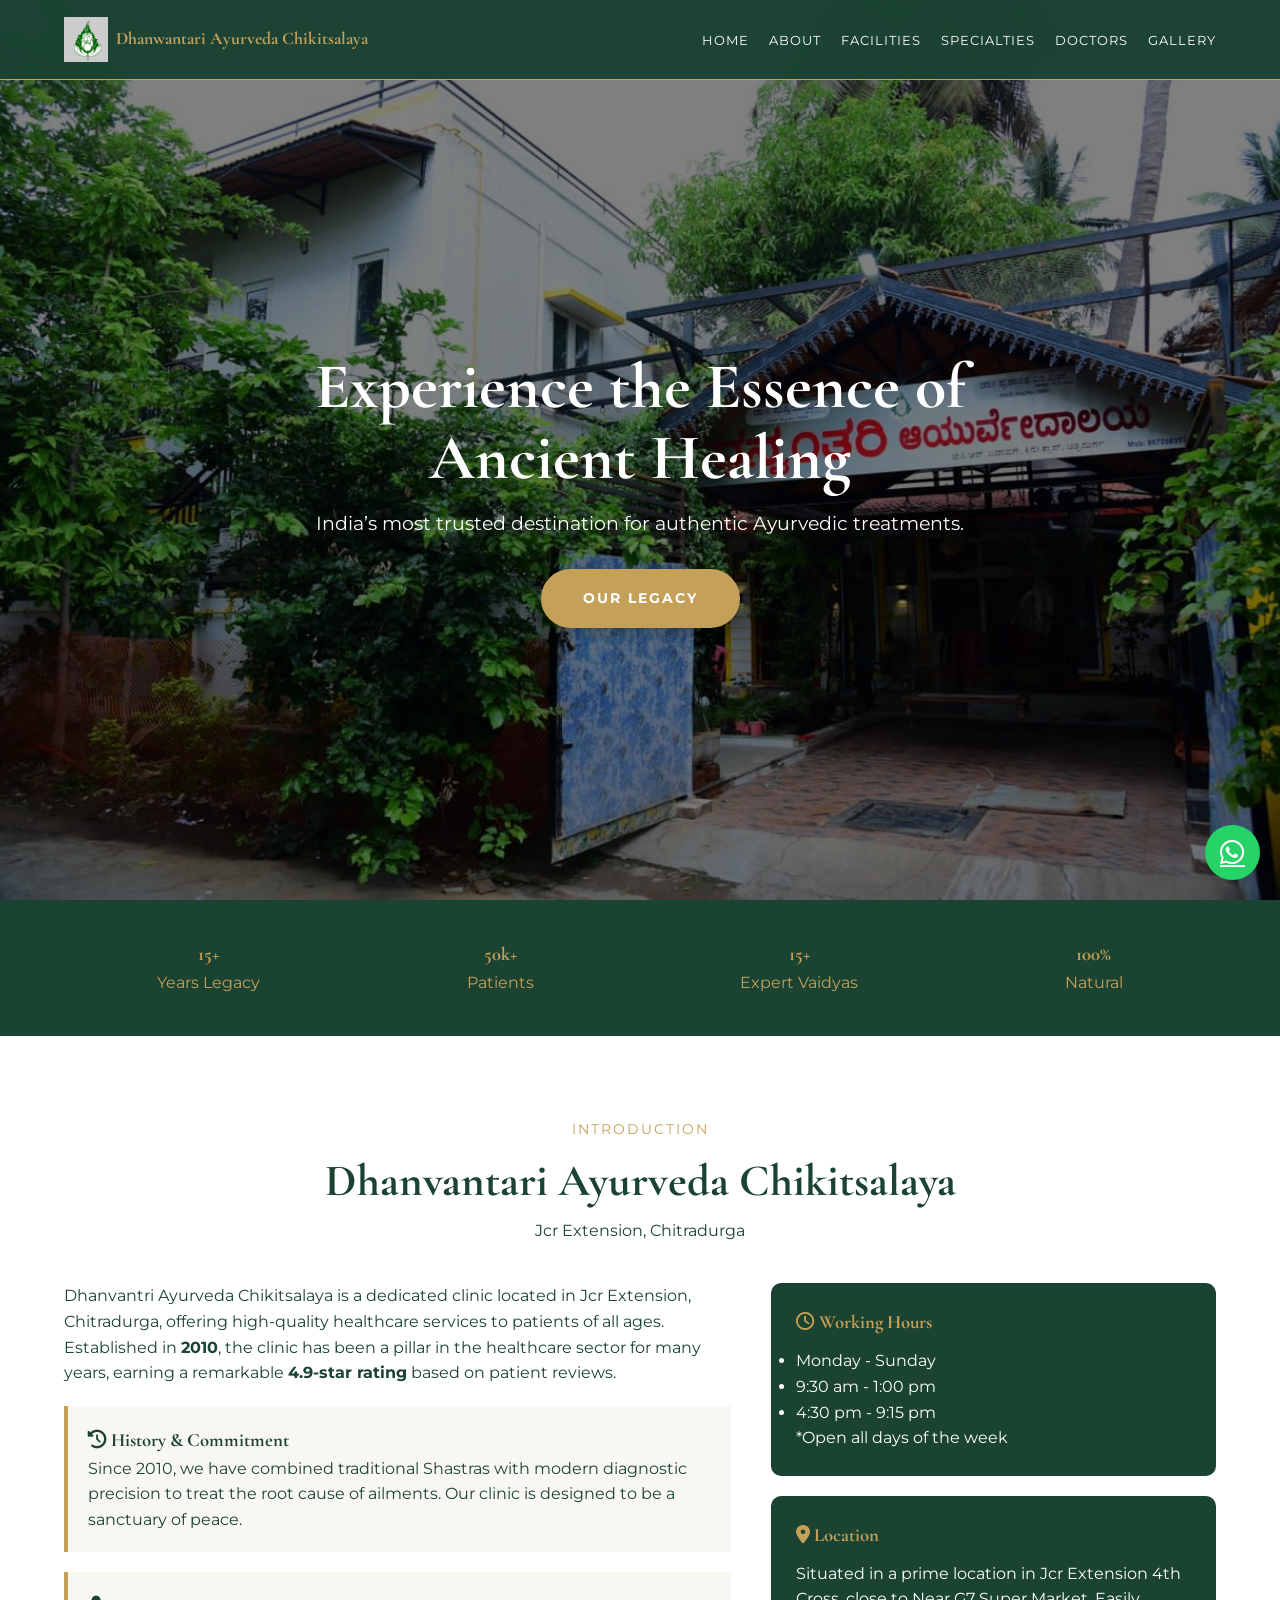
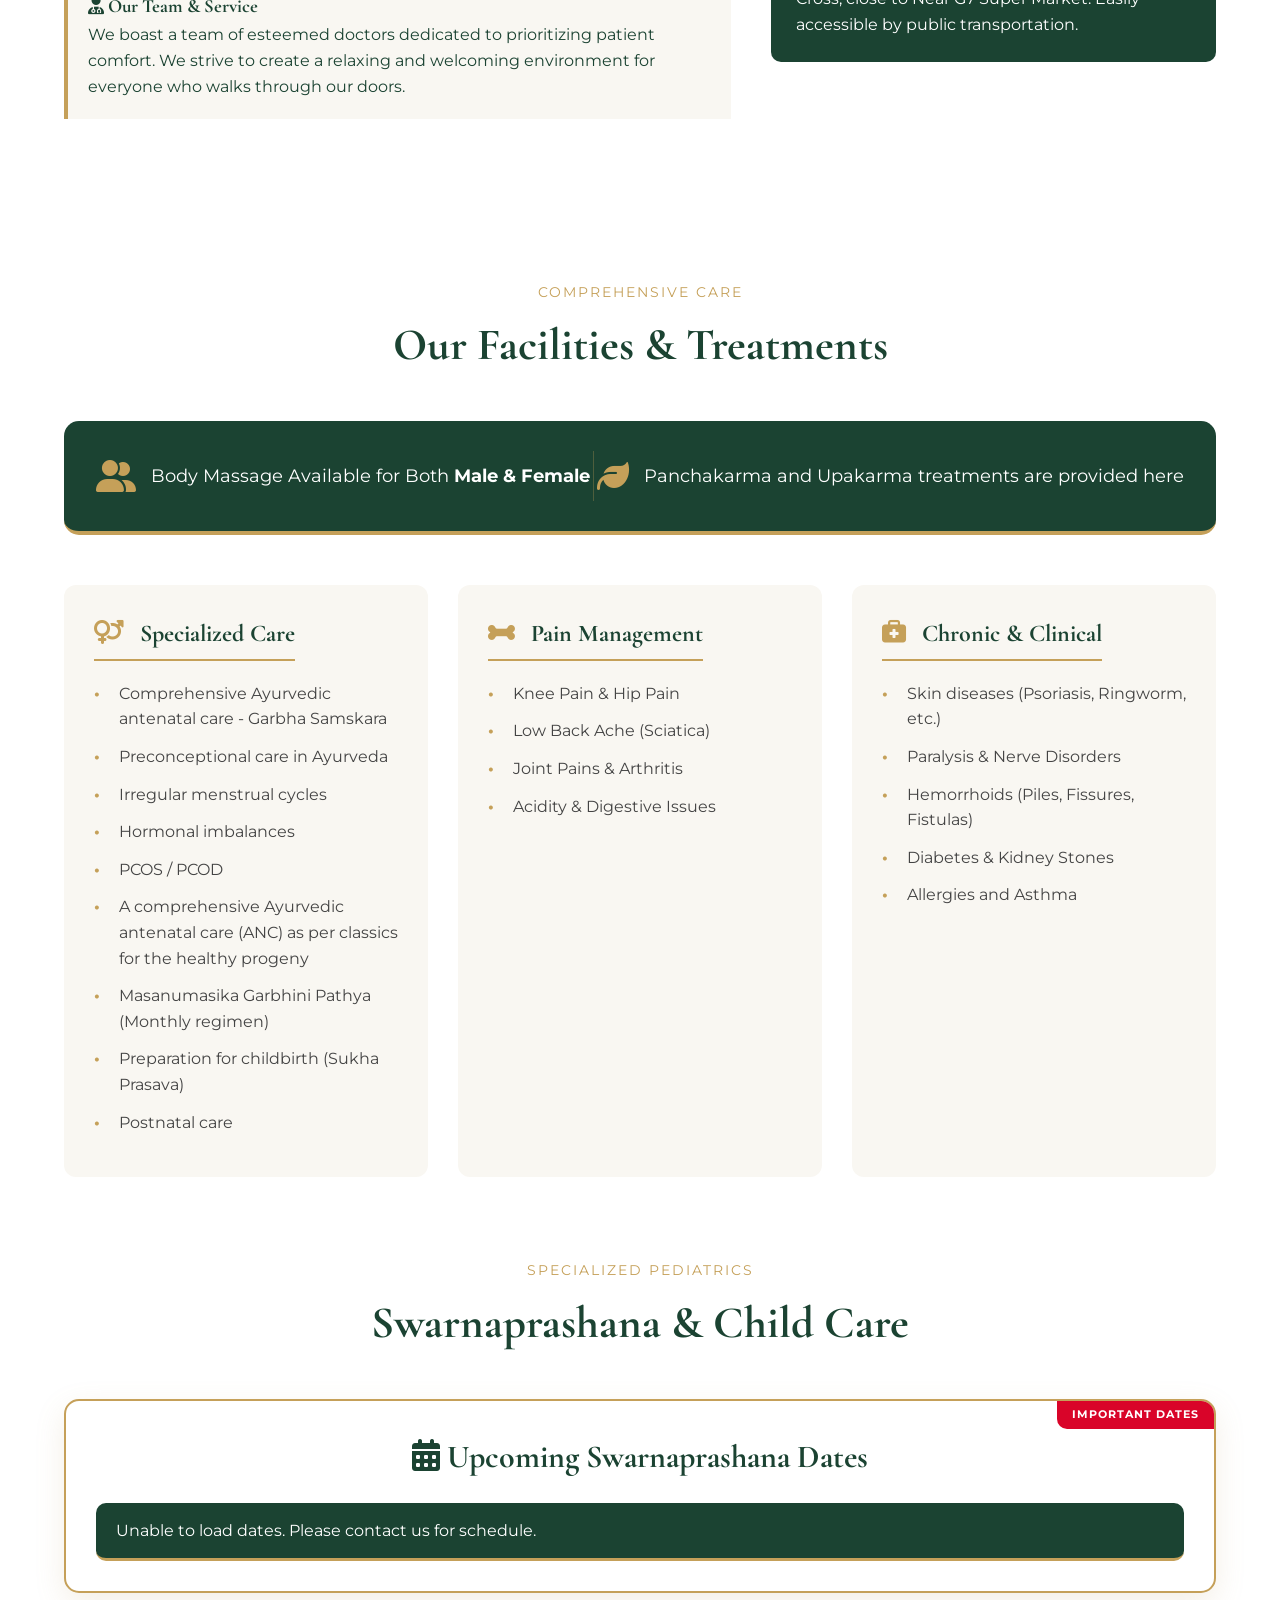
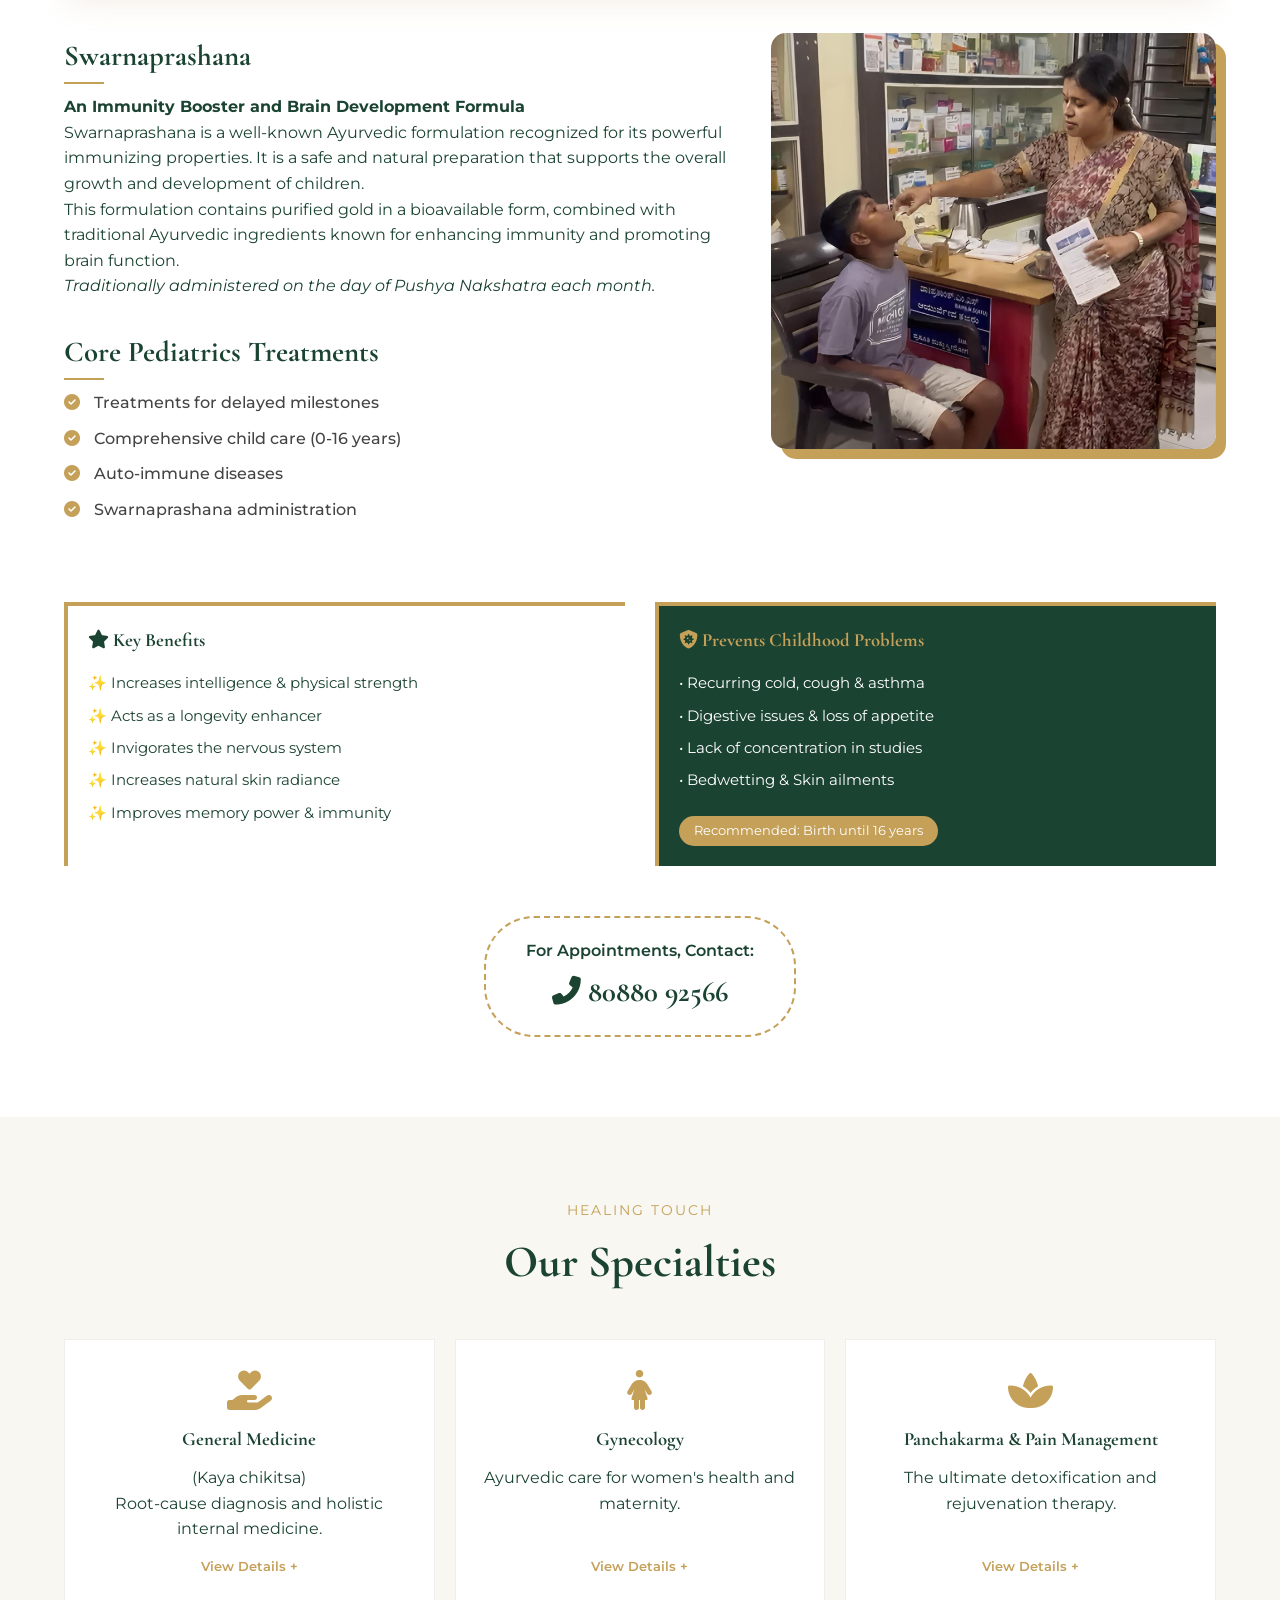
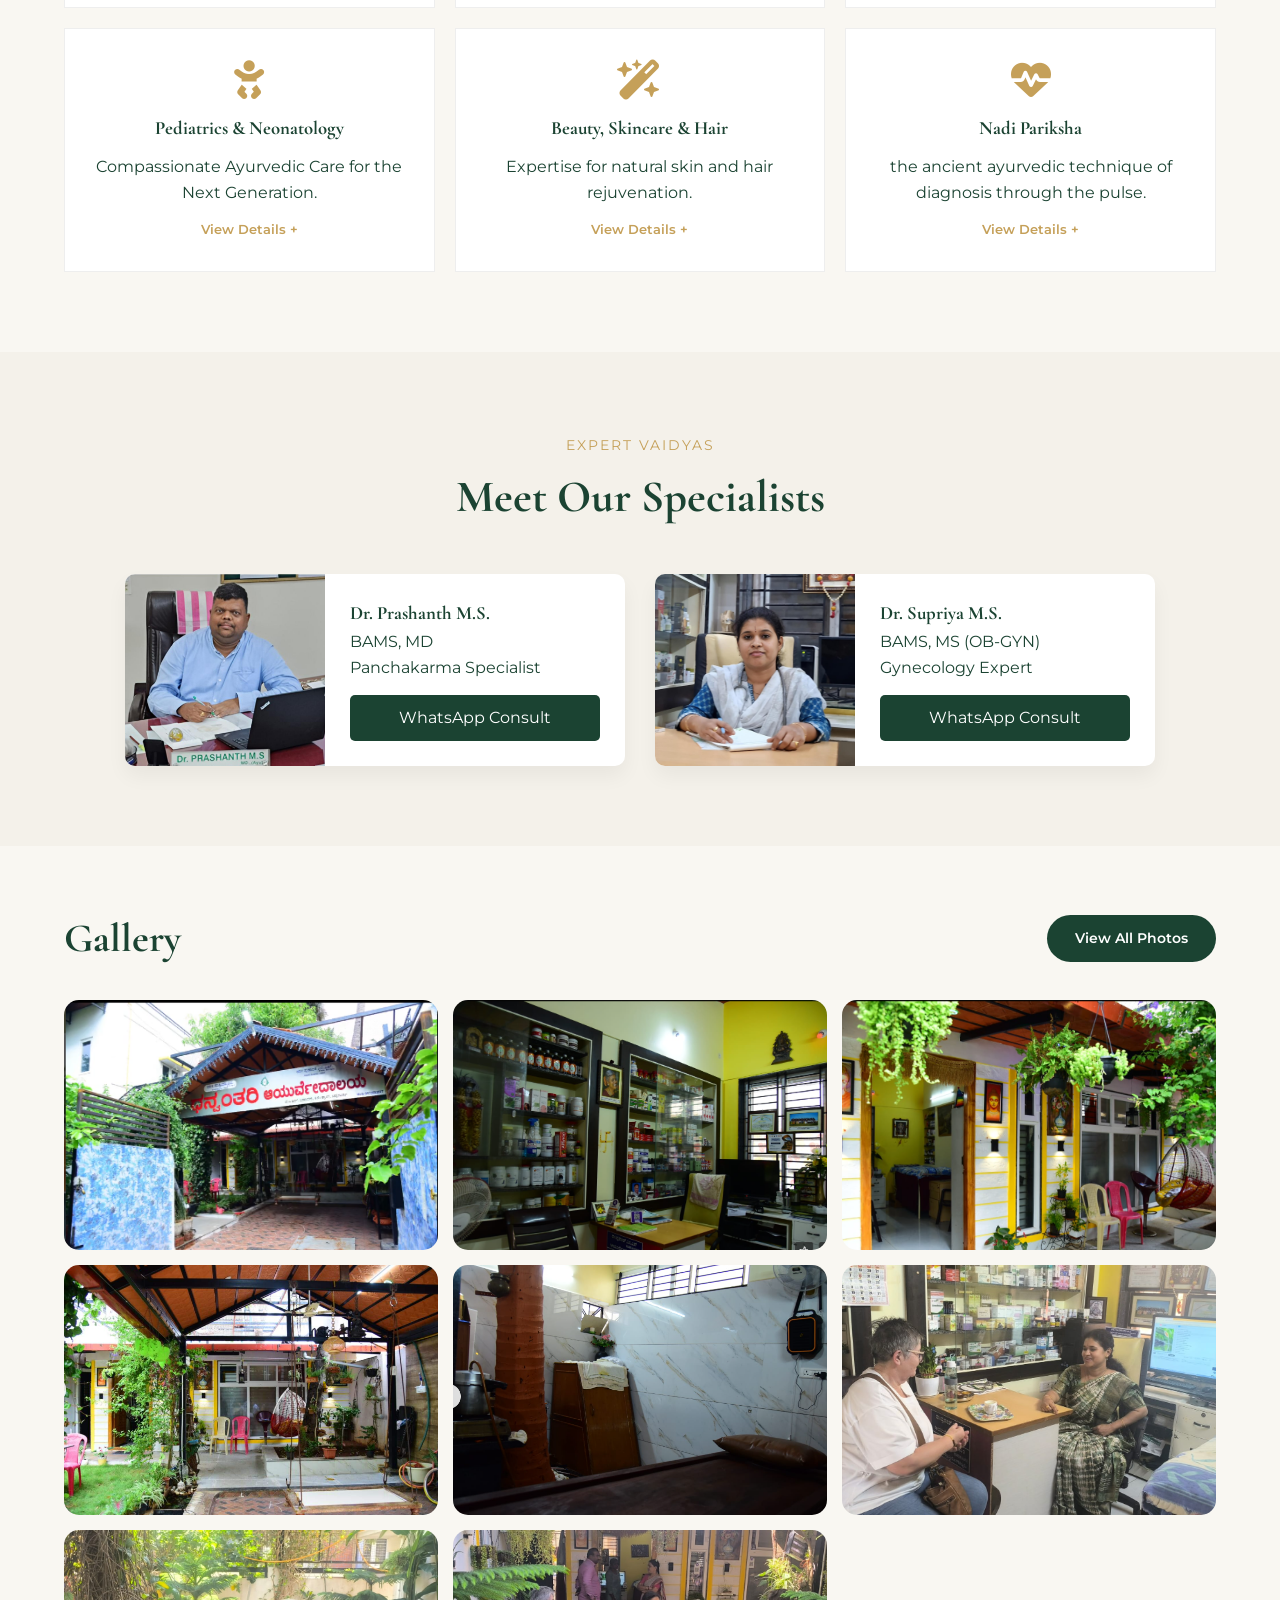
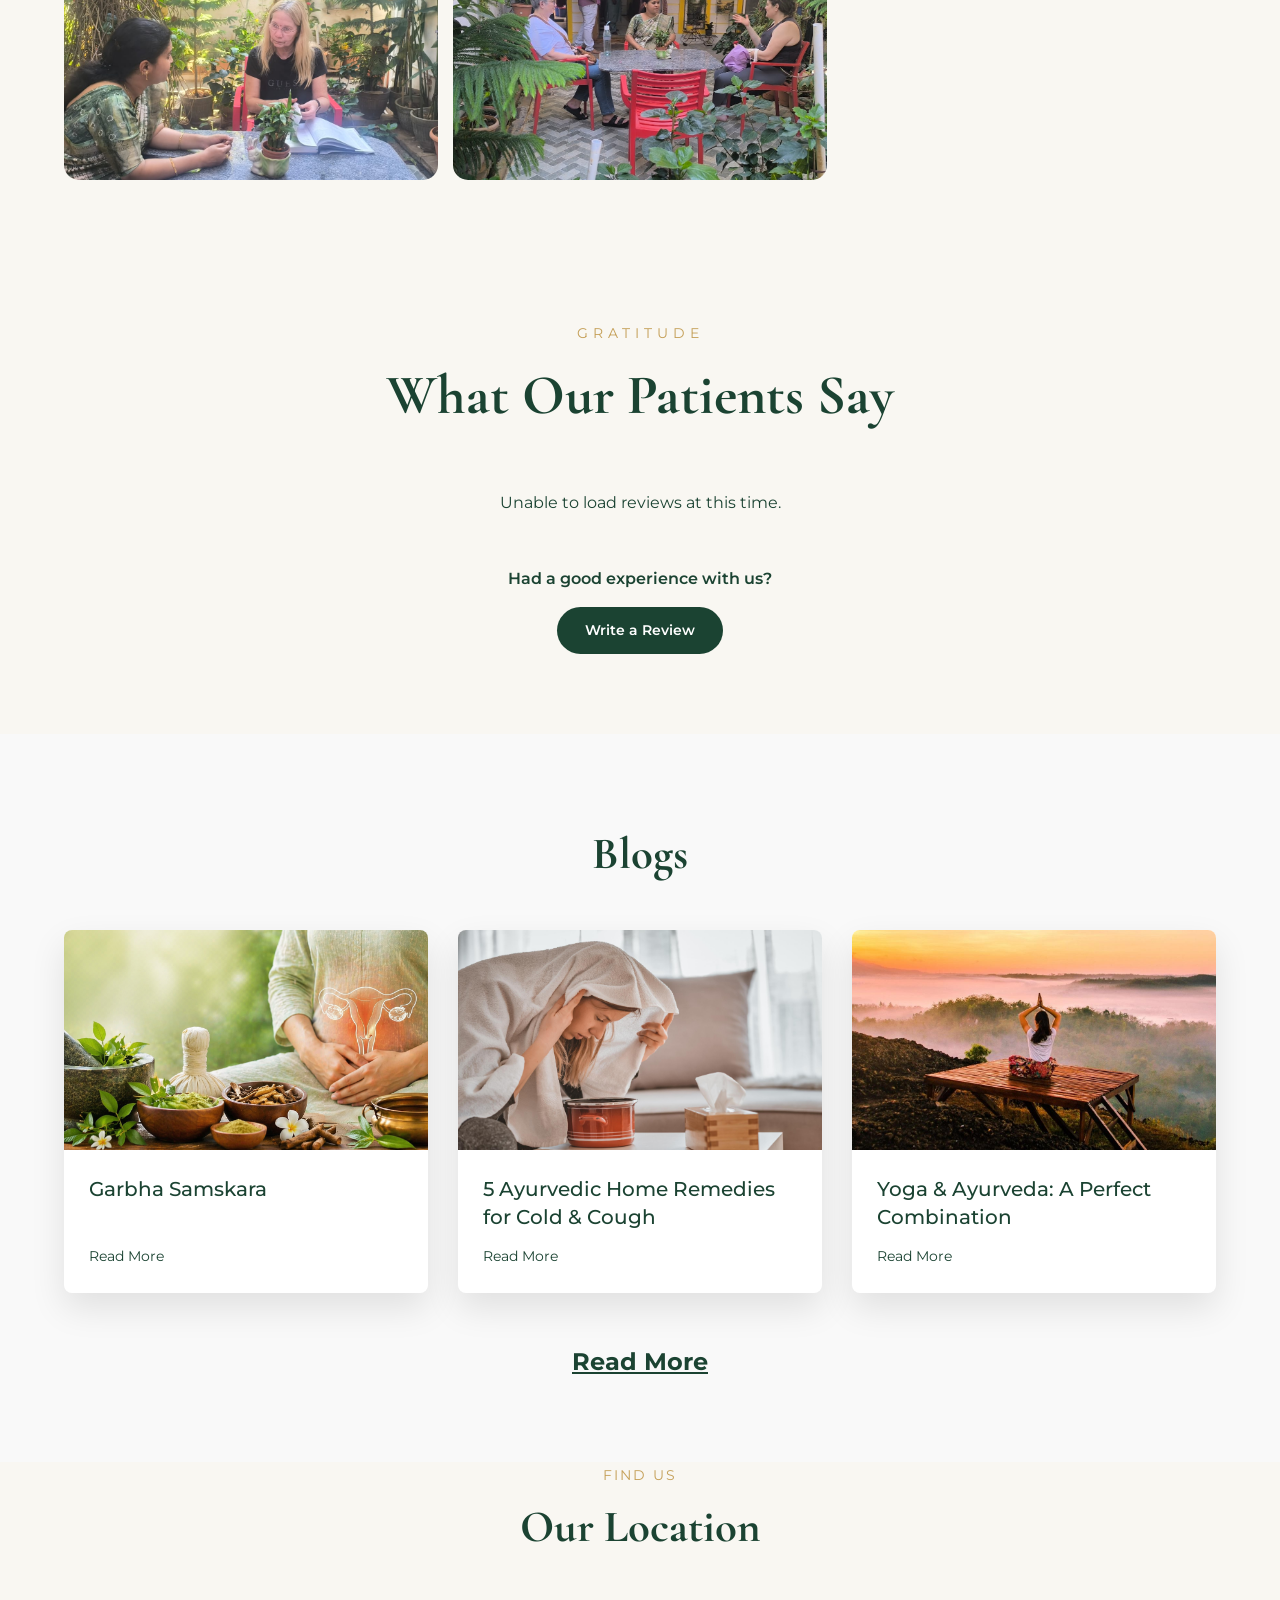
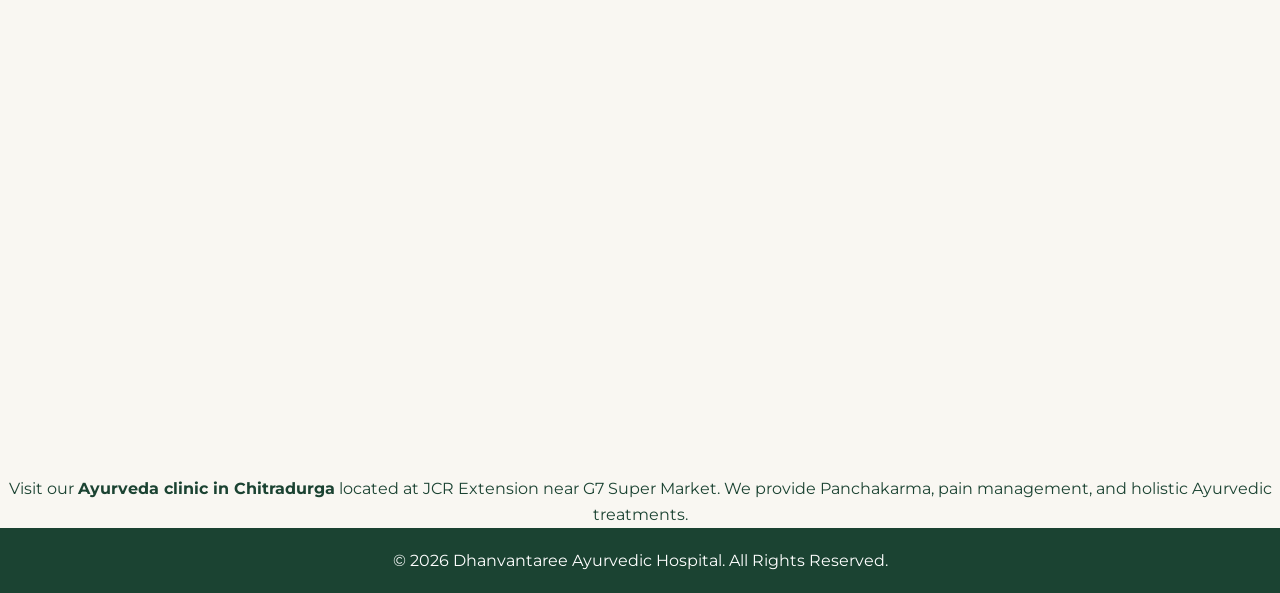
<file: index.html>
<!DOCTYPE html>
<html lang="en">
<head>
    <meta charset="UTF-8">
    <meta name="viewport" content="width=device-width, initial-scale=1.0, maximum-scale=1.0, user-scalable=no">
    <title>Dhanwantari Ayurveda Chikitsalaya | Ayurveda Clinic in Chitradurga</title>

<meta name="description" content="Top-rated Ayurveda clinic in Chitradurga offering Panchakarma, pain management, gynecology, and child care treatments. Book your consultation today.">

<meta name="keywords" content="Ayurveda clinic Chitradurga, Panchakarma Chitradurga, Ayurvedic doctor Chitradurga, best ayurvedic hospital Karnataka">

<meta name="robots" content="index, follow">
<meta name="author" content="Dhanwantari Ayurveda Chikitsalaya">

<!-- Open Graph (for sharing) -->
<meta property="og:title" content="Dhanwantari Ayurveda Chikitsalaya Clinic in Chitradurga">
<meta property="og:description" content="Authentic Ayurvedic treatments with expert doctors. Panchakarma, child care, and more.">
<meta property="og:image" content="dhanwantariayurvedachikitsalaya.in/image/logo.jpeg">
<meta property="og:url" content="dhanwantariayurvedachikitsalaya.in">
<meta property="og:type" content="website">
    <script type="application/ld+json">
{
  "@context": "https://schema.org",
  "@type": "MedicalClinic",
  "name": "Dhanwantari Ayurveda Chikitsalaya",
  "image": "https://dhanwantariayurvedachikitsalaya.in/image/logo.jpeg",
  "url": "https://dhanwantariayurvedachikitsalaya.in/",
  "telephone": "+91-8088092566",
  "address": {
    "@type": "PostalAddress",
    "streetAddress": "JCR Extension 4th Cross",
    "addressLocality": "Chitradurga",
    "addressRegion": "Karnataka",
    "postalCode": "577501",
    "addressCountry": "India"
  },
  "openingHours": "Mo-Su 09:30-13:00,16:30-21:15",
  "aggregateRating": {
    "@type": "AggregateRating",
    "ratingValue": "4.9",
    "reviewCount": "500"
  }
}
</script>
    <!-- Fonts -->
    <link href="https://fonts.googleapis.com/css2?family=Cormorant+Garamond:wght@600;700&family=Montserrat:wght@300;400;600&display=swap" rel="stylesheet">
    
    <!-- Icons & Animations -->
    <link rel="stylesheet" href="https://cdnjs.cloudflare.com/ajax/libs/font-awesome/6.4.0/css/all.min.css">
    <link href="https://unpkg.com/aos@2.3.1/dist/aos.css" rel="stylesheet">
    <link rel="icon" href="/image/favicon_48.png" type="image/png">
    <link rel="stylesheet" href="style.css">
</head>
<body>

    <!-- Lightbox Modal -->
    <div id="lightbox" class="lightbox">
        <span class="close-lightbox">&times;</span>
        <div class="lightbox-wrapper">
            <img class="lightbox-content" id="lightbox-img">
        </div>
    </div>

    <!-- Floating WhatsApp -->
    <a href="https://wa.me/919448534116?text=Hi%20I%20want%20to%20book%20a%20slot" class="whatsapp-float" target="_blank">
        <i class="fab fa-whatsapp"></i>
    </a>

    <!-- Navbar -->
<!-- Navbar -->
<nav class="navbar">
    <div class="nav-container">
        <div class="logo-wrapper">
            <img src="image/logo.jpeg" alt="Logo" class="nav-logo-img">
            <div class="logo-text">Dhanwantari Ayurveda Chikitsalaya</div>
        </div>
        <ul class="nav-links">
            <li><a href="#home">Home</a></li>
            <li><a href="#about">About</a></li>
            <li><a href="#facilities">Facilities</a></li> <!-- NEW LINK ADDED HERE -->
            <li><a href="#specialties">Specialties</a></li>
            <li><a href="#doctors">Doctors</a></li>
            <li><a href="#gallery">Gallery</a></li>
        </ul>
        <div class="hamburger">
            <span></span><span></span><span></span>
        </div>
    </div>
</nav>

    <!-- Hero Section -->
<!-- Hero Section -->
    <section id="home" class="hero">
        <!-- Overlay is now handled by the CSS linear-gradient for better performance -->
        <div class="hero-content" data-aos="fade-up">
            <h1>Experience the Essence of <br><span>Ancient Healing</span></h1>
            <p>India’s most trusted destination for authentic Ayurvedic treatments.</p>
            <!-- BUTTON HERE -->
            <a href="#about" class="btn-primary">Our Legacy</a>
        </div>
    </section>
    <!-- Statistics Bar -->
    <section class="stats-bar">
        <div class="stat-item" data-aos="zoom-in"><h3>15+</h3><p>Years Legacy</p></div>
        <div class="stat-item" data-aos="zoom-in" data-aos-delay="100"><h3>50k+</h3><p>Patients</p></div>
        <div class="stat-item" data-aos="zoom-in" data-aos-delay="200"><h3>15+</h3><p>Expert Vaidyas</p></div>
        <div class="stat-item" data-aos="zoom-in" data-aos-delay="300"><h3>100%</h3><p>Natural</p></div>
    </section>

    <!-- About Section -->
    <section id="about" class="about-info">
        <div class="container">
            <div class="section-title" data-aos="fade-up">
                <span>Introduction</span>
                <h2>Dhanvantari Ayurveda Chikitsalaya</h2>
                <p class="subtitle-text">Jcr Extension, Chitradurga</p>
            </div>

            <div class="about-text-grid">
                <div class="about-main" data-aos="fade-right">
                    <p>Dhanvantri Ayurveda Chikitsalaya is a dedicated clinic located in Jcr Extension, Chitradurga, offering high-quality healthcare services to patients of all ages. Established in <strong>2010</strong>, the clinic has been a pillar in the healthcare sector for many years, earning a remarkable <strong>4.9-star rating</strong> based on patient reviews.</p>
                    
                    <div class="info-box">
                        <h3><i class="fas fa-history"></i> History & Commitment</h3>
                        <p>Since 2010, we have combined traditional Shastras with modern diagnostic precision to treat the root cause of ailments. Our clinic is designed to be a sanctuary of peace.</p>
                    </div>

                    <div class="info-box">
                        <h3><i class="fas fa-user-md"></i> Our Team & Service</h3>
                        <p>We boast a team of esteemed doctors dedicated to prioritizing patient comfort. We strive to create a relaxing and welcoming environment for everyone who walks through our doors.</p>
                    </div>
                </div>

                <div class="about-side" data-aos="fade-left">
                    <div class="timing-card">
                        <h3><i class="far fa-clock"></i> Working Hours</h3>
                        <ul>
                            <li><span>Monday - Sunday</span></li>
                            <li class="time-slot">9:30 am - 1:00 pm</li>
                            <li class="time-slot">4:30 pm - 9:15 pm</li>
                        </ul>
                        <p class="small-text">*Open all days of the week</p>
                    </div>

                    <div class="location-card">
                        <h3><i class="fas fa-map-marker-alt"></i> Location</h3>
                        <p>Situated in a prime location in Jcr Extension 4th Cross, close to Near G7 Super Market. Easily accessible by public transportation.</p>
                    </div>
                </div>
            </div>
        </div>
    </section>
<!-- Facilities & Treatments Section -->
<section id="facilities" class="facilities-section">
    <div class="container">
        <div class="section-title" data-aos="fade-up">
            <span>Comprehensive Care</span>
            <h2>Our Facilities & Treatments</h2>
        </div>

        <!-- General Facilities Banner -->
        <div class="facilities-banner" data-aos="zoom-in">
            <div class="banner-item">
                <i class="fas fa-user-friends"></i>
                <p>Body Massage Available for Both <strong>Male & Female</strong></p>
            </div>
            <div class="banner-divider"></div>
            <div class="banner-item">
                <i class="fas fa-leaf"></i>
                <p>Panchakarma and Upakarma treatments are provided here</p>
            </div>
        </div>

        <!-- Treatments Grid -->
        <div class="treatments-grid">
            <div class="treatment-category" data-aos="fade-right">
                <h3><i class="fas fa-venus-mars"></i> Specialized Care</h3>
                <ul>
                    <li>Comprehensive Ayurvedic antenatal care - Garbha Samskara</li>
                    <li>Preconceptional care in Ayurveda</li>
                    <li>Irregular menstrual cycles</li>
                    <li>Hormonal imbalances</li>
                    <li>PCOS / PCOD</li>
                    <li>A comprehensive Ayurvedic antenatal care (ANC) as per classics for the healthy progeny</li>
                    <li>Masanumasika Garbhini Pathya (Monthly regimen)</li>
                    <li>Preparation for childbirth (Sukha Prasava)</li>
                    <li>Postnatal care</li>
                </ul>
            </div>
            <div class="treatment-category" data-aos="fade-up">
                <h3><i class="fas fa-bone"></i> Pain Management</h3>
                <ul>
                    <li>Knee Pain & Hip Pain</li>
                    <li>Low Back Ache (Sciatica)</li>
                    <li>Joint Pains & Arthritis</li>
                    <li>Acidity & Digestive Issues</li>
                </ul>
            </div>
<div class="treatment-category" data-aos="fade-left">
                <h3><i class="fas fa-briefcase-medical "></i> Chronic & Clinical</h3>
                <ul>
                    <li>Skin diseases (Psoriasis, Ringworm, etc.)</li>
                    <li>Paralysis & Nerve Disorders</li>
                    <li>Hemorrhoids (Piles, Fissures, Fistulas)</li>
                    <li>Diabetes & Kidney Stones</li>
                    <li>Allergies and Asthma</li>
                </ul>
            </div>
        </div>

        <!-- NEW: Pediatrics & Swarnaprashana Integration -->
<div class="pediatrics-highlight" style="margin-top: 80px;">
    <div class="section-title" data-aos="fade-up">
        <span>Specialized Pediatrics</span>
        <h2>Swarnaprashana & Child Care</h2>
    </div>

    <!-- Highlighted Dates Notice -->
    <div class="swarnaprashana-dates" data-aos="zoom-in">
        <h3><i class="fas fa-calendar-alt"></i> Upcoming Swarnaprashana Dates</h3>
        <ul id="dateList">
            <li>Loading schedule...</li>
        </ul>
    </div>
            <div class="about-text-grid">
                <div class="about-main" data-aos="fade-right">
                    <h3 class="column-title">Swarnaprashana</h3>
                    <p><strong>An Immunity Booster and Brain Development Formula</strong></p>
                    <p>Swarnaprashana is a well-known Ayurvedic formulation recognized for its powerful immunizing properties. It is a safe and natural preparation that supports the overall growth and development of children.</p>
                    <p>This formulation contains purified gold in a bioavailable form, combined with traditional Ayurvedic ingredients known for enhancing immunity and promoting brain function.</p>
                    <p><em>Traditionally administered on the day of Pushya Nakshatra each month.</em></p>
                    
                    <h3 class="column-title" style="margin-top: 30px;">Core Pediatrics Treatments</h3>
                    <ul class="check-list-custom">
                        <li><i class="fas fa-check-circle"></i> Treatments for delayed milestones</li>
                        <li><i class="fas fa-check-circle"></i> Comprehensive child care (0-16 years)</li>
                        <li><i class="fas fa-check-circle"></i> Auto-immune diseases</li>
                        <li><i class="fas fa-check-circle"></i> Swarnaprashana administration</li>
                    </ul>
                </div>
                <div class="about-side" data-aos="fade-left">
                    <img src="image/s.jpeg" alt="Child Health" style="width:100%; border-radius:15px; box-shadow: 10px 10px 0 var(--gold);">
                </div>
            </div>

            <div class="benefits-prevention-grid" style="margin-top: 50px; display: grid; grid-template-columns: 1fr 1fr; gap: 30px;">
                <!-- Benefits -->
                <div class="info-box" style="background: #fff; border-top: 4px solid var(--gold);">
                    <h3 style="font-family: 'Cormorant Garamond', serif; color: var(--forest-green);"><i class="fas fa-star"></i> Key Benefits</h3>
                    <ul style="list-style:none; padding: 0; margin-top: 15px;">
                        <li>✨ Increases intelligence & physical strength</li>
                        <li>✨ Acts as a longevity enhancer</li>
                        <li>✨ Invigorates the nervous system</li>
                        <li>✨ Increases natural skin radiance</li>
                        <li>✨ Improves memory power & immunity</li>
                    </ul>
                </div>
                <!-- Prevention -->
                <div class="info-box" style="background: var(--forest-green); color: white; border-top: 4px solid var(--gold);">
                    <h3 style="font-family: 'Cormorant Garamond', serif; color: var(--gold);"><i class="fas fa-shield-virus"></i> Prevents Childhood Problems</h3>
                    <ul style="list-style:none; padding: 0; margin-top: 15px;">
                        <li>• Recurring cold, cough & asthma</li>
                        <li>• Digestive issues & loss of appetite</li>
                        <li>• Lack of concentration in studies</li>
                        <li>• Bedwetting & Skin ailments</li>
                    </ul>
                    <div class="age-tag" style="background: var(--gold); color: white; display: inline-block; padding: 5px 15px; border-radius: 20px; margin-top: 15px; font-size: 0.8rem;">
                        Recommended: Birth until 16 years
                    </div>
                </div>
            </div>
        </div>

        <!-- Appointment CTA (Now remains at the bottom) -->
        <div class="appointment-cta" data-aos="flip-up">
            <div class="cta-box">
                <p>For Appointments, Contact:</p>
                <a href="tel:+918088092566" class="phone-link"><i class="fas fa-phone-alt"></i> 80880 92566</a>
            </div>
        </div>
    </div>
</section>
    <!-- Specialties Section -->
    <section id="specialties" class="specialties">
        <div class="section-title">
            <span>Healing Touch</span>
            <h2>Our Specialties</h2>
        </div>
        <div class="spec-grid">
            <a href="general-medicine.html" class="spec-card">
                <i class="fas fa-hand-holding-heart"></i>
                <h3>General Medicine</h3>
                <p>(Kaya chikitsa)</p>
                <p>Root-cause diagnosis and holistic internal medicine.</p>
                <span class="read-more">View Details +</span>
            </a>
            <a href="gynecology.html" class="spec-card">
                <i class="fas fa-female"></i>
                <h3>Gynecology</h3>
                <p>Ayurvedic care for women's health and maternity.</p>
                <span class="read-more">View Details +</span>
            </a>
            <a href="specialty-panchakarma.html" class="spec-card">
                <i class="fas fa-spa"></i>
                <h3>Panchakarma & Pain Management</h3>
                <p>The ultimate detoxification and rejuvenation therapy.</p>
                <span class="read-more">View Details +</span>
            </a>
            <a href="pediatrics-and-neonatology.html" class="spec-card">
                <i class="fas fa-baby"></i>
                <h3>Pediatrics & Neonatology</h3>
                <p>Compassionate Ayurvedic Care for the Next Generation.</p>
                <span class="read-more">View Details +</span>
            </a>
            <a href="beauty-skincare-hairtreatment.html" class="spec-card">
                <i class="fas fa-wand-magic-sparkles"></i>
                <h3>Beauty, Skincare & Hair</h3>
                <p>Expertise for natural skin and hair rejuvenation.</p>
                <span class="read-more">View Details +</span>
            </a>
            <a href="nadi-pariksha.html" class="spec-card">
                <i class="fas fa-heartbeat"></i>
                <h3>Nadi Pariksha</h3>
                <p>the ancient ayurvedic technique of diagnosis through the pulse.</p>
                <span class="read-more">View Details +</span>
            </a>
        </div>
    </section>

    <!-- Doctors Section -->
    <section id="doctors" class="doctors">
        <div class="section-title">
            <span>Expert Vaidyas</span>
            <h2>Meet Our Specialists</h2>
        </div>
        <div class="doc-wrapper">
            <div class="doc-card" data-aos="fade-up">
                <div class="doc-img">
                    <img src="image/8.jpeg" alt="Doctor 1">
                </div>
                <div class="doc-info">
                    <h3>Dr. Prashanth M.S.</h3>
                    <p class="degree">BAMS, MD </p>
                    <p class="spec-desc">Panchakarma Specialist</p>
                    <a href="https://wa.me/919480010062?text=Hi%20I%20want%20to%20book%20a%20slot" class="consult-btn">WhatsApp Consult</a>
                </div>
            </div>
            <div class="doc-card" data-aos="fade-up" data-aos-delay="200">
                <div class="doc-img">
                    <img src="image/d.jpeg" alt="Doctor 2">
                </div>
                <div class="doc-info">
                    <h3>Dr. Supriya M.S.</h3>
                    <p class="degree">BAMS, MS (OB-GYN)</p>
                    <p class="spec-desc">Gynecology Expert</p>
                    <a href="https://wa.me/919480010072?text=Hi%20I%20want%20to%20book%20a%20slot" class="consult-btn">WhatsApp Consult</a>
                </div>
            </div>
        </div>
    </section>

<!-- Gallery Section -->
    <section id="gallery" class="gallery">
        <div class="gallery-header">
            <h2>Gallery</h2>
            <a href="gallery.html" class="view-pill">View All Photos</a>
        </div>
        
        <div class="mosaic-grid">
            <div class="m-item tall"><img src="image/1.png" class="gallery-item" alt="Clinic Entrance"></div>
            <div class="m-item"><img src="image/3.png" class="gallery-item"></div>
            <div class="m-item"><img src="image/4.png" class="gallery-item"></div>
            <div class="m-item"><img src="image/5.png" class="gallery-item"></div>
            <div class="m-item"><img src="image/6.png" class="gallery-item"></div>
            <div class="m-item"><img src="image/16.jpeg" class="gallery-item"></div>
            <div class="m-item"><img src="image/15.jpeg" class="gallery-item"></div>
            <div class="m-item"><img src="image/18.jpeg" class="gallery-item"></div>
            <!-- Add more images as needed -->
        </div>
    </section>
<!-- Testimonials Section -->
<!-- Testimonials Section -->
<section class="testimonials">
    <div class="section-title">
        <span style="letter-spacing: 5px;">GRATITUDE</span>
        <h2 style="font-size: 3.5rem;">What Our Patients Say</h2>
    </div>

    <!-- The container where JavaScript will inject the cards -->
    <div class="testimonial-grid" id="testimonialContainer">
        <p style="text-align: center; grid-column: 1/-1;">Loading stories of healing...</p>
    </div>

    <!-- Your Google Form Link goes here -->
    <div style="text-align: center; margin-top: 50px;">
        <p style="margin-bottom: 15px; color: var(--forest-green); font-weight: 600;">Had a good experience with us?</p>
        <a href="https://docs.google.com/forms/d/e/1FAIpQLSdQ8ttHqjkexuFNSmGcOxBBiNTSlif7FP5lNt51jEHuHrMjRg/viewform?usp=dialog" target="_blank" class="view-pill">Write a Review</a>
    </div>
</section>
<!-- Blogs Section -->
    <section id="blogs" class="blogs">
        <div class="section-title">
            <h2 style="color: #1B4332;">Blogs</h2> <!-- Specific Blue from your image -->
        </div>

        <div class="blog-grid">
            <!-- Card 1 -->
            <article class="blog-post-card" data-aos="fade-up">
                <div class="blog-post-img">
                    <img src="image/G.png" alt="Garbha Samskara">
                </div>
                <div class="blog-post-content">
                    <h3>Garbha Samskara</h3>
                    <a href="blog-1st.html" class="post-read-more">Read More</a>
                </div>
            </article>

            <!-- Card 2 -->
            <article class="blog-post-card" data-aos="fade-up" data-aos-delay="100">
                <div class="blog-post-img">
                    <img src="image/c.jpg" alt="Kidney Stones">
                </div>
                <div class="blog-post-content">
                    <h3>5 Ayurvedic Home Remedies for Cold & Cough</h3>
                    <a href="blog-2nd.html" class="post-read-more">Read More</a>
                </div>
            </article>

            <!-- Card 3 -->
            <article class="blog-post-card" data-aos="fade-up" data-aos-delay="200">
                <div class="blog-post-img">
                    <img src="image/22.jpg" alt="Menstrual Cramps">
                </div>
                <div class="blog-post-content">
                    <h3>Yoga & Ayurveda: A Perfect Combination</h3>
                    <a href="blog-3rd.html" class="post-read-more">Read More</a>
                </div>
            </article>
        </div>

        <!-- Centered Bottom Read More Link -->
        <div class="blog-footer">
            <a href="all-blogs.html" class="main-read-more">Read More</a>
        </div>
    </section>
    <!-- Map Section -->
    <section id="location" class="location">
        <div class="section-title"><span>Find Us</span><h2>Our Location</h2></div>
        <div class="map-box">
            <iframe src="https://www.google.com/maps/embed?pb=!1m18!1m12!1m3!1d2158.8439451164522!2d76.40105959955322!3d14.233902341198027!2m3!1f0!2f0!3f0!3m2!1i1024!2i768!4f13.1!3m3!1m2!1s0x3bba74e48923f4b9%3A0x2ded1959002a73a8!2sDhanwantari%20Ayurveda%20Chikitsalaya!5e0!3m2!1sen!2sin!4v1776270100780!5m2!1sen!2sin" width="100%" height="450" style="border:0;" allowfullscreen="" loading="lazy" referrerpolicy="no-referrer-when-downgrade"></iframe>
        </div>
    </section>
    <p style="text-align:center; margin-top:15px;">
    Visit our <strong>Ayurveda clinic in Chitradurga</strong> located at JCR Extension near G7 Super Market. We provide Panchakarma, pain management, and holistic Ayurvedic treatments.
</p>
    <footer class="footer">
        <p>&copy; 2026 Dhanvantaree Ayurvedic Hospital. All Rights Reserved.</p>
    </footer>

    <script src="https://unpkg.com/aos@2.3.1/dist/aos.js"></script>
    <script src="script.js"></script>
</body>
</html>
</file>
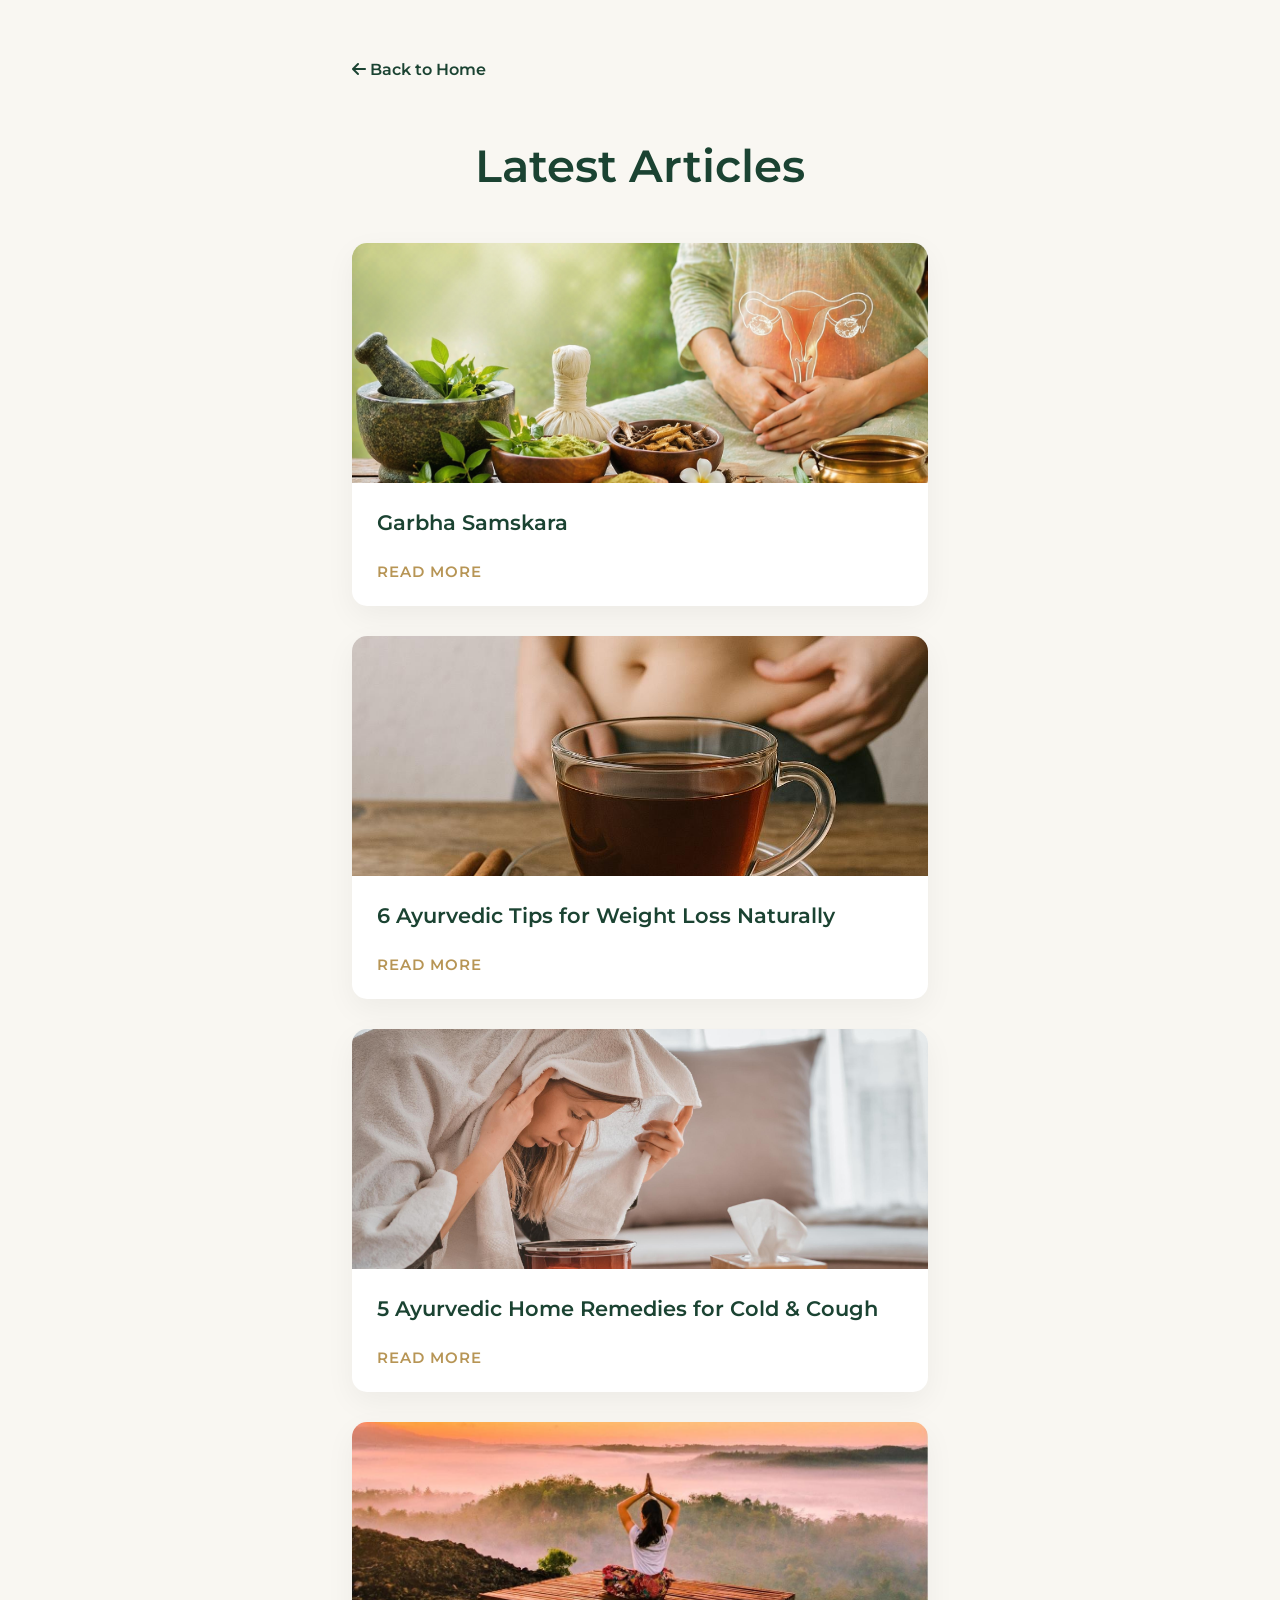
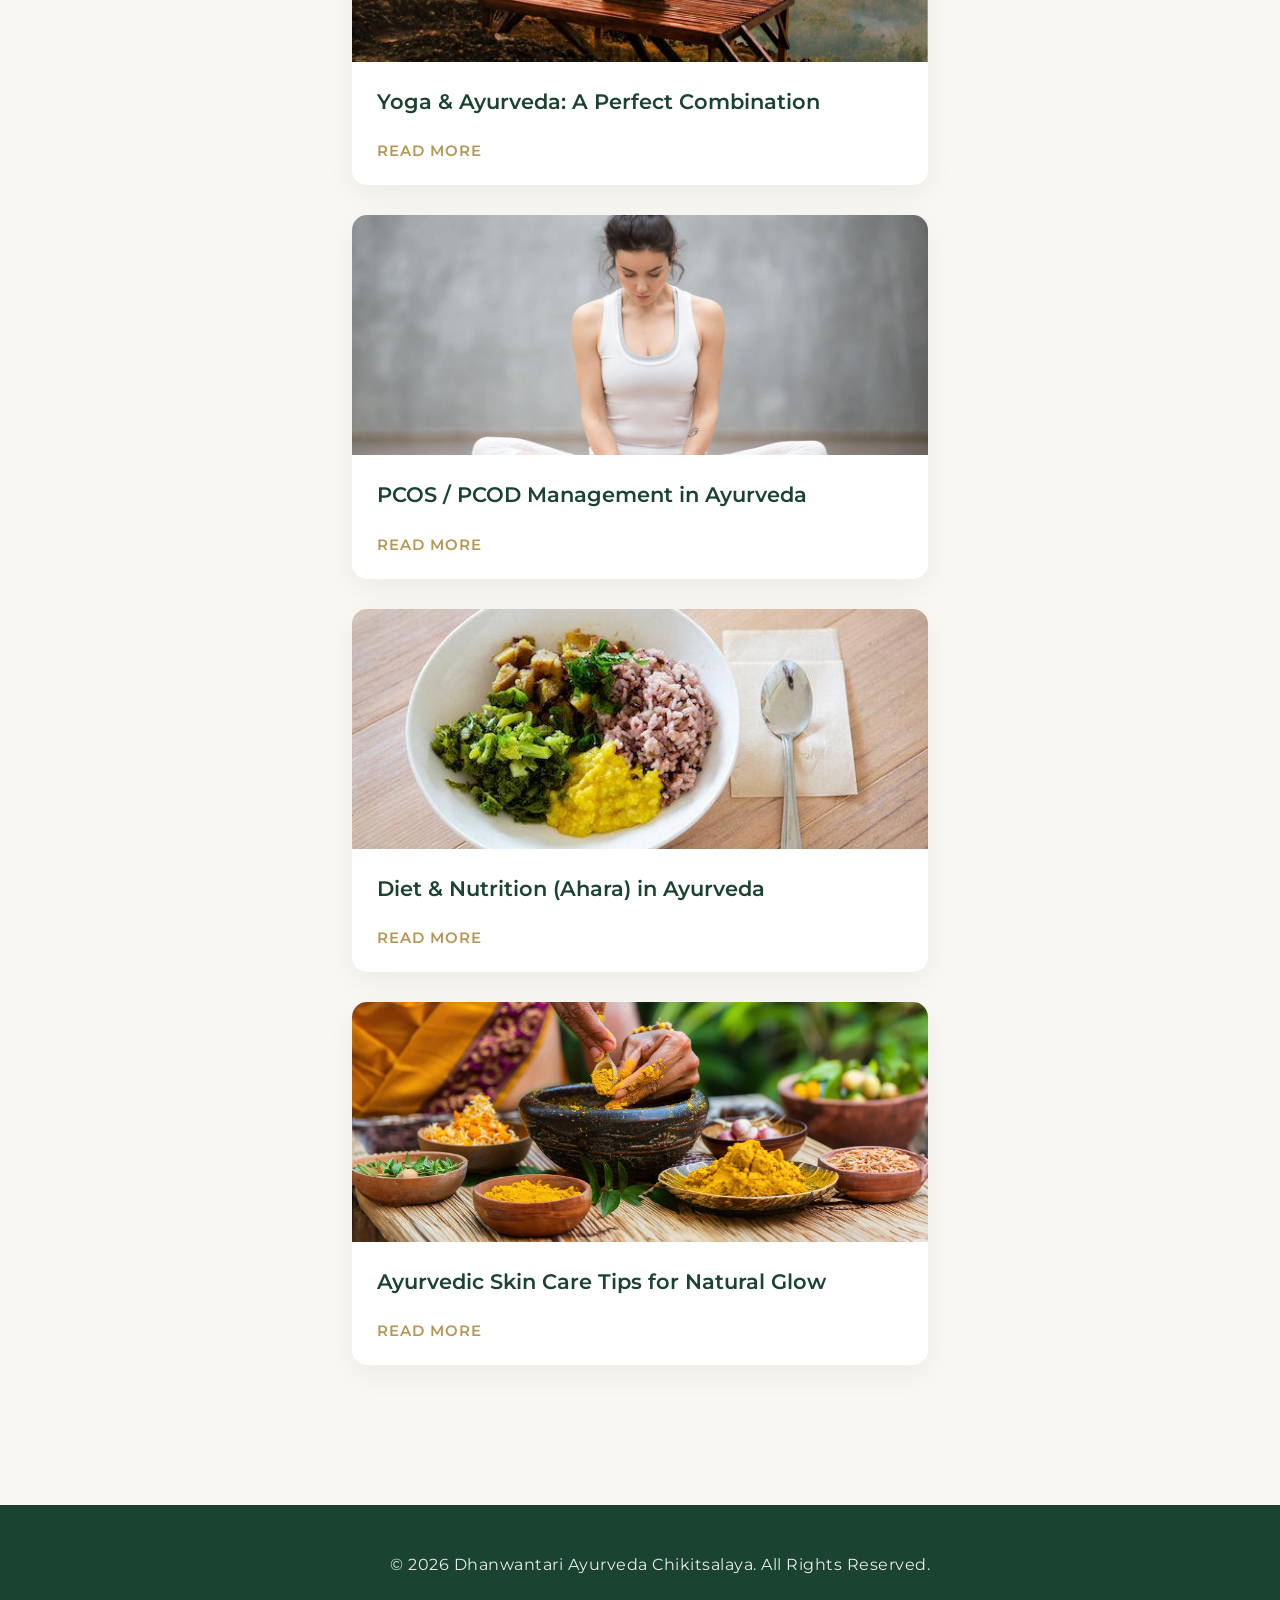
<file: all-blogs.html>
<!DOCTYPE html>
<html lang="en">
<head>
    <meta charset="UTF-8">
    <meta name="viewport" content="width=device-width, initial-scale=1.0">
    <title>All Blogs - Dhanwantari Ayurveda Chikitsalaya</title>
    
    <!-- Fonts -->
    <link href="https://fonts.googleapis.com/css2?family=Montserrat:wght@300;400;500;600&display=swap" rel="stylesheet">
    <link rel="stylesheet" href="https://cdnjs.cloudflare.com/ajax/libs/font-awesome/6.4.0/css/all.min.css">
    
    <style>
        :root {
            --primary-color: #1B4332; /* Forest Green */
            --gold: #B79555;
            --bg-color: #f9f7f2;
            --text-color: #333;
        }

        body {
            font-family: 'Montserrat', sans-serif;
            background-color: var(--bg-color);
            margin: 0;
            padding: 0;
            color: var(--text-color);
            display: flex;
            flex-direction: column;
            min-height: 100vh;
        }

        .container {
            max-width: 1200px;
            margin: 0 auto;
            padding: 60px 20px;
            flex: 1; /* Pushes footer to bottom if content is short */
        }

        .page-title {
            text-align: center;
            margin-bottom: 50px;
            color: var(--primary-color);
            font-size: 2.8rem;
            font-weight: 600;
        }

        /* Back to Home Button */
        .back-home {
            display: inline-block;
            margin-bottom: 30px;
            text-decoration: none;
            color: var(--primary-color);
            font-weight: 600;
            transition: color 0.3s;
        }
        .back-home:hover {
            color: var(--gold);
        }

        /* The Grid Layout */
        .blog-listing-grid {
            display: grid;
            grid-template-columns: repeat(auto-fit, minmax(350px, 1fr));
            gap: 30px;
        }

        /* Card Styling */
        .blog-card {
            background: #fff;
            border-radius: 15px;
            overflow: hidden;
            box-shadow: 0 10px 30px rgba(0, 0, 0, 0.05);
            transition: transform 0.3s ease;
            display: flex;
            flex-direction: column;
        }

        .blog-card:hover {
            transform: translateY(-8px);
        }

        .blog-card-img {
            width: 100%;
            height: 240px;
            object-fit: cover;
        }

        .blog-card-body {
            padding: 25px;
            flex-grow: 1;
            display: flex;
            flex-direction: column;
            justify-content: space-between;
        }

        .blog-card-body h3 {
            margin: 0 0 15px 0;
            font-size: 1.3rem;
            color: var(--primary-color);
            line-height: 1.4;
            font-weight: 600;
        }

        .blog-card-link {
            text-decoration: none;
            color: var(--gold);
            font-size: 0.95rem;
            font-weight: 600;
            text-transform: uppercase;
            letter-spacing: 1px;
            display: inline-block;
            margin-top: 10px;
        }

        .blog-card-link:hover {
            text-decoration: underline;
        }

        /* --- Footer Section (As requested in image) --- */
        .footer {
            background-color: var(--primary-color);
            color: #ffffff;
            padding: 50px 20px;
            text-align: center;
            margin-top: 80px;
            width: 100%;
        }

        .footer p {
            margin: 0;
            font-size: 1rem;
            font-weight: 400;
            letter-spacing: 0.5px;
            opacity: 0.9;
        }

        @media (max-width: 768px) {
            .blog-listing-grid {
                grid-template-columns: 1fr;
            }
            .page-title {
                font-size: 2rem;
            }
        }
    </style>
</head>
<body>

    <div class="container">
        <a href="index.html" class="back-home"><i class="fas fa-arrow-left"></i> Back to Home</a>
        
        <h1 class="page-title">Latest Articles</h1>

        <div class="blog-listing-grid">
            
            <!-- Card 1 -->
             <div class="blog-card">
                <img src="image/G.png" alt="Weight Loss" class="blog-card-img">
                <div class="blog-card-body">
                    <h3>Garbha Samskara</h3>
                    <a href="blog-1st.html" class="blog-card-link">Read More</a>
                </div>
            </div>
            <div class="blog-card">
                <img src="image/19.jpg" alt="Weight Loss" class="blog-card-img">
                <div class="blog-card-body">
                    <h3>6 Ayurvedic Tips for Weight Loss Naturally</h3>
                    <a href="blog-single.html" class="blog-card-link">Read More</a>
                </div>
            </div>

            <!-- Card 2 -->
            <div class="blog-card">
                <img src="image/c.jpg" alt="Cold and Cough" class="blog-card-img">
                <div class="blog-card-body">
                    <h3>5 Ayurvedic Home Remedies for Cold & Cough</h3>
                    <a href="blog-2nd.html" class="blog-card-link">Read More</a>
                </div>
            </div>

            <!-- Card 3 -->
            <div class="blog-card">
                <img src="image/22.jpg" alt="Yoga" class="blog-card-img">
                <div class="blog-card-body">
                    <h3>Yoga & Ayurveda: A Perfect Combination</h3>
                    <a href="blog-3rd.html" class="blog-card-link">Read More</a>
                </div>
            </div>

            <!-- Card 4 -->
            <div class="blog-card">
                <img src="image/26.jpg" alt="PCOS" class="blog-card-img">
                <div class="blog-card-body">
                    <h3>PCOS / PCOD Management in Ayurveda</h3>
                    <a href="blog-4th.html" class="blog-card-link">Read More</a>
                </div>
            </div>

            <!-- Card 5 -->
            <div class="blog-card">
                <img src="image/27.jpg" alt="Diet" class="blog-card-img">
                <div class="blog-card-body">
                    <h3>Diet & Nutrition (Ahara) in Ayurveda</h3>
                    <a href="blog-5th.html" class="blog-card-link">Read More</a>
                </div>
            </div>

            <!-- Card 6 -->
            <div class="blog-card">
                <img src="image/31.jpg" alt="Skin Care" class="blog-card-img">
                <div class="blog-card-body">
                    <h3>Ayurvedic Skin Care Tips for Natural Glow</h3>
                    <a href="blog-6th.html" class="blog-card-link">Read More</a>
                </div>
            </div>

        </div>
    </div>

    <!-- Final Footer Design -->
    <footer class="footer">
        <p>&copy; 2026 Dhanwantari Ayurveda Chikitsalaya. All Rights Reserved.</p>
    </footer>

</body>
</html>
</file>
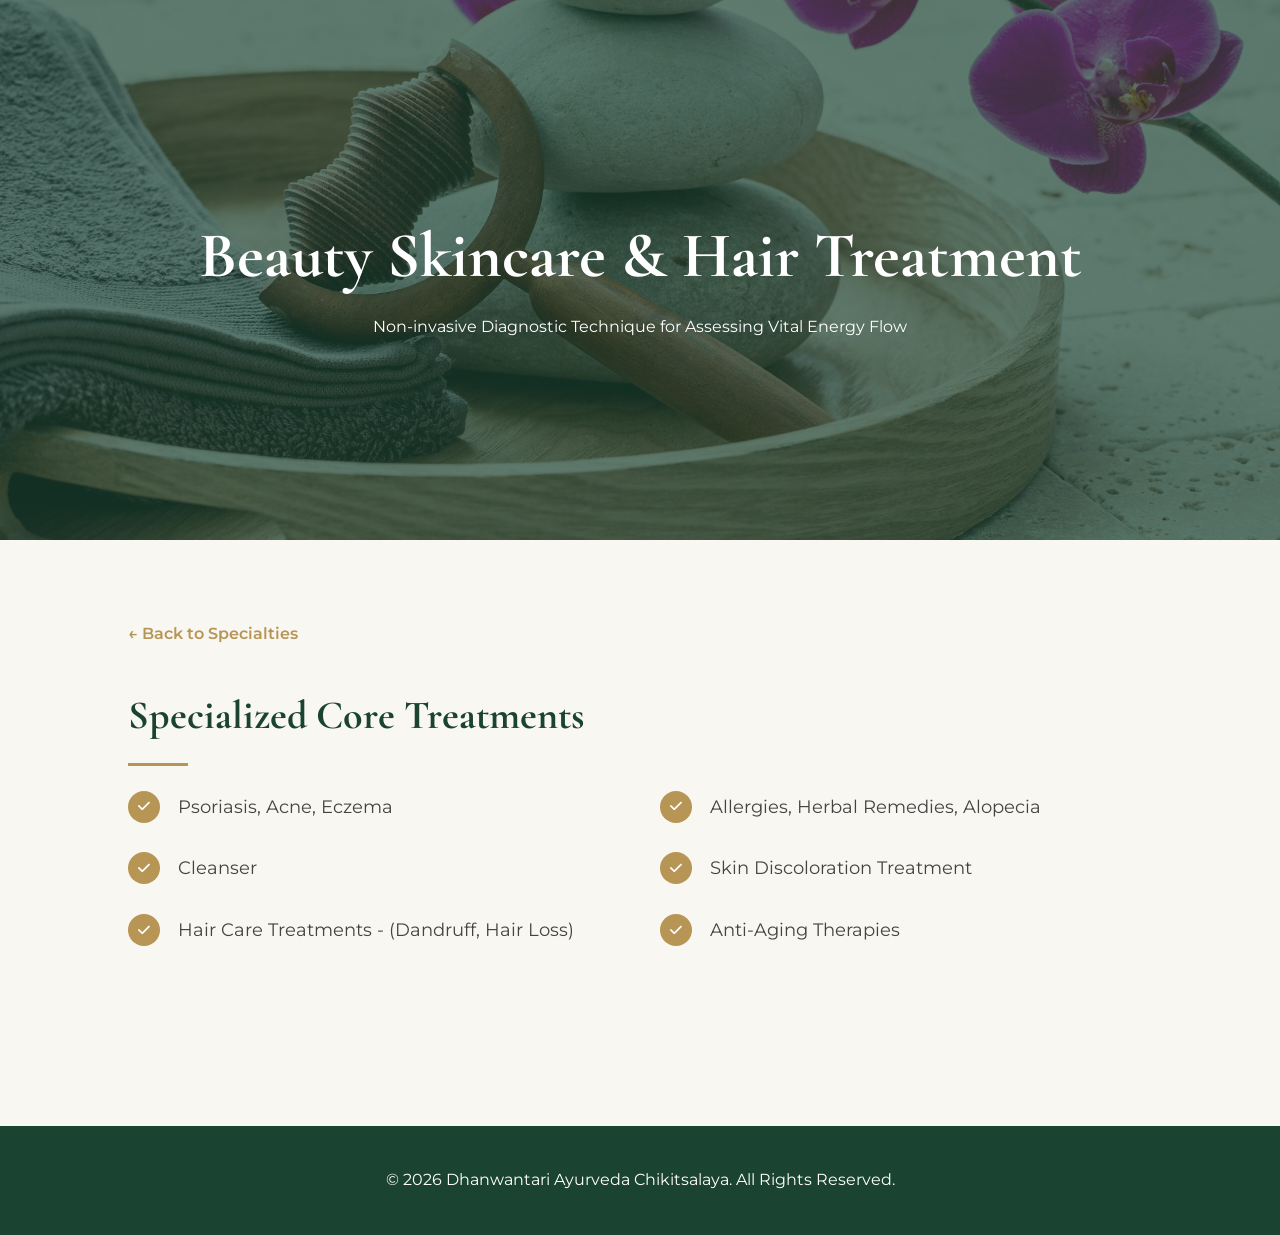
<file: beauty-skincare-hairtreatment.html>
<!DOCTYPE html>
<html lang="en">
<head>
    <meta charset="UTF-8">
    <meta name="viewport" content="width=device-width, initial-scale=1.0">
    <title>Beauty Skincare & Hair Treatment | Dhanwantari Ayurveda Chikitsalaya</title>
    
    <!-- Fonts -->
    <link href="https://fonts.googleapis.com/css2?family=Cormorant+Garamond:wght@600;700&family=Montserrat:wght@400;500&display=swap" rel="stylesheet">
    
    <!-- Font Awesome for Tick Marks -->
    <link rel="stylesheet" href="https://cdnjs.cloudflare.com/ajax/libs/font-awesome/6.4.0/css/all.min.css">
    
    <style>
        :root {
            --forest-green: #1B4332;
            --gold: #B79555;
            --cream: #F9F7F2;
        }

        * { margin: 0; padding: 0; box-sizing: border-box; }
        body { font-family: 'Montserrat', sans-serif; background: var(--cream); color: var(--forest-green); line-height: 1.8; }

        /* Hero Section */
        .detail-hero {
            height: 60vh;
            background: linear-gradient(rgba(27,67,50,0.7), rgba(27,67,50,0.7)), url('image/24.jpg');
            background-size: cover;
            background-position: center;
            display: flex;
            align-items: center;
            justify-content: center;
            color: white;
            text-align: center;
        }
        .detail-hero h1 { font-family: 'Cormorant Garamond', serif; font-size: 4rem; }

        .detail-content {
            padding: 80px 10%;
            max-width: 1300px;
            margin: 0 auto;
            min-height: 400px;
        }

        .back-link {
            color: var(--gold);
            text-decoration: none;
            display: inline-block;
            margin-bottom: 30px;
            font-weight: 600;
        }

        .intro-section h2 {
            color: var(--forest-green);
            font-family: 'Cormorant Garamond', serif;
            font-size: 2.5rem;
            margin-bottom: 25px;
            position: relative;
            padding-bottom: 15px;
        }

        .intro-section h2::after {
            content: '';
            position: absolute;
            left: 0;
            bottom: 0;
            width: 60px;
            height: 3px;
            background: var(--gold);
        }

        .check-list {
            list-style: none;
            display: grid;
            grid-template-columns: 1fr 1fr;
            gap: 10px 40px;
        }

        .check-list li {
            position: relative;
            padding-left: 50px;
            margin-bottom: 20px;
            font-size: 1.1rem;
            color: #444;
            display: flex;
            align-items: center;
        }

        .check-list li::before {
            content: "\f00c"; 
            font-family: "Font Awesome 6 Free";
            font-weight: 900;
            position: absolute;
            left: 0;
            width: 32px;
            height: 32px;
            background-color: var(--gold);
            color: white;
            border-radius: 50%;
            display: flex;
            align-items: center;
            justify-content: center;
            font-size: 0.85rem;
        }

        .footer {
            padding: 40px 20px;
            text-align: center;
            background: var(--forest-green);
            color: white;
            width: 100%;
            margin-top: 80px;
        }

        @media (max-width: 992px) {
            .check-list { grid-template-columns: 1fr; }
            .detail-hero h1 { font-size: 3rem; }
        }
    </style>
</head>
<body>

    <section class="detail-hero">
        <div>
            <h1>Beauty Skincare & Hair Treatment</h1>
            <p>Non-invasive Diagnostic Technique for Assessing Vital Energy Flow</p>
        </div>
    </section>

    <div class="detail-content">
        <a href="index.html#specialties" class="back-link">← Back to Specialties</a>
        
        <div class="intro-section">
            <h2>Specialized Core Treatments</h2>
            <ul class="check-list">
                <li>Psoriasis, Acne, Eczema</li>
                <li>Allergies, Herbal Remedies, Alopecia</li>
                <li>Cleanser</li>
                <li>Skin Discoloration Treatment</li>
                <li>Hair Care Treatments - (Dandruff, Hair Loss)</li>
                <li>Anti-Aging Therapies</li>
            </ul>
        </div>
    </div> <!-- CLOSED DETAIL-CONTENT -->

    <footer class="footer">
        <p>&copy; 2026 Dhanwantari Ayurveda Chikitsalaya. All Rights Reserved.</p>
    </footer>
</body>
</html>
</file>
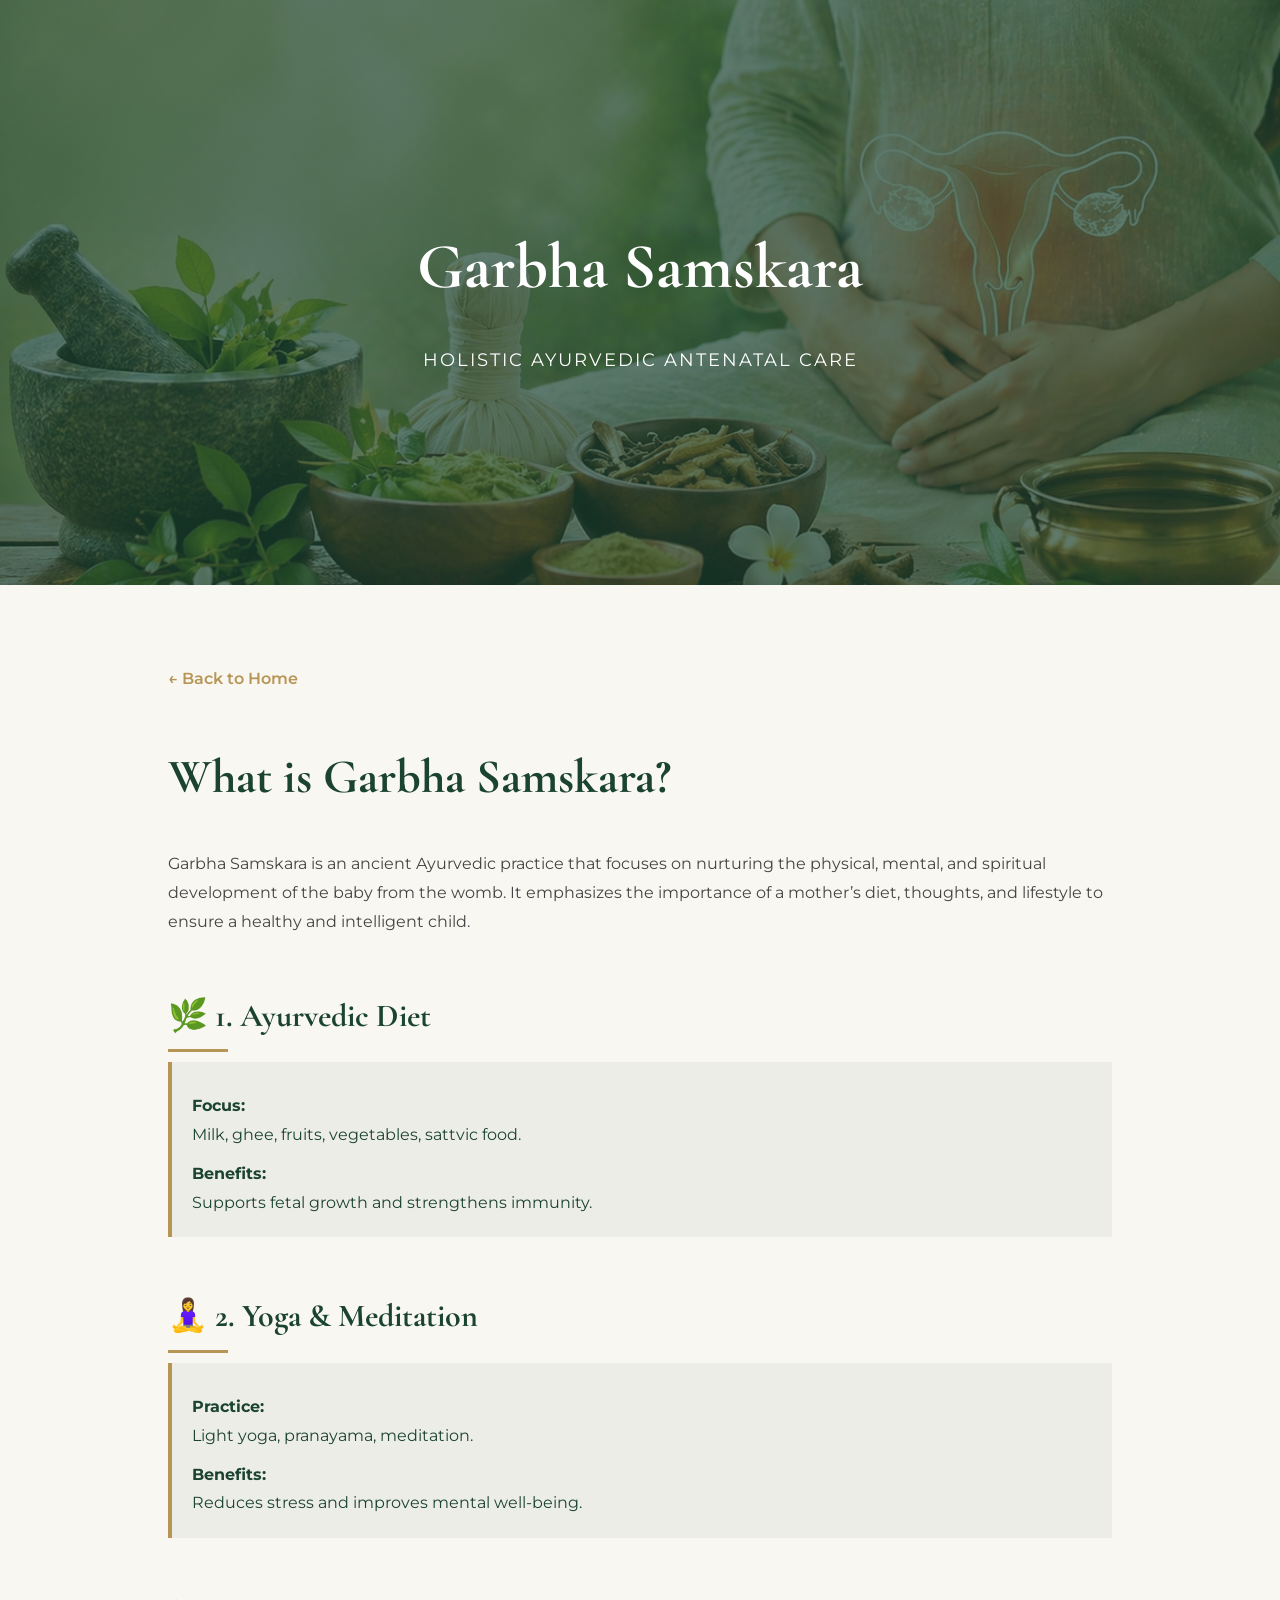
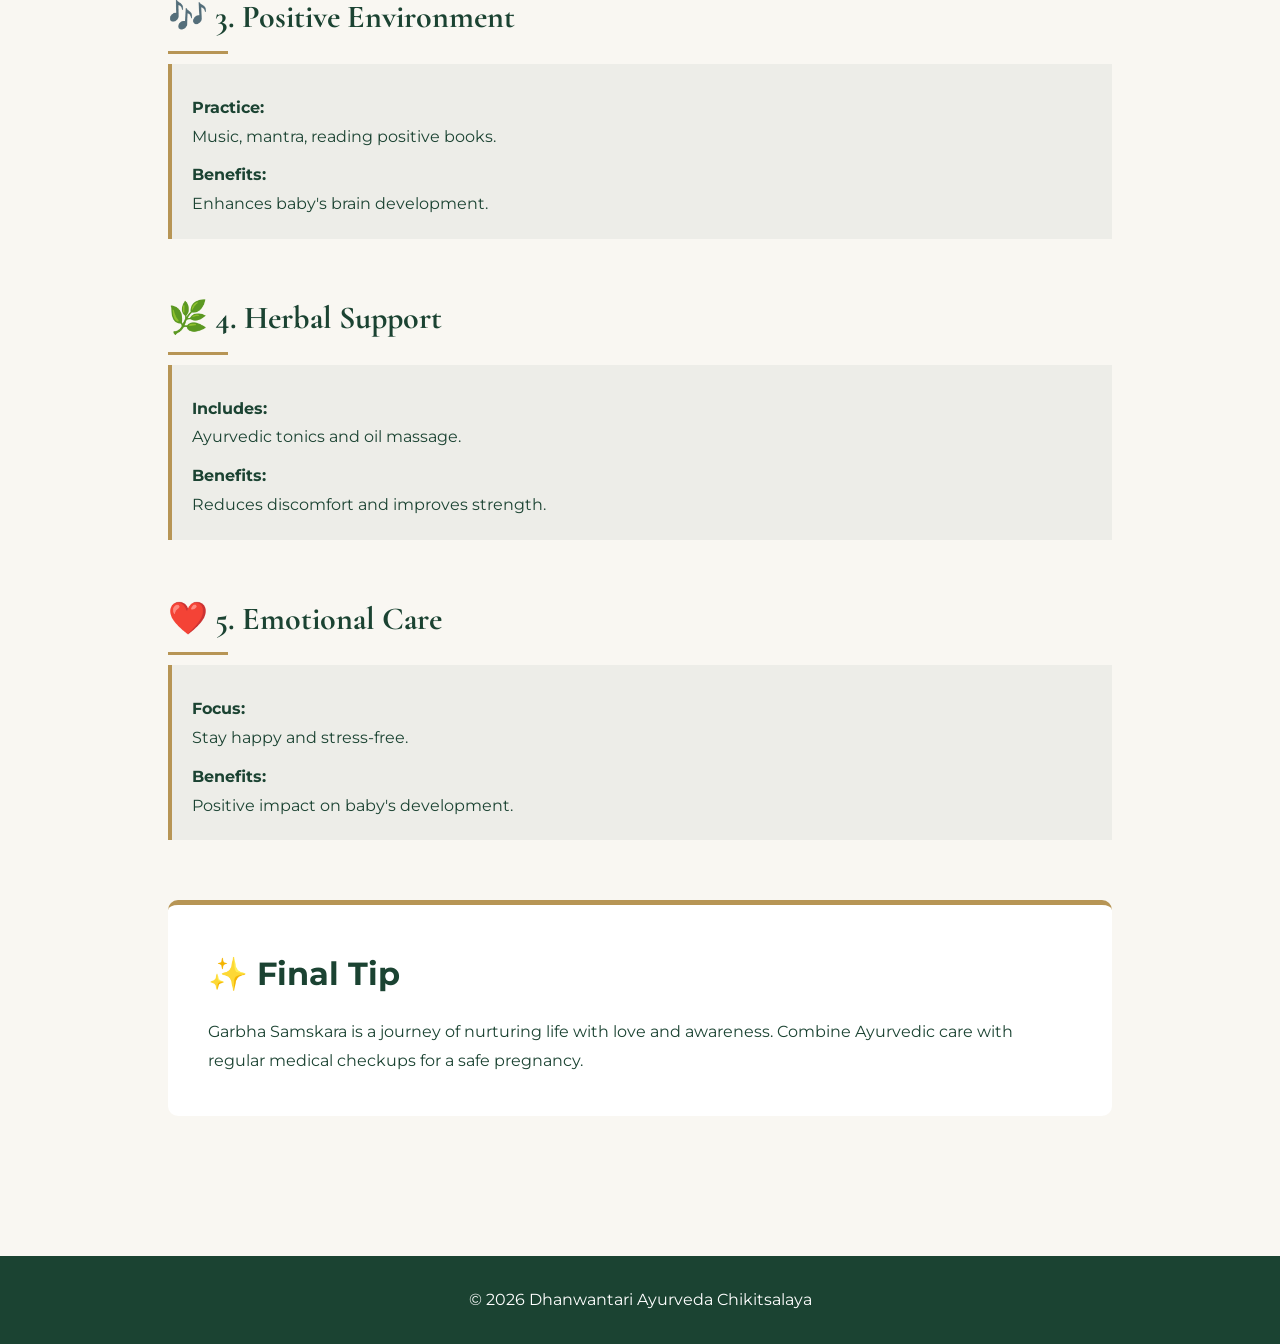
<file: blog-1st.html>
<!DOCTYPE html>
<html lang="en">
<head>
    <meta charset="UTF-8">
    <meta name="viewport" content="width=device-width, initial-scale=1.0">
    <title>Garbha Samskara | Dhanwantari Ayurveda Chikitsalaya</title>
    
    <!-- Fonts -->
    <link href="https://fonts.googleapis.com/css2?family=Cormorant+Garamond:wght@600;700&family=Montserrat:wght@400;500&display=swap" rel="stylesheet">
    
    <style>
        :root {
            --forest-green: #1B4332;
            --gold: #B79555;
            --cream: #F9F7F2;
        }

        * { margin: 0; padding: 0; box-sizing: border-box; }
        body { font-family: 'Montserrat', sans-serif; background: var(--cream); color: var(--forest-green); line-height: 1.8; }

        /* Hero Section */
        .detail-hero {
            height: 65vh;
            background: linear-gradient(rgba(27, 67, 50, 0.7), rgba(27, 67, 50, 0.7)), 
                        url('image/G.png'); 
            background-size: cover;
            background-position: center;
            display: flex;
            align-items: center;
            justify-content: center;
            color: white;
            text-align: center;
            padding: 0 20px;
        }

        .detail-hero-content h1 { 
            font-family: 'Cormorant Garamond', serif; 
            font-size: 4rem; 
            margin-bottom: 20px;
        }

        .detail-hero-content p { 
            font-size: 1.1rem; 
            letter-spacing: 2px; 
            text-transform: uppercase;
        }

        /* Content */
        .detail-content {
            padding: 80px 10%;
            max-width: 1200px;
            margin: auto;
        }

        .back-link {
            color: var(--gold);
            text-decoration: none;
            display: inline-block;
            margin-bottom: 40px;
            font-weight: 600;
        }

        .main-heading {
            font-family: 'Cormorant Garamond', serif;
            font-size: 3rem;
            margin-bottom: 30px;
        }

        .content-section {
            margin-bottom: 50px;
        }

        .point-title {
            font-family: 'Cormorant Garamond', serif;
            font-size: 2rem;
            margin-bottom: 10px;
            position: relative;
        }

        .point-title::after {
            content: '';
            display: block;
            width: 60px;
            height: 3px;
            background: var(--gold);
            margin-top: 5px;
        }

        .remedy-details {
            background: rgba(27,67,50,0.05);
            padding: 20px;
            border-left: 4px solid var(--gold);
        }

        .remedy-details strong {
            display: block;
            margin-top: 10px;
        }

        /* Conclusion */
        .conclusion-card {
            background: white;
            padding: 40px;
            border-top: 5px solid var(--gold);
            margin-top: 60px;
            border-radius: 10px;
        }

        .conclusion-card h3 {
            font-size: 2rem;
            margin-bottom: 15px;
        }

        /* Footer */
        .footer {
            text-align: center;
            padding: 30px;
            background: var(--forest-green);
            color: white;
            margin-top: 60px;
        }

        @media(max-width:768px){
            .detail-hero-content h1{font-size:2.5rem;}
            .main-heading{font-size:2rem;}
        }
    </style>
</head>

<body>

    <!-- Hero -->
    <section class="detail-hero">
        <div class="detail-hero-content">
            <h1>Garbha Samskara</h1>
            <p>Holistic Ayurvedic Antenatal Care</p>
        </div>
    </section>

    <!-- Content -->
    <div class="detail-content">
        <a href="index.html" class="back-link">← Back to Home</a>

        <h2 class="main-heading">What is Garbha Samskara?</h2>
        <p style="margin-bottom:50px; color:#444;">
            Garbha Samskara is an ancient Ayurvedic practice that focuses on nurturing the physical, mental, and spiritual development of the baby from the womb. It emphasizes the importance of a mother’s diet, thoughts, and lifestyle to ensure a healthy and intelligent child.
        </p>

        <!-- 1 -->
        <div class="content-section">
            <h3 class="point-title">🌿 1. Ayurvedic Diet</h3>
            <div class="remedy-details">
                <strong>Focus:</strong>
                Milk, ghee, fruits, vegetables, sattvic food.
                <strong>Benefits:</strong>
                Supports fetal growth and strengthens immunity.
            </div>
        </div>

        <!-- 2 -->
        <div class="content-section">
            <h3 class="point-title">🧘‍♀️ 2. Yoga & Meditation</h3>
            <div class="remedy-details">
                <strong>Practice:</strong>
                Light yoga, pranayama, meditation.
                <strong>Benefits:</strong>
                Reduces stress and improves mental well-being.
            </div>
        </div>

        <!-- 3 -->
        <div class="content-section">
            <h3 class="point-title">🎶 3. Positive Environment</h3>
            <div class="remedy-details">
                <strong>Practice:</strong>
                Music, mantra, reading positive books.
                <strong>Benefits:</strong>
                Enhances baby's brain development.
            </div>
        </div>

        <!-- 4 -->
        <div class="content-section">
            <h3 class="point-title">🌿 4. Herbal Support</h3>
            <div class="remedy-details">
                <strong>Includes:</strong>
                Ayurvedic tonics and oil massage.
                <strong>Benefits:</strong>
                Reduces discomfort and improves strength.
            </div>
        </div>

        <!-- 5 -->
        <div class="content-section">
            <h3 class="point-title">❤️ 5. Emotional Care</h3>
            <div class="remedy-details">
                <strong>Focus:</strong>
                Stay happy and stress-free.
                <strong>Benefits:</strong>
                Positive impact on baby's development.
            </div>
        </div>

        <!-- Conclusion -->
        <div class="conclusion-card">
            <h3>✨ Final Tip</h3>
            <p>
                Garbha Samskara is a journey of nurturing life with love and awareness. Combine Ayurvedic care with regular medical checkups for a safe pregnancy.
            </p>
        </div>
    </div>

    <!-- Footer -->
    <footer class="footer">
        <p>&copy; 2026 Dhanwantari Ayurveda Chikitsalaya</p>
    </footer>

</body>
</html>
</file>
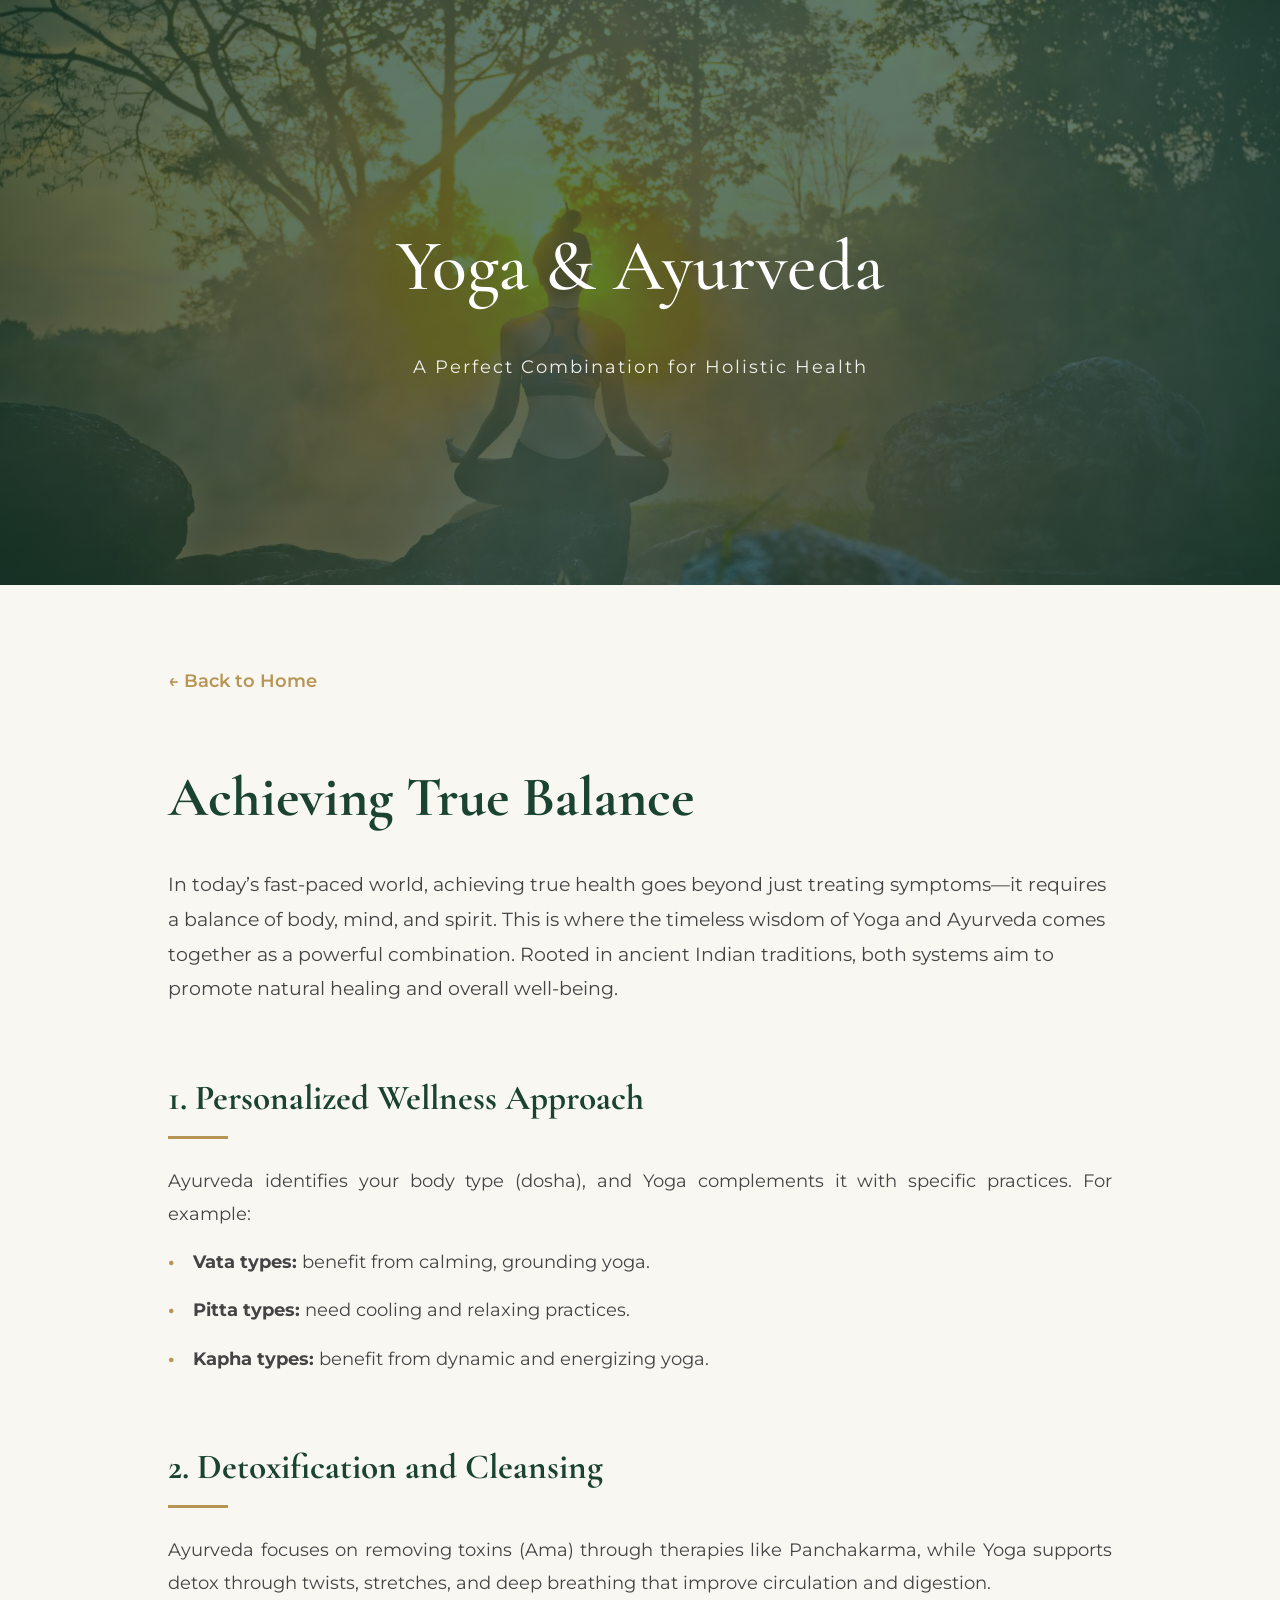
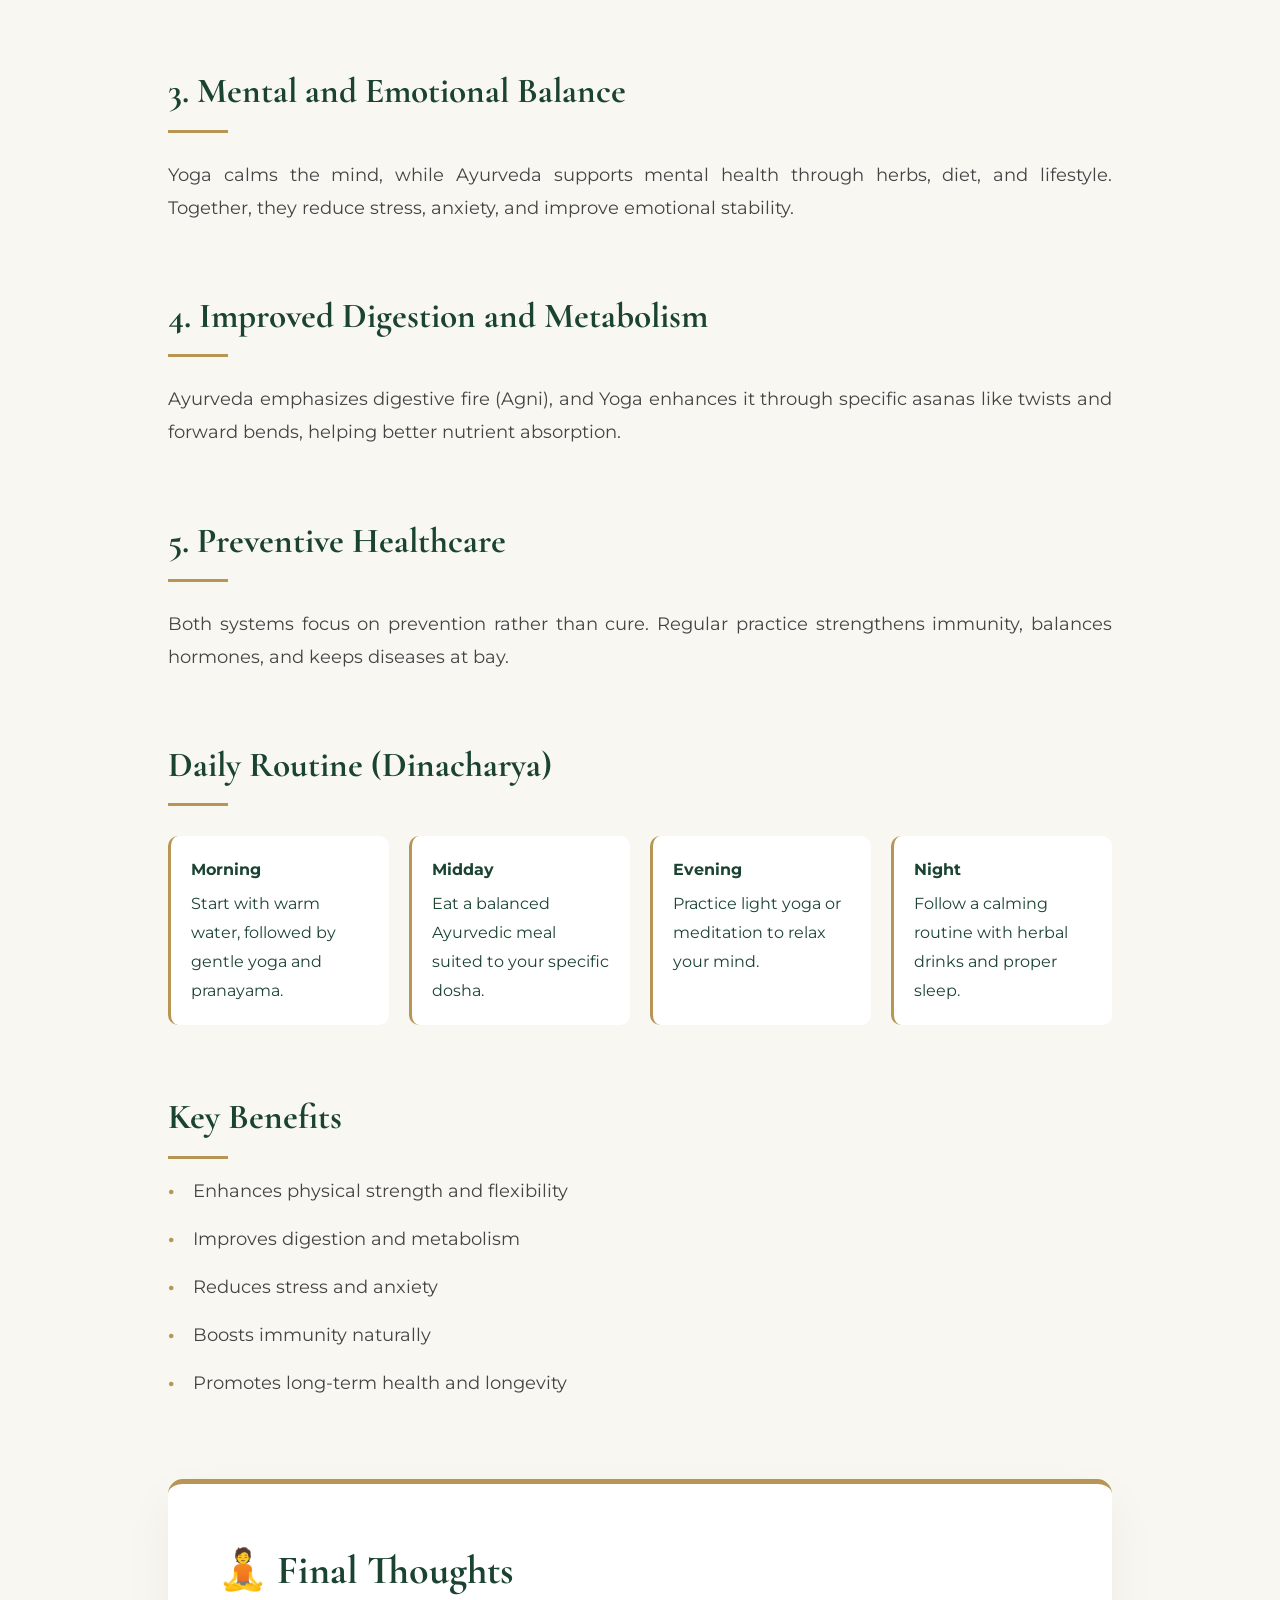
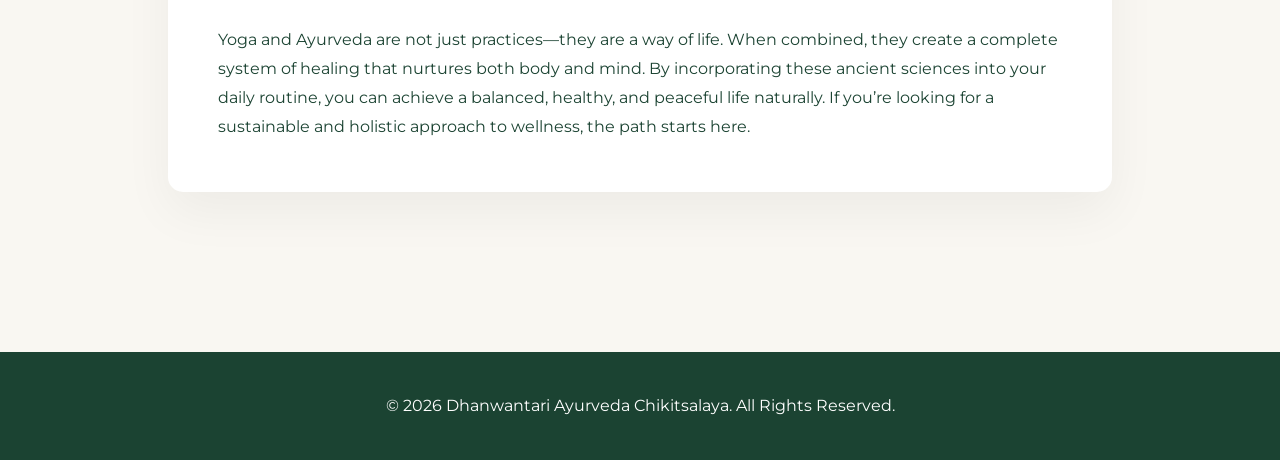
<file: blog-3rd.html>
<!DOCTYPE html>
<html lang="en">
<head>
    <meta charset="UTF-8">
    <meta name="viewport" content="width=device-width, initial-scale=1.0">
    <title>Yoga & Ayurveda | Dhanwantari Ayurveda Chikitsalaya</title>
    
    <!-- Fonts -->
    <link href="https://fonts.googleapis.com/css2?family=Cormorant+Garamond:wght@600;700&family=Montserrat:wght@400;500&display=swap" rel="stylesheet">
    
    <style>
        :root {
            --forest-green: #1B4332;
            --gold: #B79555;
            --cream: #F9F7F2;
        }

        * { margin: 0; padding: 0; box-sizing: border-box; }
        body { font-family: 'Montserrat', sans-serif; background: var(--cream); color: var(--forest-green); line-height: 1.8; }

        /* Hero Section */
        .detail-hero {
            height: 65vh;
            background: linear-gradient(rgba(27, 67, 50, 0.7), rgba(27, 67, 50, 0.7)), 
                        url('image/23.jpg'); /* Recommended image path */
            background-size: cover;
            background-position: center;
            display: flex;
            align-items: center;
            justify-content: center;
            color: white;
            text-align: center;
            padding: 0 20px;
        }
        .detail-hero-content h1 { 
            font-family: 'Cormorant Garamond', serif; 
            font-size: 4.5rem; 
            font-weight: 500;
            margin-bottom: 20px;
        }
        .detail-hero-content p { 
            font-size: 1.1rem; 
            letter-spacing: 2px; 
            text-transform: none;
            opacity: 0.9;
        }

        /* Content Container */
        .detail-content {
            padding: 80px 10%;
            max-width: 1200px;
            margin: 0 auto;
        }

        /* Back Link */
        .back-link {
            color: var(--gold);
            text-decoration: none;
            display: inline-block;
            margin-bottom: 50px;
            font-weight: 600;
            font-size: 1.1rem;
        }

        /* Main Serif Heading */
        .main-heading {
            font-family: 'Cormorant Garamond', serif;
            font-size: 3.5rem;
            color: var(--forest-green);
            margin-bottom: 20px;
        }

        .intro-text {
            font-size: 1.2rem;
            margin-bottom: 60px;
            color: #444;
        }

        /* Content Paragraphs */
        .content-section {
            margin-bottom: 60px;
        }

        .point-title {
            font-family: 'Cormorant Garamond', serif;
            font-size: 2.2rem;
            color: var(--forest-green);
            margin-bottom: 15px;
            position: relative;
            padding-bottom: 10px;
        }

        .point-title::after {
            content: '';
            position: absolute;
            left: 0;
            bottom: 0;
            width: 60px;
            height: 3px;
            background: var(--gold);
        }

        .content-section p, .content-section li {
            font-size: 1.15rem;
            color: #444;
            margin-top: 25px;
            text-align: justify;
        }

        .content-section ul {
            list-style: none;
            padding-left: 0;
        }

        .content-section ul li {
            margin-top: 15px;
            padding-left: 25px;
            position: relative;
        }

        .content-section ul li::before {
            content: '•';
            color: var(--gold);
            font-weight: bold;
            position: absolute;
            left: 0;
        }

        /* Routine Box */
        .routine-grid {
            display: grid;
            grid-template-columns: repeat(auto-fit, minmax(200px, 1fr));
            gap: 20px;
            margin-top: 30px;
        }
        .routine-item {
            background: #fff;
            padding: 20px;
            border-radius: 10px;
            border-left: 3px solid var(--gold);
        }
        .routine-item strong { color: var(--forest-green); display: block; margin-bottom: 5px; }

        /* Conclusion Box */
        .conclusion-card {
            background: #ffffff;
            border-radius: 15px;
            padding: 50px;
            box-shadow: 0 20px 50px rgba(0,0,0,0.05);
            border-top: 5px solid var(--gold);
            margin-top: 80px;
        }

        .conclusion-card h3 {
            font-family: 'Cormorant Garamond', serif;
            font-size: 2.5rem;
            color: var(--forest-green);
            margin-bottom: 20px;
            display: flex;
            align-items: center;
            gap: 15px;
        }

        .footer {
            padding: 40px;
            text-align: center;
            background: var(--forest-green);
            color: white;
            margin-top: 80px;
        }

        /* Responsive */
        @media (max-width: 992px) {
            .detail-hero-content h1 { font-size: 3rem; }
            .main-heading { font-size: 2.5rem; }
            .detail-content { padding: 60px 5%; }
        }
    </style>
</head>
<body>

    <section class="detail-hero">
        <div class="detail-hero-content">
            <h1>Yoga & Ayurveda</h1>
            <p>A Perfect Combination for Holistic Health</p>
        </div>
    </section>

    <div class="detail-content">
        <a href="index.html" class="back-link">← Back to Home</a>

        <h2 class="main-heading">Achieving True Balance</h2>
        <p class="intro-text">
            In today’s fast-paced world, achieving true health goes beyond just treating symptoms—it requires a balance of body, mind, and spirit. This is where the timeless wisdom of Yoga and Ayurveda comes together as a powerful combination. Rooted in ancient Indian traditions, both systems aim to promote natural healing and overall well-being.
        </p>

        <!-- 1 -->
        <div class="content-section">
            <h3 class="point-title">1. Personalized Wellness Approach</h3>
            <p>
                Ayurveda identifies your body type (dosha), and Yoga complements it with specific practices. For example:
            </p>
            <ul>
                <li><strong>Vata types:</strong> benefit from calming, grounding yoga.</li>
                <li><strong>Pitta types:</strong> need cooling and relaxing practices.</li>
                <li><strong>Kapha types:</strong> benefit from dynamic and energizing yoga.</li>
            </ul>
        </div>

        <!-- 2 -->
        <div class="content-section">
            <h3 class="point-title">2. Detoxification and Cleansing</h3>
            <p>
                Ayurveda focuses on removing toxins (Ama) through therapies like Panchakarma, while Yoga supports detox through twists, stretches, and deep breathing that improve circulation and digestion.
            </p>
        </div>

        <!-- 3 -->
        <div class="content-section">
            <h3 class="point-title">3. Mental and Emotional Balance</h3>
            <p>
                Yoga calms the mind, while Ayurveda supports mental health through herbs, diet, and lifestyle. Together, they reduce stress, anxiety, and improve emotional stability.
            </p>
        </div>

        <!-- 4 -->
        <div class="content-section">
            <h3 class="point-title">4. Improved Digestion and Metabolism</h3>
            <p>
                Ayurveda emphasizes digestive fire (Agni), and Yoga enhances it through specific asanas like twists and forward bends, helping better nutrient absorption.
            </p>
        </div>

        <!-- 5 -->
        <div class="content-section">
            <h3 class="point-title">5. Preventive Healthcare</h3>
            <p>
                Both systems focus on prevention rather than cure. Regular practice strengthens immunity, balances hormones, and keeps diseases at bay.
            </p>
        </div>

        <!-- Routine Section -->
        <div class="content-section">
            <h3 class="point-title">Daily Routine (Dinacharya)</h3>
            <div class="routine-grid">
                <div class="routine-item">
                    <strong>Morning</strong>
                    Start with warm water, followed by gentle yoga and pranayama.
                </div>
                <div class="routine-item">
                    <strong>Midday</strong>
                    Eat a balanced Ayurvedic meal suited to your specific dosha.
                </div>
                <div class="routine-item">
                    <strong>Evening</strong>
                    Practice light yoga or meditation to relax your mind.
                </div>
                <div class="routine-item">
                    <strong>Night</strong>
                    Follow a calming routine with herbal drinks and proper sleep.
                </div>
            </div>
        </div>

        <!-- Key Benefits List -->
        <div class="content-section">
            <h3 class="point-title">Key Benefits</h3>
            <ul>
                <li>Enhances physical strength and flexibility</li>
                <li>Improves digestion and metabolism</li>
                <li>Reduces stress and anxiety</li>
                <li>Boosts immunity naturally</li>
                <li>Promotes long-term health and longevity</li>
            </ul>
        </div>

        <!-- Conclusion Box -->
        <div class="conclusion-card">
            <h3>🧘 Final Thoughts</h3>
            <p>
                Yoga and Ayurveda are not just practices—they are a way of life. When combined, they create a complete system of healing that nurtures both body and mind. By incorporating these ancient sciences into your daily routine, you can achieve a balanced, healthy, and peaceful life naturally. If you’re looking for a sustainable and holistic approach to wellness, the path starts here.
            </p>
        </div>
    </div>

    <footer class="footer">
        <p>&copy; 2026 Dhanwantari Ayurveda Chikitsalaya. All Rights Reserved.</p>
    </footer>

</body>
</html>
</file>
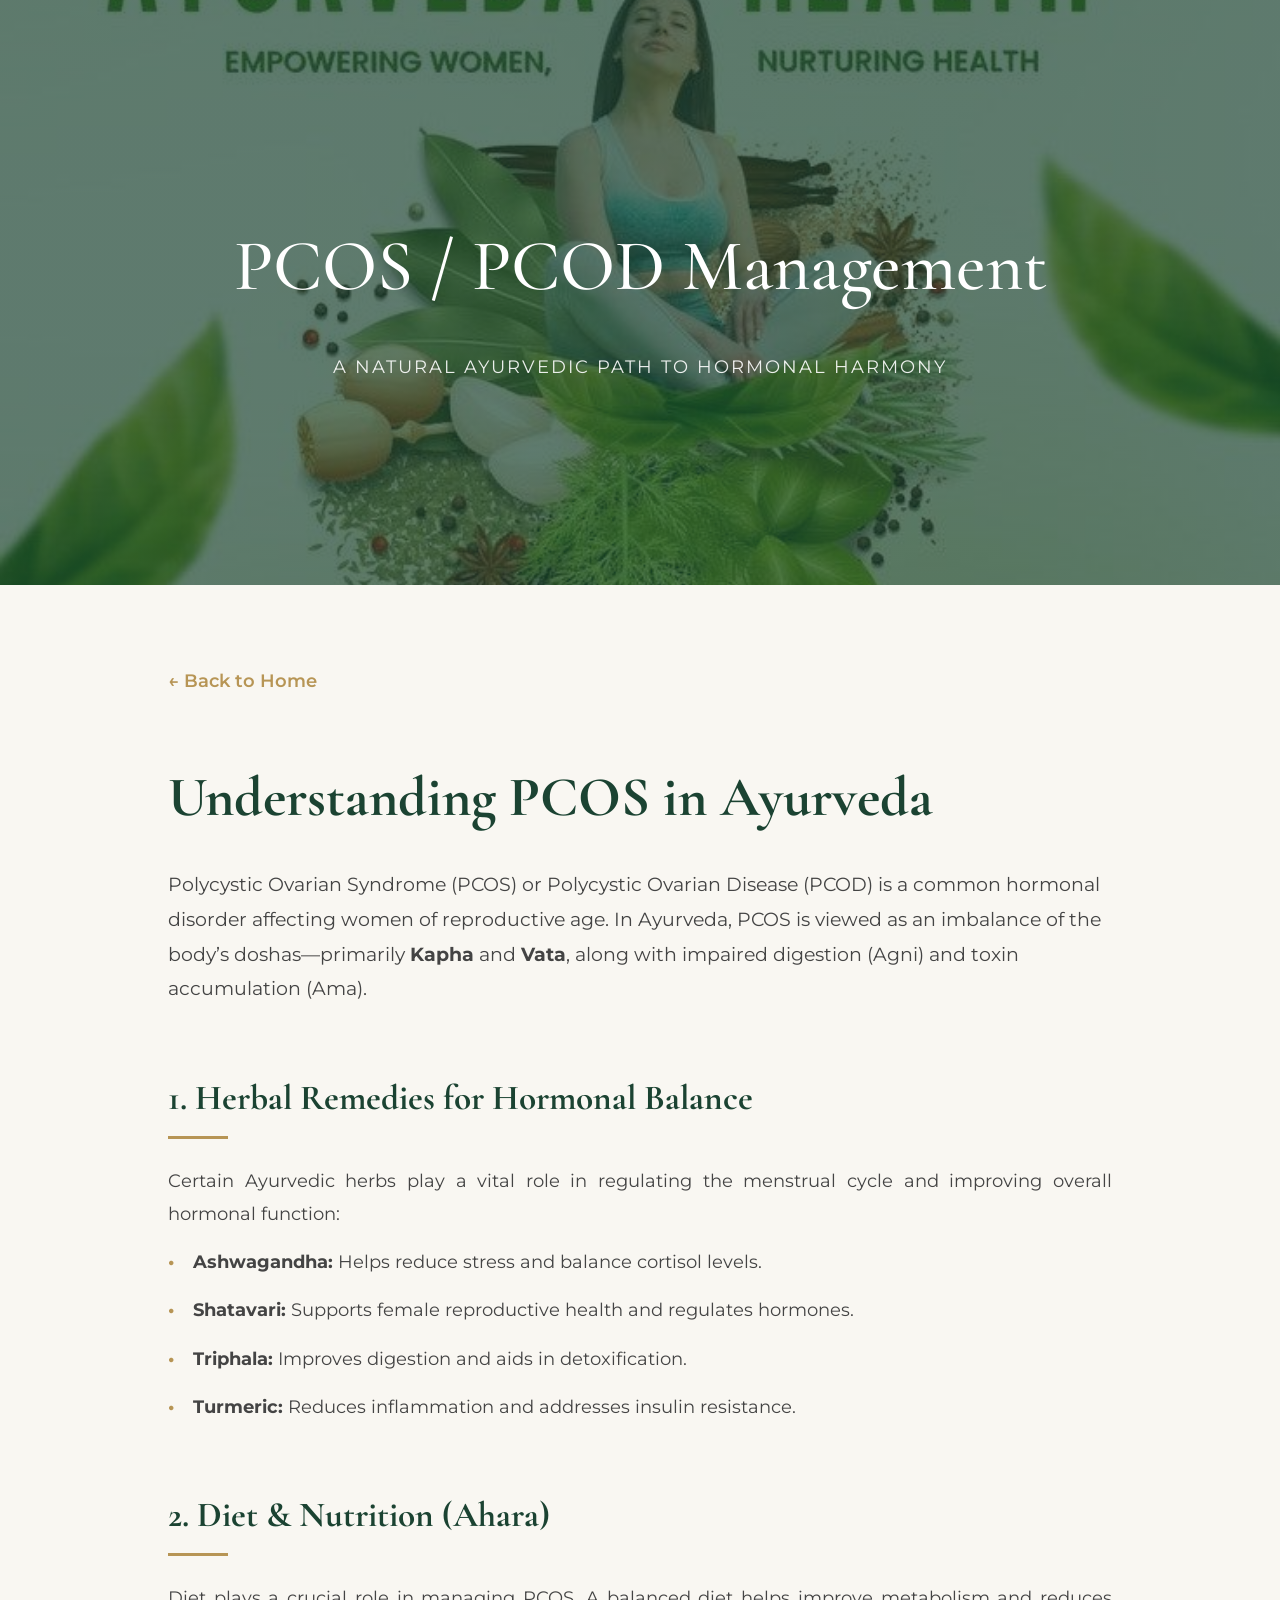
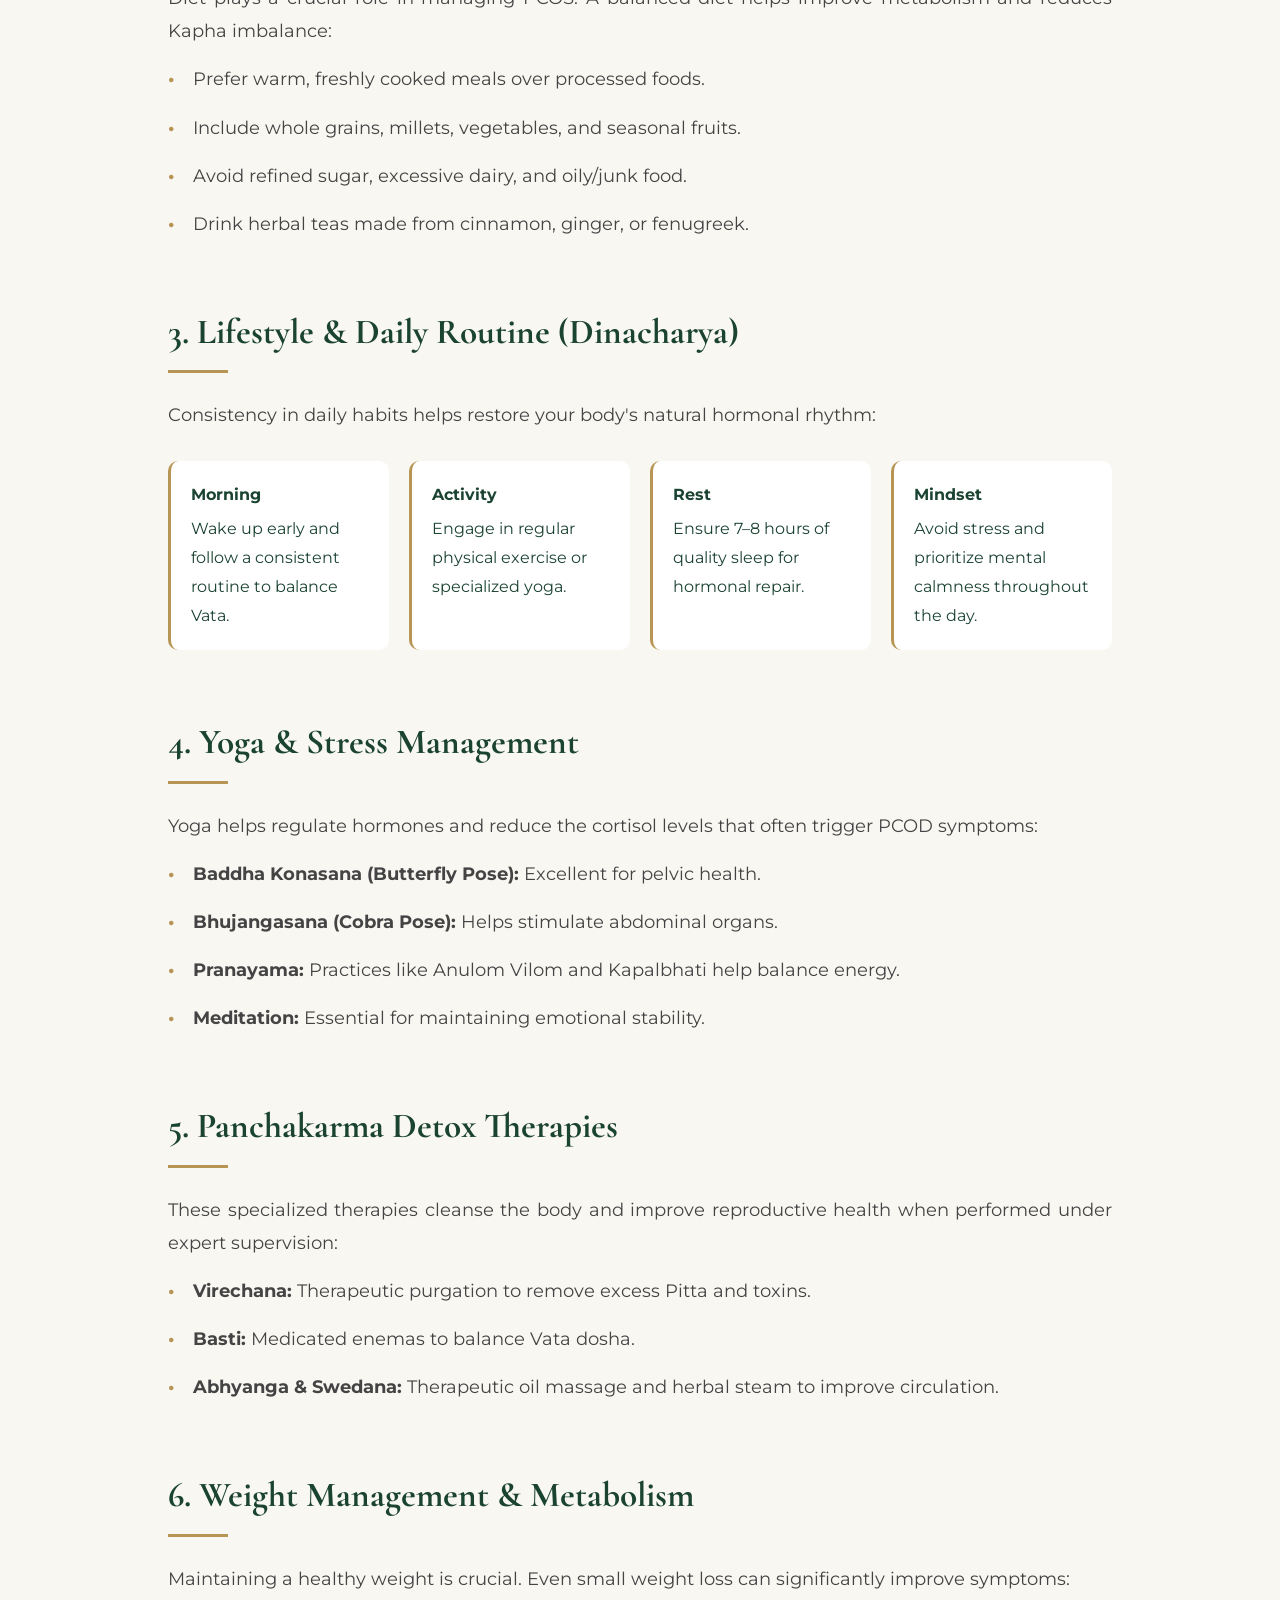
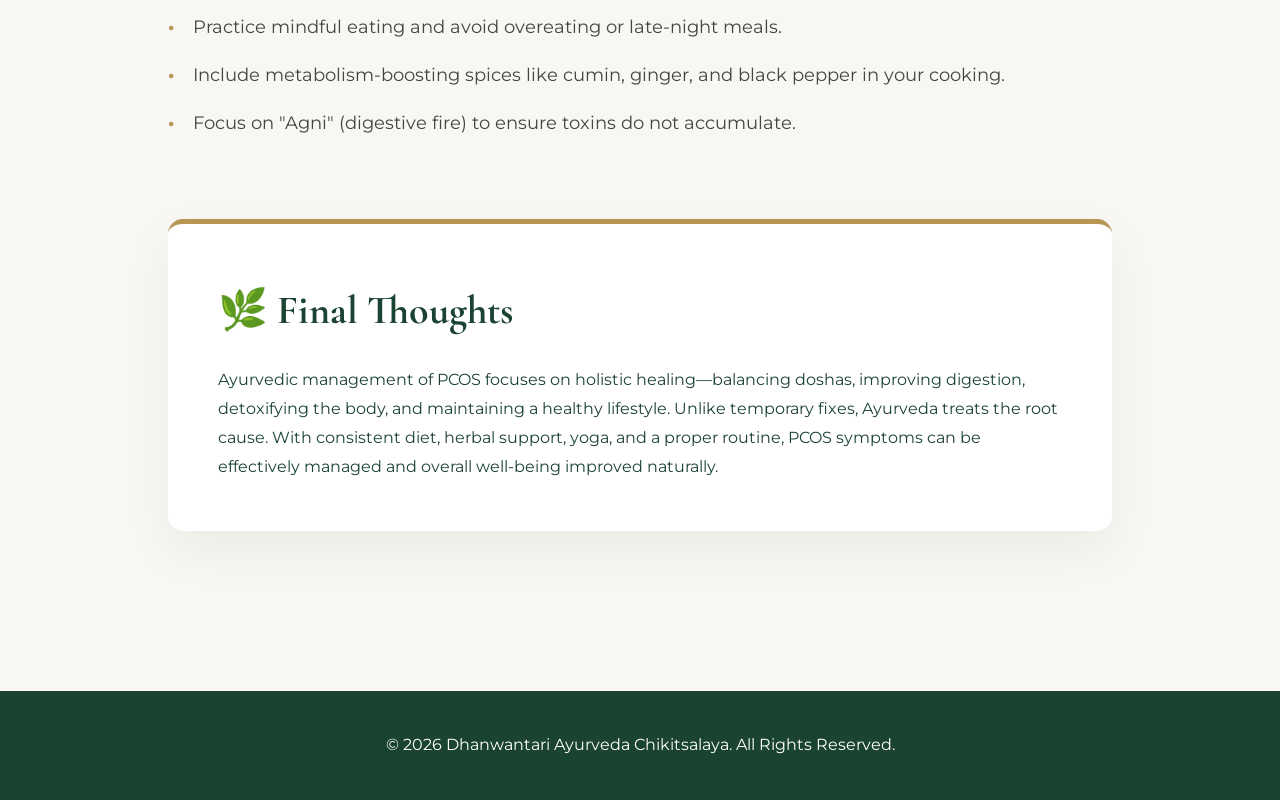
<file: blog-4th.html>
<!DOCTYPE html>
<html lang="en">
<head>
    <meta charset="UTF-8">
    <meta name="viewport" content="width=device-width, initial-scale=1.0">
    <title>PCOS / PCOD Management in Ayurveda | Dhanwantari Ayurveda Chikitsalaya</title>
    
    <!-- Fonts -->
    <link href="https://fonts.googleapis.com/css2?family=Cormorant+Garamond:wght@600;700&family=Montserrat:wght@400;500&display=swap" rel="stylesheet">
    
    <style>
        :root {
            --forest-green: #1B4332;
            --gold: #B79555;
            --cream: #F9F7F2;
        }

        * { margin: 0; padding: 0; box-sizing: border-box; }
        body { font-family: 'Montserrat', sans-serif; background: var(--cream); color: var(--forest-green); line-height: 1.8; }

        /* Hero Section */
        .detail-hero {
            height: 65vh;
            background: linear-gradient(rgba(27, 67, 50, 0.7), rgba(27, 67, 50, 0.7)), 
                        url('image/25.jpg'); /* Keep your preferred background image */
            background-size: cover;
            background-position: center;
            display: flex;
            align-items: center;
            justify-content: center;
            color: white;
            text-align: center;
            padding: 0 20px;
        }
        .detail-hero-content h1 { 
            font-family: 'Cormorant Garamond', serif; 
            font-size: 4.5rem; 
            font-weight: 500;
            margin-bottom: 20px;
        }
        .detail-hero-content p { 
            font-size: 1.1rem; 
            letter-spacing: 2px; 
            text-transform: uppercase;
            opacity: 0.9;
        }

        /* Content Container */
        .detail-content {
            padding: 80px 10%;
            max-width: 1200px;
            margin: 0 auto;
        }

        /* Back Link */
        .back-link {
            color: var(--gold);
            text-decoration: none;
            display: inline-block;
            margin-bottom: 50px;
            font-weight: 600;
            font-size: 1.1rem;
        }

        /* Main Serif Heading */
        .main-heading {
            font-family: 'Cormorant Garamond', serif;
            font-size: 3.5rem;
            color: var(--forest-green);
            margin-bottom: 20px;
        }

        .intro-text {
            font-size: 1.2rem;
            margin-bottom: 60px;
            color: #444;
        }

        /* Content Paragraphs */
        .content-section {
            margin-bottom: 60px;
        }

        .point-title {
            font-family: 'Cormorant Garamond', serif;
            font-size: 2.2rem;
            color: var(--forest-green);
            margin-bottom: 15px;
            position: relative;
            padding-bottom: 10px;
        }

        .point-title::after {
            content: '';
            position: absolute;
            left: 0;
            bottom: 0;
            width: 60px;
            height: 3px;
            background: var(--gold);
        }

        .content-section p, .content-section li {
            font-size: 1.15rem;
            color: #444;
            margin-top: 25px;
            text-align: justify;
        }

        .content-section ul {
            list-style: none;
            padding-left: 0;
        }

        .content-section ul li {
            margin-top: 15px;
            padding-left: 25px;
            position: relative;
        }

        .content-section ul li::before {
            content: '•';
            color: var(--gold);
            font-weight: bold;
            position: absolute;
            left: 0;
        }

        /* Routine Box */
        .routine-grid {
            display: grid;
            grid-template-columns: repeat(auto-fit, minmax(200px, 1fr));
            gap: 20px;
            margin-top: 30px;
        }
        .routine-item {
            background: #fff;
            padding: 20px;
            border-radius: 10px;
            border-left: 3px solid var(--gold);
        }
        .routine-item strong { color: var(--forest-green); display: block; margin-bottom: 5px; }

        /* Conclusion Box */
        .conclusion-card {
            background: #ffffff;
            border-radius: 15px;
            padding: 50px;
            box-shadow: 0 20px 50px rgba(0,0,0,0.05);
            border-top: 5px solid var(--gold);
            margin-top: 80px;
        }

        .conclusion-card h3 {
            font-family: 'Cormorant Garamond', serif;
            font-size: 2.5rem;
            color: var(--forest-green);
            margin-bottom: 20px;
            display: flex;
            align-items: center;
            gap: 15px;
        }

        .footer {
            padding: 40px;
            text-align: center;
            background: var(--forest-green);
            color: white;
            margin-top: 80px;
        }

        /* Responsive */
        @media (max-width: 992px) {
            .detail-hero-content h1 { font-size: 3rem; }
            .main-heading { font-size: 2.5rem; }
            .detail-content { padding: 60px 5%; }
        }
    </style>
</head>
<body>

    <section class="detail-hero">
        <div class="detail-hero-content">
            <h1>PCOS / PCOD Management</h1>
            <p>A Natural Ayurvedic Path to Hormonal Harmony</p>
        </div>
    </section>

    <div class="detail-content">
        <a href="index.html" class="back-link">← Back to Home</a>

        <h2 class="main-heading">Understanding PCOS in Ayurveda</h2>
        <p class="intro-text">
            Polycystic Ovarian Syndrome (PCOS) or Polycystic Ovarian Disease (PCOD) is a common hormonal disorder affecting women of reproductive age. In Ayurveda, PCOS is viewed as an imbalance of the body’s doshas—primarily <strong>Kapha</strong> and <strong>Vata</strong>, along with impaired digestion (Agni) and toxin accumulation (Ama).
        </p>

        <!-- 1 -->
        <div class="content-section">
            <h3 class="point-title">1. Herbal Remedies for Hormonal Balance</h3>
            <p>
                Certain Ayurvedic herbs play a vital role in regulating the menstrual cycle and improving overall hormonal function:
            </p>
            <ul>
                <li><strong>Ashwagandha:</strong> Helps reduce stress and balance cortisol levels.</li>
                <li><strong>Shatavari:</strong> Supports female reproductive health and regulates hormones.</li>
                <li><strong>Triphala:</strong> Improves digestion and aids in detoxification.</li>
                <li><strong>Turmeric:</strong> Reduces inflammation and addresses insulin resistance.</li>
            </ul>
        </div>

        <!-- 2 -->
        <div class="content-section">
            <h3 class="point-title">2. Diet & Nutrition (Ahara)</h3>
            <p>
                Diet plays a crucial role in managing PCOS. A balanced diet helps improve metabolism and reduces Kapha imbalance:
            </p>
            <ul>
                <li>Prefer warm, freshly cooked meals over processed foods.</li>
                <li>Include whole grains, millets, vegetables, and seasonal fruits.</li>
                <li>Avoid refined sugar, excessive dairy, and oily/junk food.</li>
                <li>Drink herbal teas made from cinnamon, ginger, or fenugreek.</li>
            </ul>
        </div>

        <!-- 3 -->
        <div class="content-section">
            <h3 class="point-title">3. Lifestyle & Daily Routine (Dinacharya)</h3>
            <p>
                Consistency in daily habits helps restore your body's natural hormonal rhythm:
            </p>
            <div class="routine-grid">
                <div class="routine-item">
                    <strong>Morning</strong>
                    Wake up early and follow a consistent routine to balance Vata.
                </div>
                <div class="routine-item">
                    <strong>Activity</strong>
                    Engage in regular physical exercise or specialized yoga.
                </div>
                <div class="routine-item">
                    <strong>Rest</strong>
                    Ensure 7–8 hours of quality sleep for hormonal repair.
                </div>
                <div class="routine-item">
                    <strong>Mindset</strong>
                    Avoid stress and prioritize mental calmness throughout the day.
                </div>
            </div>
        </div>

        <!-- 4 -->
        <div class="content-section">
            <h3 class="point-title">4. Yoga & Stress Management</h3>
            <p>
                Yoga helps regulate hormones and reduce the cortisol levels that often trigger PCOD symptoms:
            </p>
            <ul>
                <li><strong>Baddha Konasana (Butterfly Pose):</strong> Excellent for pelvic health.</li>
                <li><strong>Bhujangasana (Cobra Pose):</strong> Helps stimulate abdominal organs.</li>
                <li><strong>Pranayama:</strong> Practices like Anulom Vilom and Kapalbhati help balance energy.</li>
                <li><strong>Meditation:</strong> Essential for maintaining emotional stability.</li>
            </ul>
        </div>

        <!-- 5 -->
        <div class="content-section">
            <h3 class="point-title">5. Panchakarma Detox Therapies</h3>
            <p>
                These specialized therapies cleanse the body and improve reproductive health when performed under expert supervision:
            </p>
            <ul>
                <li><strong>Virechana:</strong> Therapeutic purgation to remove excess Pitta and toxins.</li>
                <li><strong>Basti:</strong> Medicated enemas to balance Vata dosha.</li>
                <li><strong>Abhyanga & Swedana:</strong> Therapeutic oil massage and herbal steam to improve circulation.</li>
            </ul>
        </div>

        <!-- 6 -->
        <div class="content-section">
            <h3 class="point-title">6. Weight Management & Metabolism</h3>
            <p>
                Maintaining a healthy weight is crucial. Even small weight loss can significantly improve symptoms:
            </p>
            <ul>
                <li>Practice mindful eating and avoid overeating or late-night meals.</li>
                <li>Include metabolism-boosting spices like cumin, ginger, and black pepper in your cooking.</li>
                <li>Focus on "Agni" (digestive fire) to ensure toxins do not accumulate.</li>
            </ul>
        </div>

        <!-- Conclusion Box -->
        <div class="conclusion-card">
            <h3>🌿 Final Thoughts</h3>
            <p>
                Ayurvedic management of PCOS focuses on holistic healing—balancing doshas, improving digestion, detoxifying the body, and maintaining a healthy lifestyle. Unlike temporary fixes, Ayurveda treats the root cause. With consistent diet, herbal support, yoga, and a proper routine, PCOS symptoms can be effectively managed and overall well-being improved naturally.
            </p>
        </div>
    </div>

    <footer class="footer">
        <p>&copy; 2026 Dhanwantari Ayurveda Chikitsalaya. All Rights Reserved.</p>
    </footer>

</body>
</html>
</file>
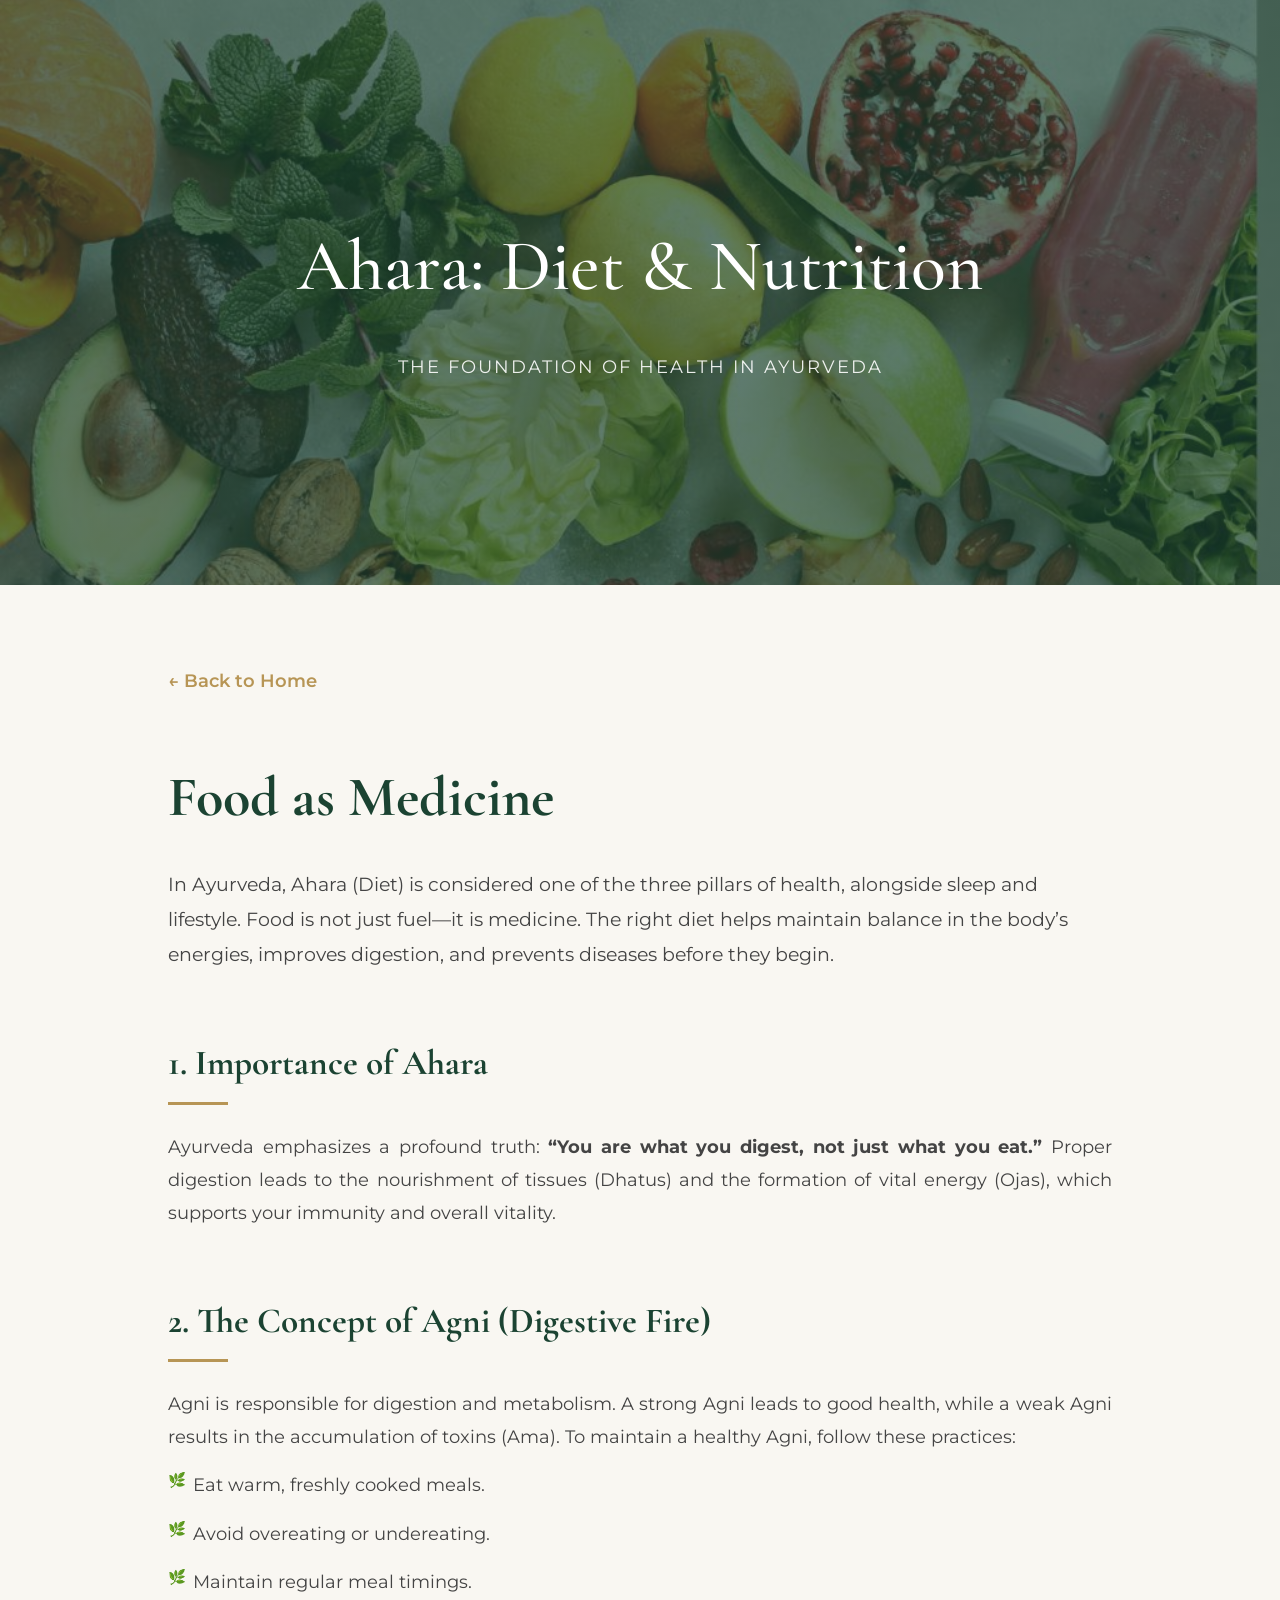
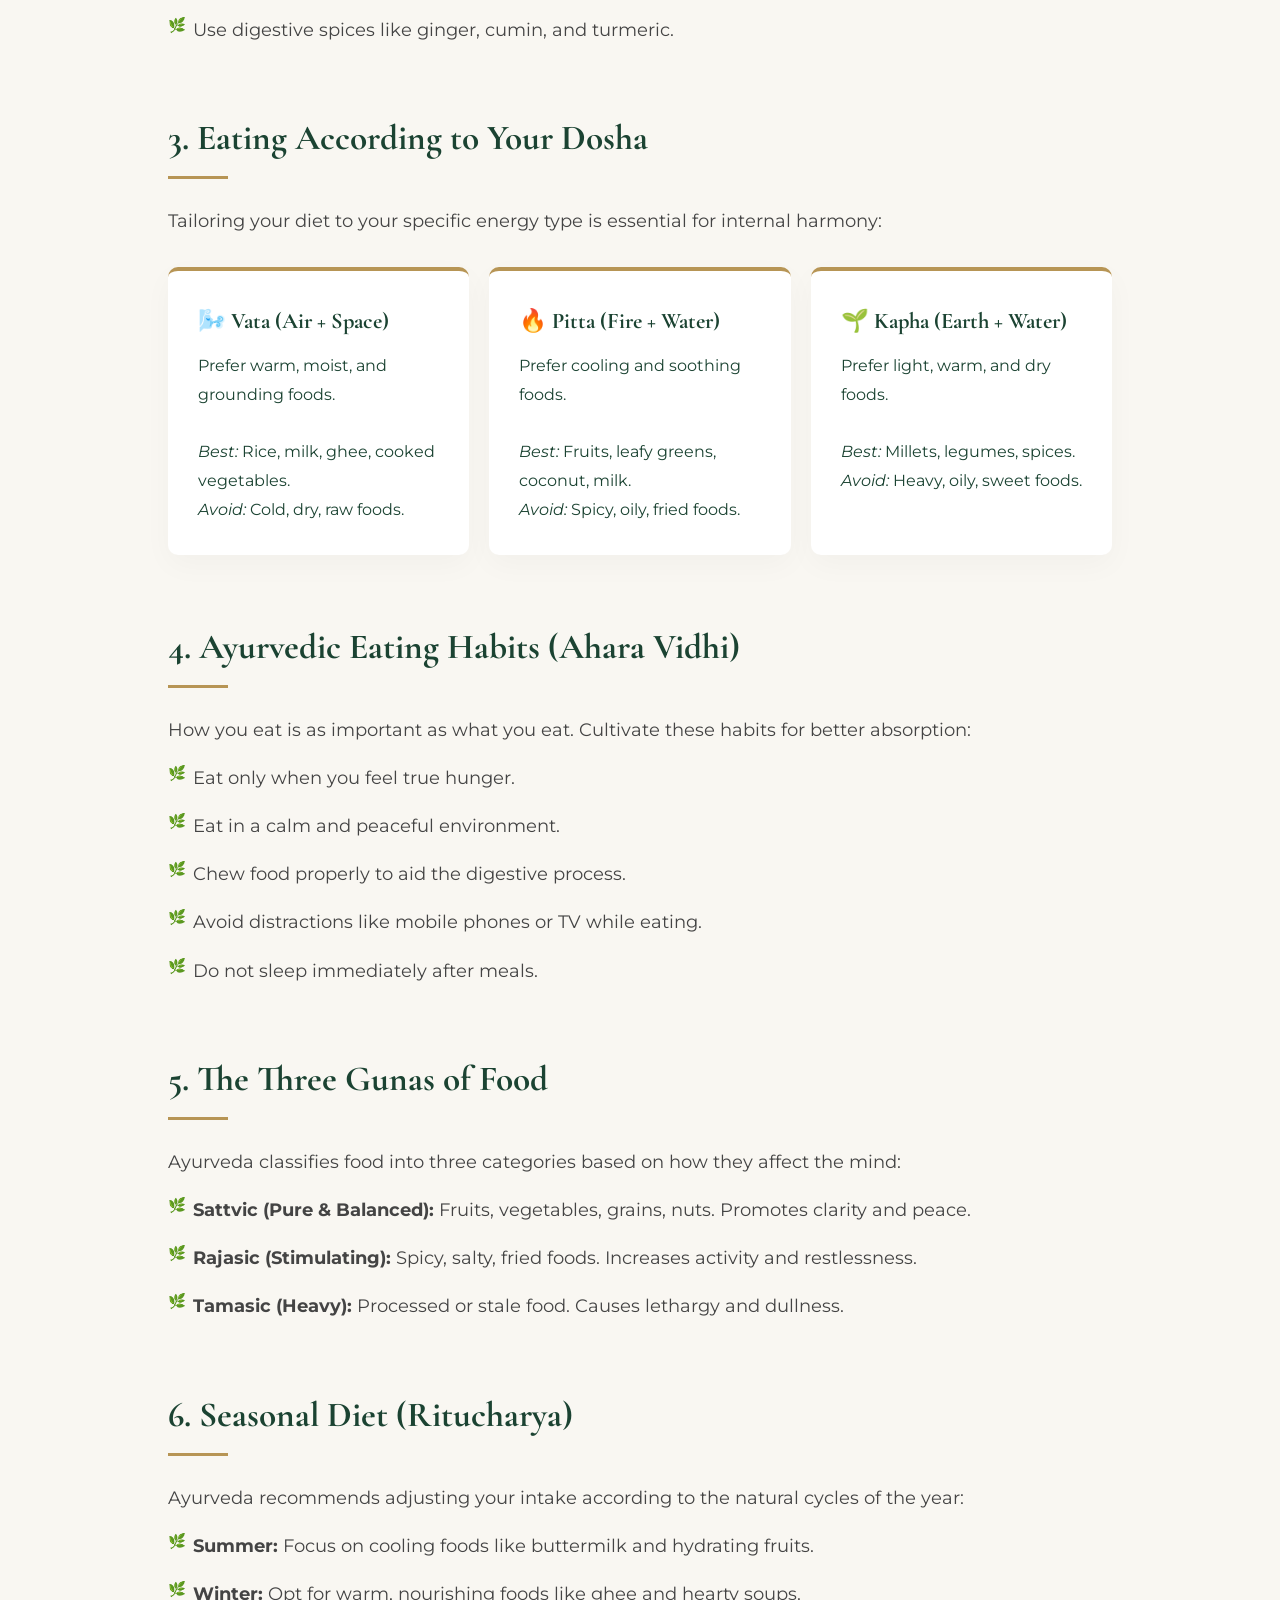
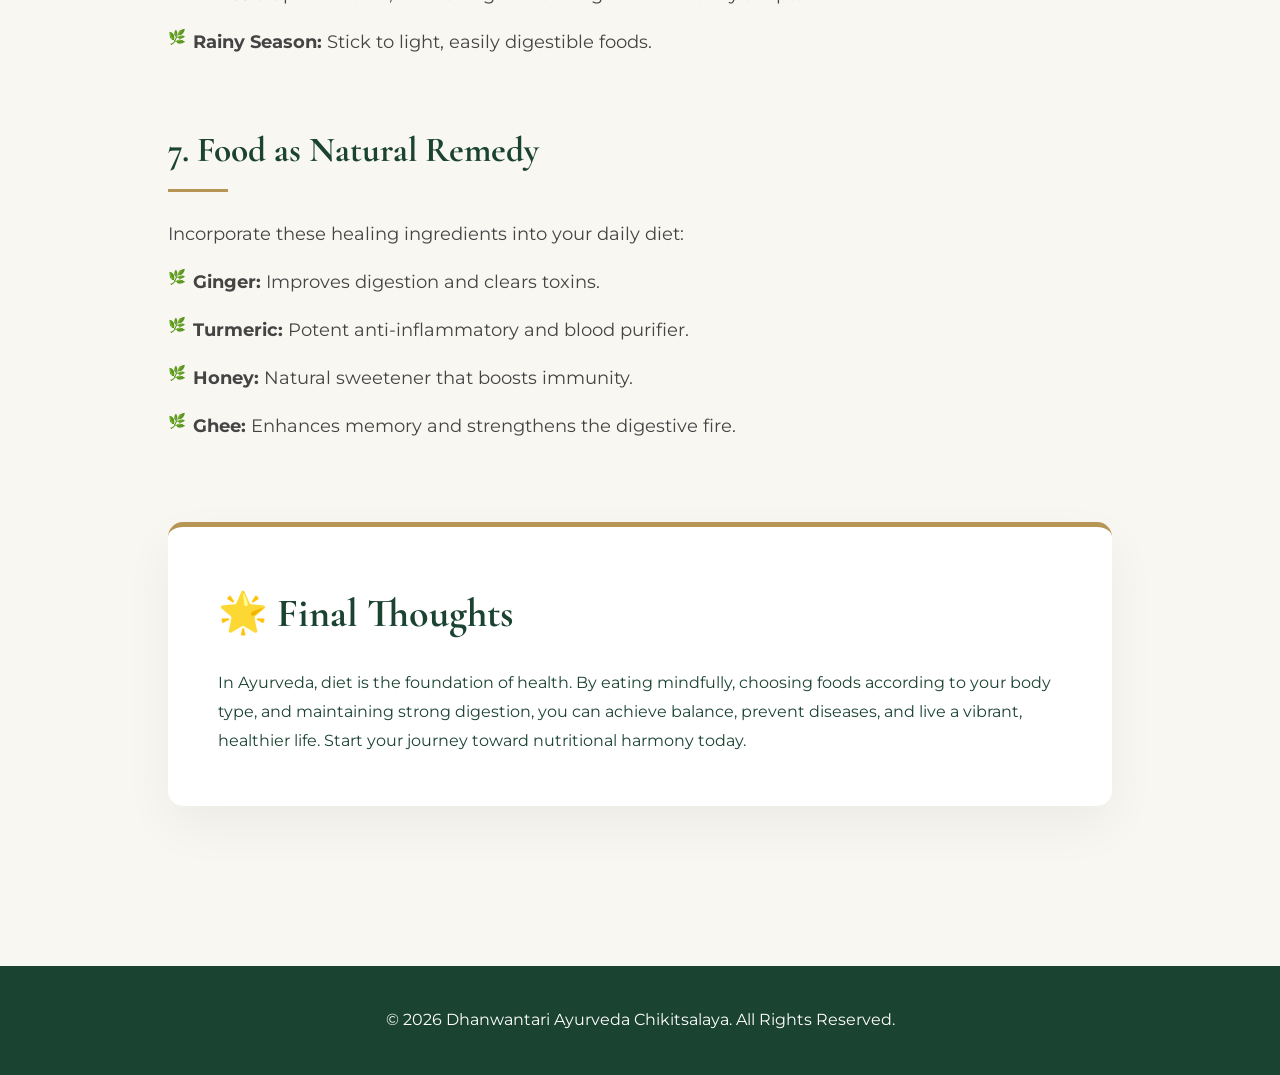
<file: blog-5th.html>
<!DOCTYPE html>
<html lang="en">
<head>
    <meta charset="UTF-8">
    <meta name="viewport" content="width=device-width, initial-scale=1.0">
    <title>Diet & Nutrition (Ahara) | Dhanwantari Ayurveda Chikitsalaya</title>
    
    <!-- Fonts -->
    <link href="https://fonts.googleapis.com/css2?family=Cormorant+Garamond:wght@600;700&family=Montserrat:wght@400;500&display=swap" rel="stylesheet">
    
    <style>
        :root {
            --forest-green: #1B4332;
            --gold: #B79555;
            --cream: #F9F7F2;
        }

        * { margin: 0; padding: 0; box-sizing: border-box; }
        body { font-family: 'Montserrat', sans-serif; background: var(--cream); color: var(--forest-green); line-height: 1.8; }

        /* Hero Section */
        .detail-hero {
            height: 65vh;
            background: linear-gradient(rgba(27, 67, 50, 0.7), rgba(27, 67, 50, 0.7)), 
                        url('image/28.jpg'); /* Recommended: Image of healthy Ayurvedic herbs/food */
            background-size: cover;
            background-position: center;
            display: flex;
            align-items: center;
            justify-content: center;
            color: white;
            text-align: center;
            padding: 0 20px;
        }
        .detail-hero-content h1 { 
            font-family: 'Cormorant Garamond', serif; 
            font-size: 4.5rem; 
            font-weight: 500;
            margin-bottom: 20px;
        }
        .detail-hero-content p { 
            font-size: 1.1rem; 
            letter-spacing: 2px; 
            text-transform: uppercase;
            opacity: 0.9;
        }

        /* Content Container */
        .detail-content {
            padding: 80px 10%;
            max-width: 1200px;
            margin: 0 auto;
        }

        /* Back Link */
        .back-link {
            color: var(--gold);
            text-decoration: none;
            display: inline-block;
            margin-bottom: 50px;
            font-weight: 600;
            font-size: 1.1rem;
        }

        /* Main Serif Heading */
        .main-heading {
            font-family: 'Cormorant Garamond', serif;
            font-size: 3.5rem;
            color: var(--forest-green);
            margin-bottom: 20px;
        }

        .intro-text {
            font-size: 1.2rem;
            margin-bottom: 60px;
            color: #444;
        }

        /* Content Paragraphs */
        .content-section {
            margin-bottom: 60px;
        }

        .point-title {
            font-family: 'Cormorant Garamond', serif;
            font-size: 2.2rem;
            color: var(--forest-green);
            margin-bottom: 15px;
            position: relative;
            padding-bottom: 10px;
        }

        .point-title::after {
            content: '';
            position: absolute;
            left: 0;
            bottom: 0;
            width: 60px;
            height: 3px;
            background: var(--gold);
        }

        .content-section p, .content-section li {
            font-size: 1.15rem;
            color: #444;
            margin-top: 25px;
            text-align: justify;
        }

        .content-section ul {
            list-style: none;
            padding-left: 0;
        }

        .content-section ul li {
            margin-top: 15px;
            padding-left: 25px;
            position: relative;
        }

        .content-section ul li::before {
            content: '🌿';
            font-size: 0.9rem;
            position: absolute;
            left: 0;
        }

        /* Dosha Grid */
        .routine-grid {
            display: grid;
            grid-template-columns: repeat(auto-fit, minmax(280px, 1fr));
            gap: 20px;
            margin-top: 30px;
        }
        .routine-item {
            background: #fff;
            padding: 30px;
            border-radius: 10px;
            border-top: 4px solid var(--gold);
            box-shadow: 0 10px 30px rgba(0,0,0,0.03);
        }
        .routine-item strong { 
            color: var(--forest-green); 
            display: block; 
            margin-bottom: 10px; 
            font-size: 1.4rem;
            font-family: 'Cormorant Garamond', serif;
        }

        /* Conclusion Box */
        .conclusion-card {
            background: #ffffff;
            border-radius: 15px;
            padding: 50px;
            box-shadow: 0 20px 50px rgba(0,0,0,0.05);
            border-top: 5px solid var(--gold);
            margin-top: 80px;
        }

        .conclusion-card h3 {
            font-family: 'Cormorant Garamond', serif;
            font-size: 2.5rem;
            color: var(--forest-green);
            margin-bottom: 20px;
            display: flex;
            align-items: center;
            gap: 15px;
        }

        .footer {
            padding: 40px;
            text-align: center;
            background: var(--forest-green);
            color: white;
            margin-top: 80px;
        }

        /* Responsive */
        @media (max-width: 992px) {
            .detail-hero-content h1 { font-size: 3rem; }
            .main-heading { font-size: 2.5rem; }
            .detail-content { padding: 60px 5%; }
        }
    </style>
</head>
<body>

    <section class="detail-hero">
        <div class="detail-hero-content">
            <h1>Ahara: Diet & Nutrition</h1>
            <p>The Foundation of Health in Ayurveda</p>
        </div>
    </section>

    <div class="detail-content">
        <a href="index.html" class="back-link">← Back to Home</a>

        <h2 class="main-heading">Food as Medicine</h2>
        <p class="intro-text">
            In Ayurveda, Ahara (Diet) is considered one of the three pillars of health, alongside sleep and lifestyle. Food is not just fuel—it is medicine. The right diet helps maintain balance in the body’s energies, improves digestion, and prevents diseases before they begin.
        </p>

        <!-- 1 -->
        <div class="content-section">
            <h3 class="point-title">1. Importance of Ahara</h3>
            <p>
                Ayurveda emphasizes a profound truth: <strong>“You are what you digest, not just what you eat.”</strong> Proper digestion leads to the nourishment of tissues (Dhatus) and the formation of vital energy (Ojas), which supports your immunity and overall vitality.
            </p>
        </div>

        <!-- 2 -->
        <div class="content-section">
            <h3 class="point-title">2. The Concept of Agni (Digestive Fire)</h3>
            <p>
                Agni is responsible for digestion and metabolism. A strong Agni leads to good health, while a weak Agni results in the accumulation of toxins (Ama). To maintain a healthy Agni, follow these practices:
            </p>
            <ul>
                <li>Eat warm, freshly cooked meals.</li>
                <li>Avoid overeating or undereating.</li>
                <li>Maintain regular meal timings.</li>
                <li>Use digestive spices like ginger, cumin, and turmeric.</li>
            </ul>
        </div>

        <!-- 3 -->
        <div class="content-section">
            <h3 class="point-title">3. Eating According to Your Dosha</h3>
            <p>Tailoring your diet to your specific energy type is essential for internal harmony:</p>
            <div class="routine-grid">
                <div class="routine-item">
                    <strong>🌬️ Vata (Air + Space)</strong>
                    Prefer warm, moist, and grounding foods. 
                    <br><br>
                    <em>Best:</em> Rice, milk, ghee, cooked vegetables.
                    <br><em>Avoid:</em> Cold, dry, raw foods.
                </div>
                <div class="routine-item">
                    <strong>🔥 Pitta (Fire + Water)</strong>
                    Prefer cooling and soothing foods.
                    <br><br>
                    <em>Best:</em> Fruits, leafy greens, coconut, milk.
                    <br><em>Avoid:</em> Spicy, oily, fried foods.
                </div>
                <div class="routine-item">
                    <strong>🌱 Kapha (Earth + Water)</strong>
                    Prefer light, warm, and dry foods.
                    <br><br>
                    <em>Best:</em> Millets, legumes, spices.
                    <br><em>Avoid:</em> Heavy, oily, sweet foods.
                </div>
            </div>
        </div>

        <!-- 4 -->
        <div class="content-section">
            <h3 class="point-title">4. Ayurvedic Eating Habits (Ahara Vidhi)</h3>
            <p>How you eat is as important as what you eat. Cultivate these habits for better absorption:</p>
            <ul>
                <li>Eat only when you feel true hunger.</li>
                <li>Eat in a calm and peaceful environment.</li>
                <li>Chew food properly to aid the digestive process.</li>
                <li>Avoid distractions like mobile phones or TV while eating.</li>
                <li>Do not sleep immediately after meals.</li>
            </ul>
        </div>

        <!-- 5 -->
        <div class="content-section">
            <h3 class="point-title">5. The Three Gunas of Food</h3>
            <p>Ayurveda classifies food into three categories based on how they affect the mind:</p>
            <ul>
                <li><strong>Sattvic (Pure & Balanced):</strong> Fruits, vegetables, grains, nuts. Promotes clarity and peace.</li>
                <li><strong>Rajasic (Stimulating):</strong> Spicy, salty, fried foods. Increases activity and restlessness.</li>
                <li><strong>Tamasic (Heavy):</strong> Processed or stale food. Causes lethargy and dullness.</li>
            </ul>
        </div>

        <!-- 6 -->
        <div class="content-section">
            <h3 class="point-title">6. Seasonal Diet (Ritucharya)</h3>
            <p>Ayurveda recommends adjusting your intake according to the natural cycles of the year:</p>
            <ul>
                <li><strong>Summer:</strong> Focus on cooling foods like buttermilk and hydrating fruits.</li>
                <li><strong>Winter:</strong> Opt for warm, nourishing foods like ghee and hearty soups.</li>
                <li><strong>Rainy Season:</strong> Stick to light, easily digestible foods.</li>
            </ul>
        </div>

        <!-- 7 -->
        <div class="content-section">
            <h3 class="point-title">7. Food as Natural Remedy</h3>
            <p>Incorporate these healing ingredients into your daily diet:</p>
            <ul>
                <li><strong>Ginger:</strong> Improves digestion and clears toxins.</li>
                <li><strong>Turmeric:</strong> Potent anti-inflammatory and blood purifier.</li>
                <li><strong>Honey:</strong> Natural sweetener that boosts immunity.</li>
                <li><strong>Ghee:</strong> Enhances memory and strengthens the digestive fire.</li>
            </ul>
        </div>

        <!-- Conclusion Box -->
        <div class="conclusion-card">
            <h3>🌟 Final Thoughts</h3>
            <p>
                In Ayurveda, diet is the foundation of health. By eating mindfully, choosing foods according to your body type, and maintaining strong digestion, you can achieve balance, prevent diseases, and live a vibrant, healthier life. Start your journey toward nutritional harmony today.
            </p>
        </div>
    </div>

    <footer class="footer">
        <p>&copy; 2026 Dhanwantari Ayurveda Chikitsalaya. All Rights Reserved.</p>
    </footer>

</body>
</html>
</file>
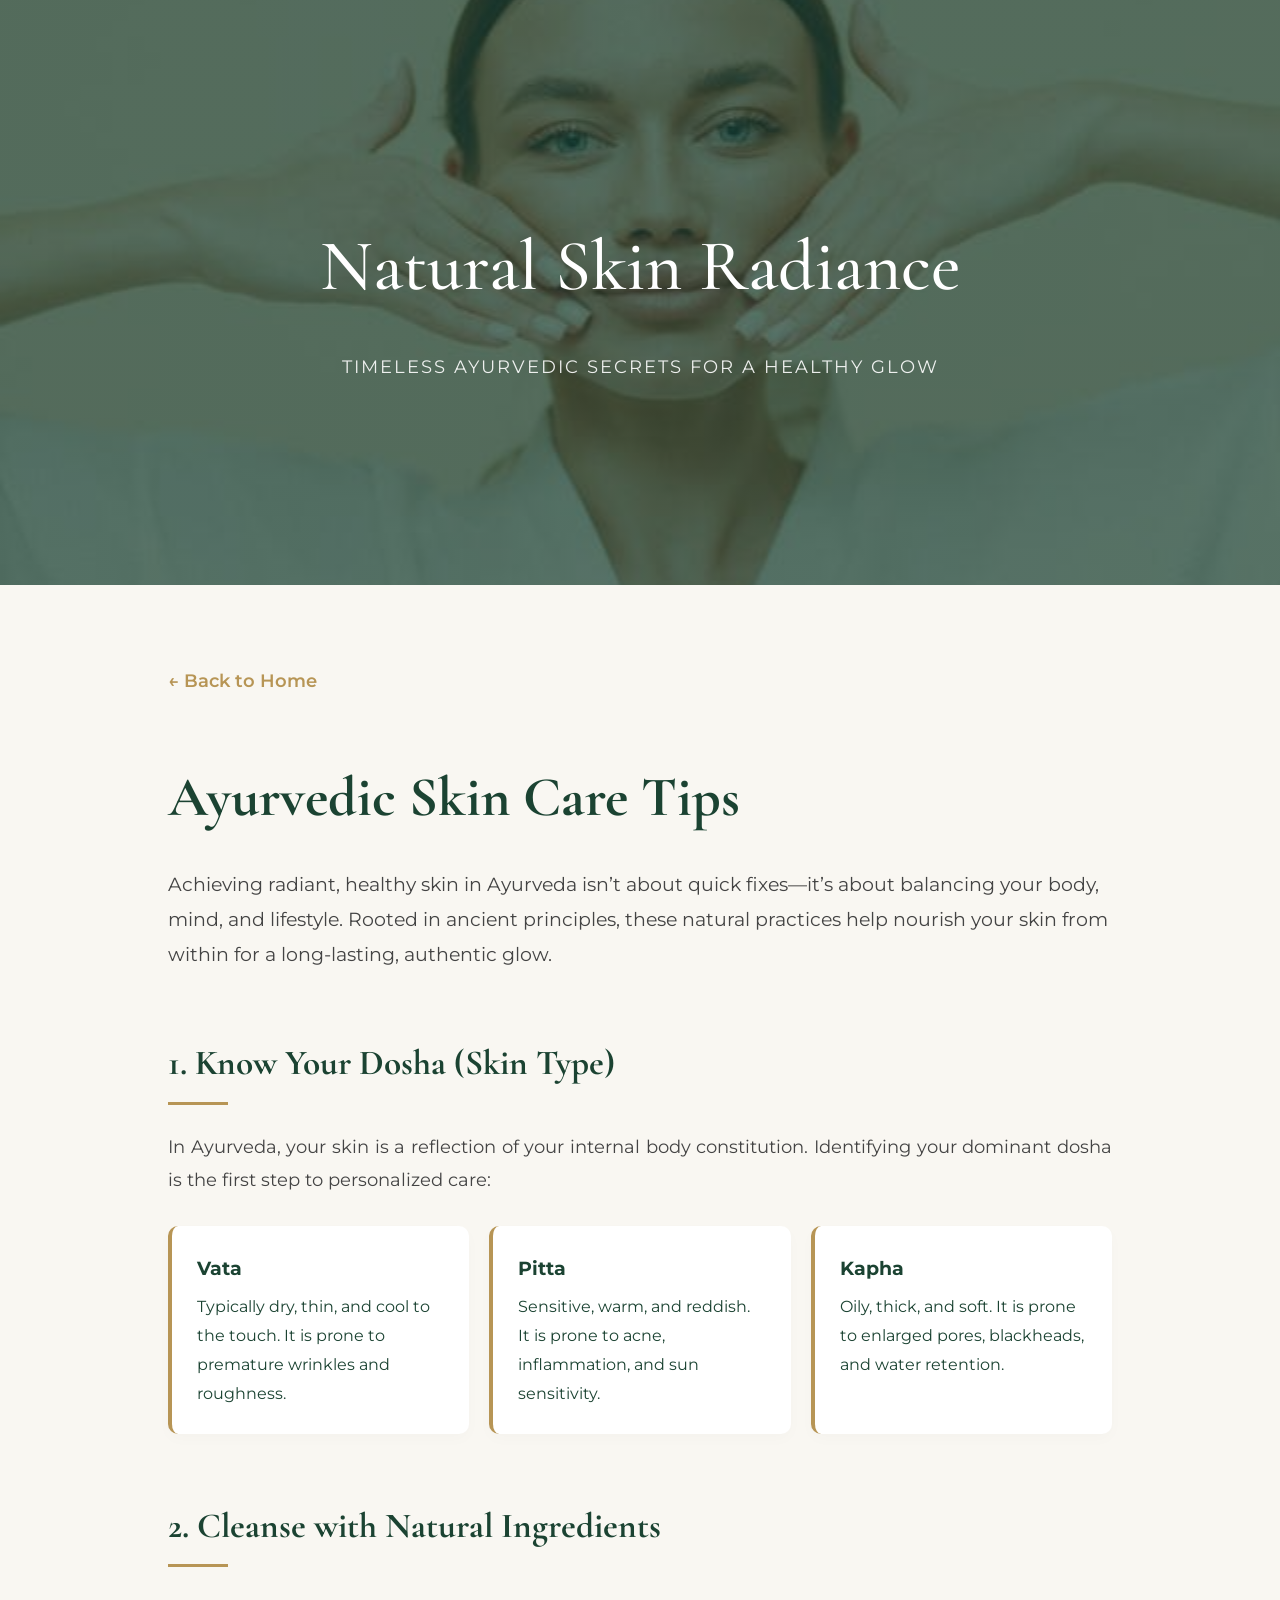
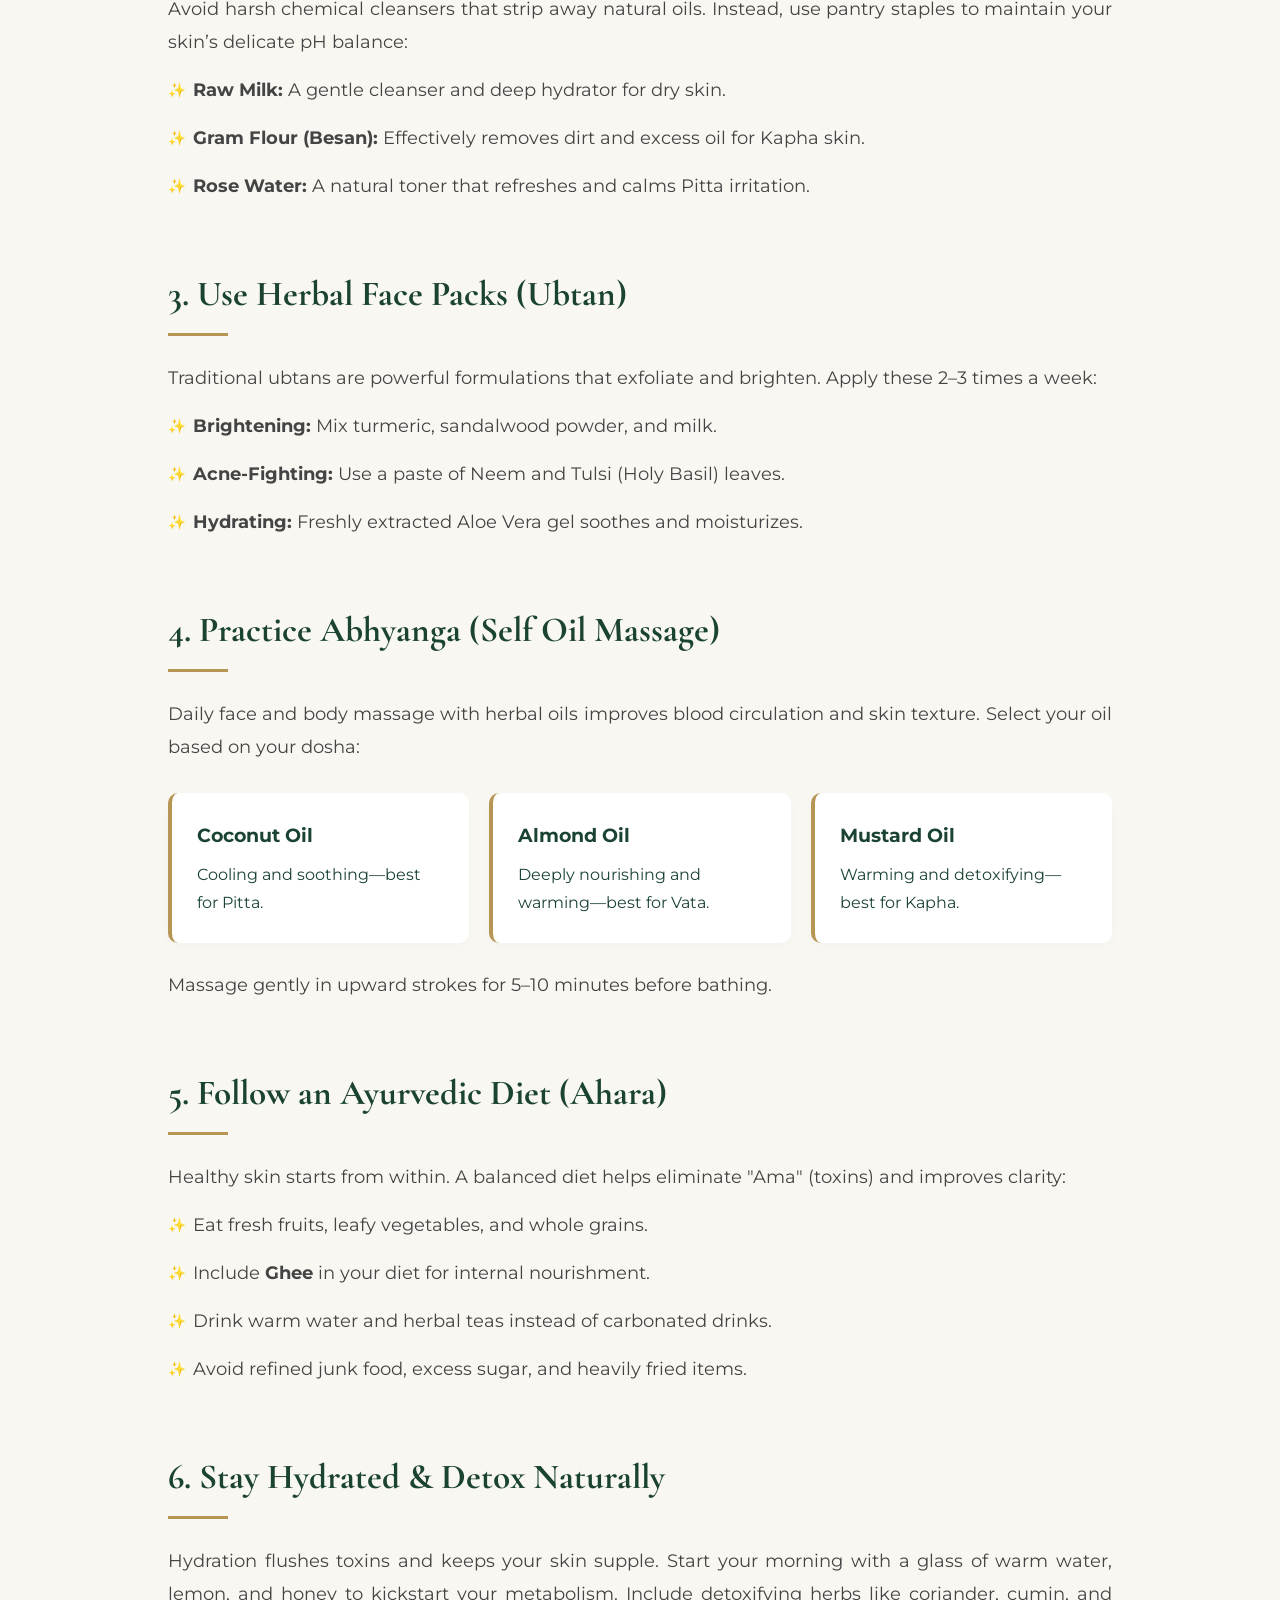
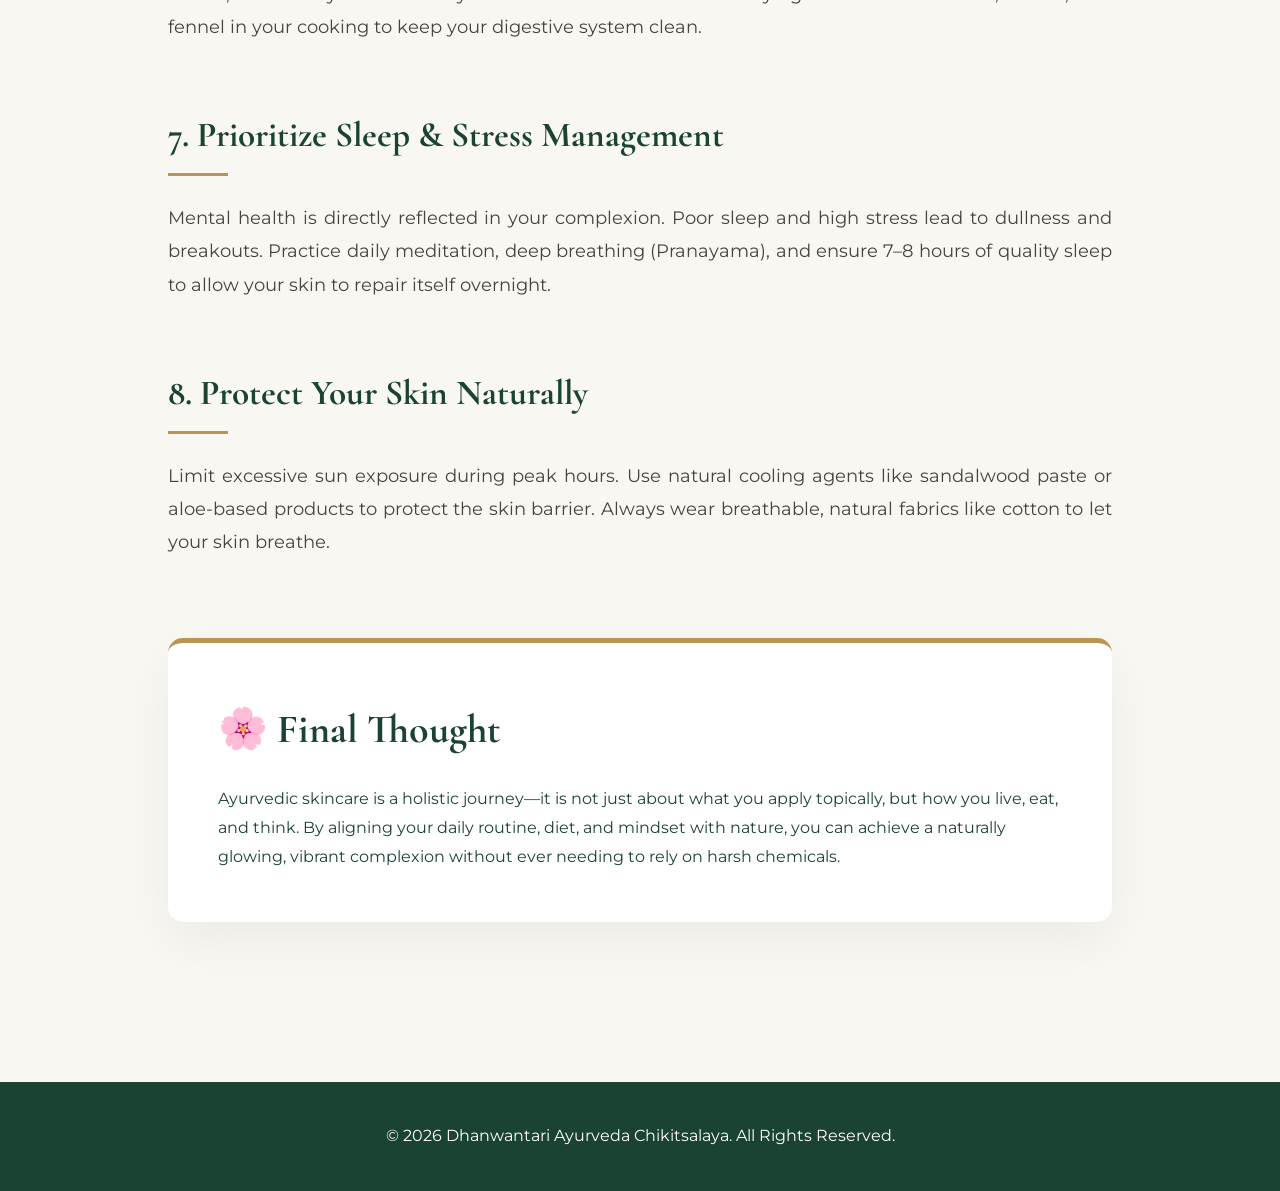
<file: blog-6th.html>
<!DOCTYPE html>
<html lang="en">
<head>
    <meta charset="UTF-8">
    <meta name="viewport" content="width=device-width, initial-scale=1.0">
    <title>Ayurvedic Skin Care Tips for Natural Glow | Dhanwantari Ayurveda Chikitsalaya</title>
    
    <!-- Fonts -->
    <link href="https://fonts.googleapis.com/css2?family=Cormorant+Garamond:wght@600;700&family=Montserrat:wght@400;500&display=swap" rel="stylesheet">
    
    <style>
        :root {
            --forest-green: #1B4332;
            --gold: #B79555;
            --cream: #F9F7F2;
        }

        * { margin: 0; padding: 0; box-sizing: border-box; }
        body { font-family: 'Montserrat', sans-serif; background: var(--cream); color: var(--forest-green); line-height: 1.8; }

        /* Hero Section */
        .detail-hero {
            height: 65vh;
            background: linear-gradient(rgba(27, 67, 50, 0.7), rgba(27, 67, 50, 0.7)), 
                        url('image/32.jpg'); /* You can update this image path */
            background-size: cover;
            background-position: center;
            display: flex;
            align-items: center;
            justify-content: center;
            color: white;
            text-align: center;
            padding: 0 20px;
        }
        .detail-hero-content h1 { 
            font-family: 'Cormorant Garamond', serif; 
            font-size: 4.5rem; 
            font-weight: 500;
            margin-bottom: 20px;
        }
        .detail-hero-content p { 
            font-size: 1.1rem; 
            letter-spacing: 2px; 
            text-transform: uppercase;
            opacity: 0.9;
        }

        /* Content Container */
        .detail-content {
            padding: 80px 10%;
            max-width: 1200px;
            margin: 0 auto;
        }

        /* Back Link */
        .back-link {
            color: var(--gold);
            text-decoration: none;
            display: inline-block;
            margin-bottom: 50px;
            font-weight: 600;
            font-size: 1.1rem;
        }

        /* Main Serif Heading */
        .main-heading {
            font-family: 'Cormorant Garamond', serif;
            font-size: 3.5rem;
            color: var(--forest-green);
            margin-bottom: 20px;
        }

        .intro-text {
            font-size: 1.2rem;
            margin-bottom: 60px;
            color: #444;
        }

        /* Content Paragraphs */
        .content-section {
            margin-bottom: 60px;
        }

        .point-title {
            font-family: 'Cormorant Garamond', serif;
            font-size: 2.2rem;
            color: var(--forest-green);
            margin-bottom: 15px;
            position: relative;
            padding-bottom: 10px;
        }

        .point-title::after {
            content: '';
            position: absolute;
            left: 0;
            bottom: 0;
            width: 60px;
            height: 3px;
            background: var(--gold);
        }

        .content-section p, .content-section li {
            font-size: 1.15rem;
            color: #444;
            margin-top: 25px;
            text-align: justify;
        }

        .content-section ul {
            list-style: none;
            padding-left: 0;
        }

        .content-section ul li {
            margin-top: 15px;
            padding-left: 25px;
            position: relative;
        }

        .content-section ul li::before {
            content: '✨';
            font-size: 0.9rem;
            position: absolute;
            left: 0;
            top: 5px;
        }

        /* Routine Box / Dosha Grid */
        .routine-grid {
            display: grid;
            grid-template-columns: repeat(auto-fit, minmax(250px, 1fr));
            gap: 20px;
            margin-top: 30px;
        }
        .routine-item {
            background: #fff;
            padding: 25px;
            border-radius: 10px;
            border-left: 4px solid var(--gold);
            box-shadow: 0 5px 15px rgba(0,0,0,0.02);
        }
        .routine-item strong { color: var(--forest-green); display: block; margin-bottom: 8px; font-size: 1.2rem; }

        /* Conclusion Box */
        .conclusion-card {
            background: #ffffff;
            border-radius: 15px;
            padding: 50px;
            box-shadow: 0 20px 50px rgba(0,0,0,0.05);
            border-top: 5px solid var(--gold);
            margin-top: 80px;
        }

        .conclusion-card h3 {
            font-family: 'Cormorant Garamond', serif;
            font-size: 2.5rem;
            color: var(--forest-green);
            margin-bottom: 20px;
            display: flex;
            align-items: center;
            gap: 15px;
        }

        .footer {
            padding: 40px;
            text-align: center;
            background: var(--forest-green);
            color: white;
            margin-top: 80px;
        }

        /* Responsive */
        @media (max-width: 992px) {
            .detail-hero-content h1 { font-size: 3rem; }
            .main-heading { font-size: 2.5rem; }
            .detail-content { padding: 60px 5%; }
        }
    </style>
</head>
<body>

    <section class="detail-hero">
        <div class="detail-hero-content">
            <h1>Natural Skin Radiance</h1>
            <p>Timeless Ayurvedic Secrets for a Healthy Glow</p>
        </div>
    </section>

    <div class="detail-content">
        <a href="index.html" class="back-link">← Back to Home</a>

        <h2 class="main-heading">Ayurvedic Skin Care Tips</h2>
        <p class="intro-text">
            Achieving radiant, healthy skin in Ayurveda isn’t about quick fixes—it’s about balancing your body, mind, and lifestyle. Rooted in ancient principles, these natural practices help nourish your skin from within for a long-lasting, authentic glow.
        </p>

        <!-- 1 -->
        <div class="content-section">
            <h3 class="point-title">1. Know Your Dosha (Skin Type)</h3>
            <p>
                In Ayurveda, your skin is a reflection of your internal body constitution. Identifying your dominant dosha is the first step to personalized care:
            </p>
            <div class="routine-grid">
                <div class="routine-item">
                    <strong>Vata</strong>
                    Typically dry, thin, and cool to the touch. It is prone to premature wrinkles and roughness.
                </div>
                <div class="routine-item">
                    <strong>Pitta</strong>
                    Sensitive, warm, and reddish. It is prone to acne, inflammation, and sun sensitivity.
                </div>
                <div class="routine-item">
                    <strong>Kapha</strong>
                    Oily, thick, and soft. It is prone to enlarged pores, blackheads, and water retention.
                </div>
            </div>
        </div>

        <!-- 2 -->
        <div class="content-section">
            <h3 class="point-title">2. Cleanse with Natural Ingredients</h3>
            <p>
                Avoid harsh chemical cleansers that strip away natural oils. Instead, use pantry staples to maintain your skin’s delicate pH balance:
            </p>
            <ul>
                <li><strong>Raw Milk:</strong> A gentle cleanser and deep hydrator for dry skin.</li>
                <li><strong>Gram Flour (Besan):</strong> Effectively removes dirt and excess oil for Kapha skin.</li>
                <li><strong>Rose Water:</strong> A natural toner that refreshes and calms Pitta irritation.</li>
            </ul>
        </div>

        <!-- 3 -->
        <div class="content-section">
            <h3 class="point-title">3. Use Herbal Face Packs (Ubtan)</h3>
            <p>
                Traditional ubtans are powerful formulations that exfoliate and brighten. Apply these 2–3 times a week:
            </p>
            <ul>
                <li><strong>Brightening:</strong> Mix turmeric, sandalwood powder, and milk.</li>
                <li><strong>Acne-Fighting:</strong> Use a paste of Neem and Tulsi (Holy Basil) leaves.</li>
                <li><strong>Hydrating:</strong> Freshly extracted Aloe Vera gel soothes and moisturizes.</li>
            </ul>
        </div>

        <!-- 4 -->
        <div class="content-section">
            <h3 class="point-title">4. Practice Abhyanga (Self Oil Massage)</h3>
            <p>
                Daily face and body massage with herbal oils improves blood circulation and skin texture. Select your oil based on your dosha:
            </p>
            <div class="routine-grid">
                <div class="routine-item">
                    <strong>Coconut Oil</strong>
                    Cooling and soothing—best for Pitta.
                </div>
                <div class="routine-item">
                    <strong>Almond Oil</strong>
                    Deeply nourishing and warming—best for Vata.
                </div>
                <div class="routine-item">
                    <strong>Mustard Oil</strong>
                    Warming and detoxifying—best for Kapha.
                </div>
            </div>
            <p>Massage gently in upward strokes for 5–10 minutes before bathing.</p>
        </div>

        <!-- 5 -->
        <div class="content-section">
            <h3 class="point-title">5. Follow an Ayurvedic Diet (Ahara)</h3>
            <p>
                Healthy skin starts from within. A balanced diet helps eliminate "Ama" (toxins) and improves clarity:
            </p>
            <ul>
                <li>Eat fresh fruits, leafy vegetables, and whole grains.</li>
                <li>Include <strong>Ghee</strong> in your diet for internal nourishment.</li>
                <li>Drink warm water and herbal teas instead of carbonated drinks.</li>
                <li>Avoid refined junk food, excess sugar, and heavily fried items.</li>
            </ul>
        </div>

        <!-- 6 -->
        <div class="content-section">
            <h3 class="point-title">6. Stay Hydrated & Detox Naturally</h3>
            <p>
                Hydration flushes toxins and keeps your skin supple. Start your morning with a glass of warm water, lemon, and honey to kickstart your metabolism. Include detoxifying herbs like coriander, cumin, and fennel in your cooking to keep your digestive system clean.
            </p>
        </div>

        <!-- 7 -->
        <div class="content-section">
            <h3 class="point-title">7. Prioritize Sleep & Stress Management</h3>
            <p>
                Mental health is directly reflected in your complexion. Poor sleep and high stress lead to dullness and breakouts. Practice daily meditation, deep breathing (Pranayama), and ensure 7–8 hours of quality sleep to allow your skin to repair itself overnight.
            </p>
        </div>

        <!-- 8 -->
        <div class="content-section">
            <h3 class="point-title">8. Protect Your Skin Naturally</h3>
            <p>
                Limit excessive sun exposure during peak hours. Use natural cooling agents like sandalwood paste or aloe-based products to protect the skin barrier. Always wear breathable, natural fabrics like cotton to let your skin breathe.
            </p>
        </div>

        <!-- Conclusion Box -->
        <div class="conclusion-card">
            <h3>🌸 Final Thought</h3>
            <p>
                Ayurvedic skincare is a holistic journey—it is not just about what you apply topically, but how you live, eat, and think. By aligning your daily routine, diet, and mindset with nature, you can achieve a naturally glowing, vibrant complexion without ever needing to rely on harsh chemicals.
            </p>
        </div>
    </div>

    <footer class="footer">
        <p>&copy; 2026 Dhanwantari Ayurveda Chikitsalaya. All Rights Reserved.</p>
    </footer>

</body>
</html>
</file>
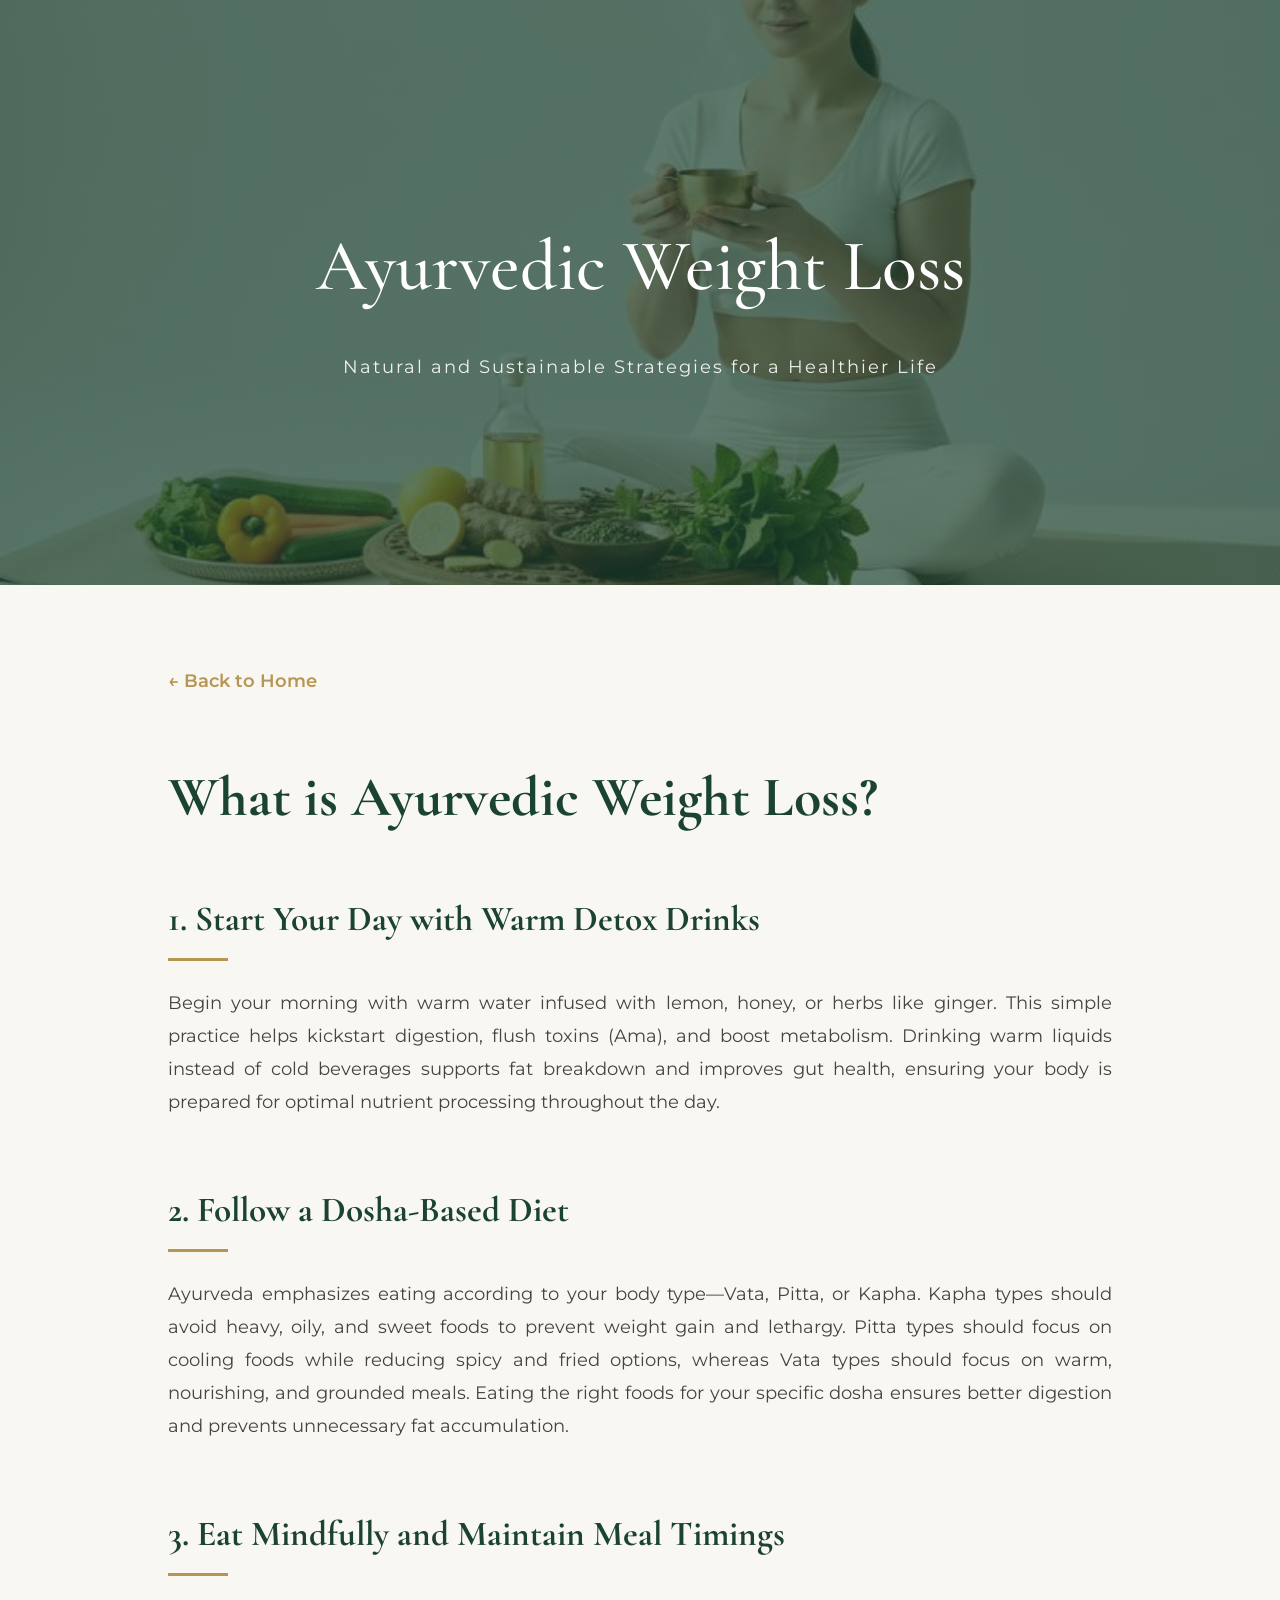
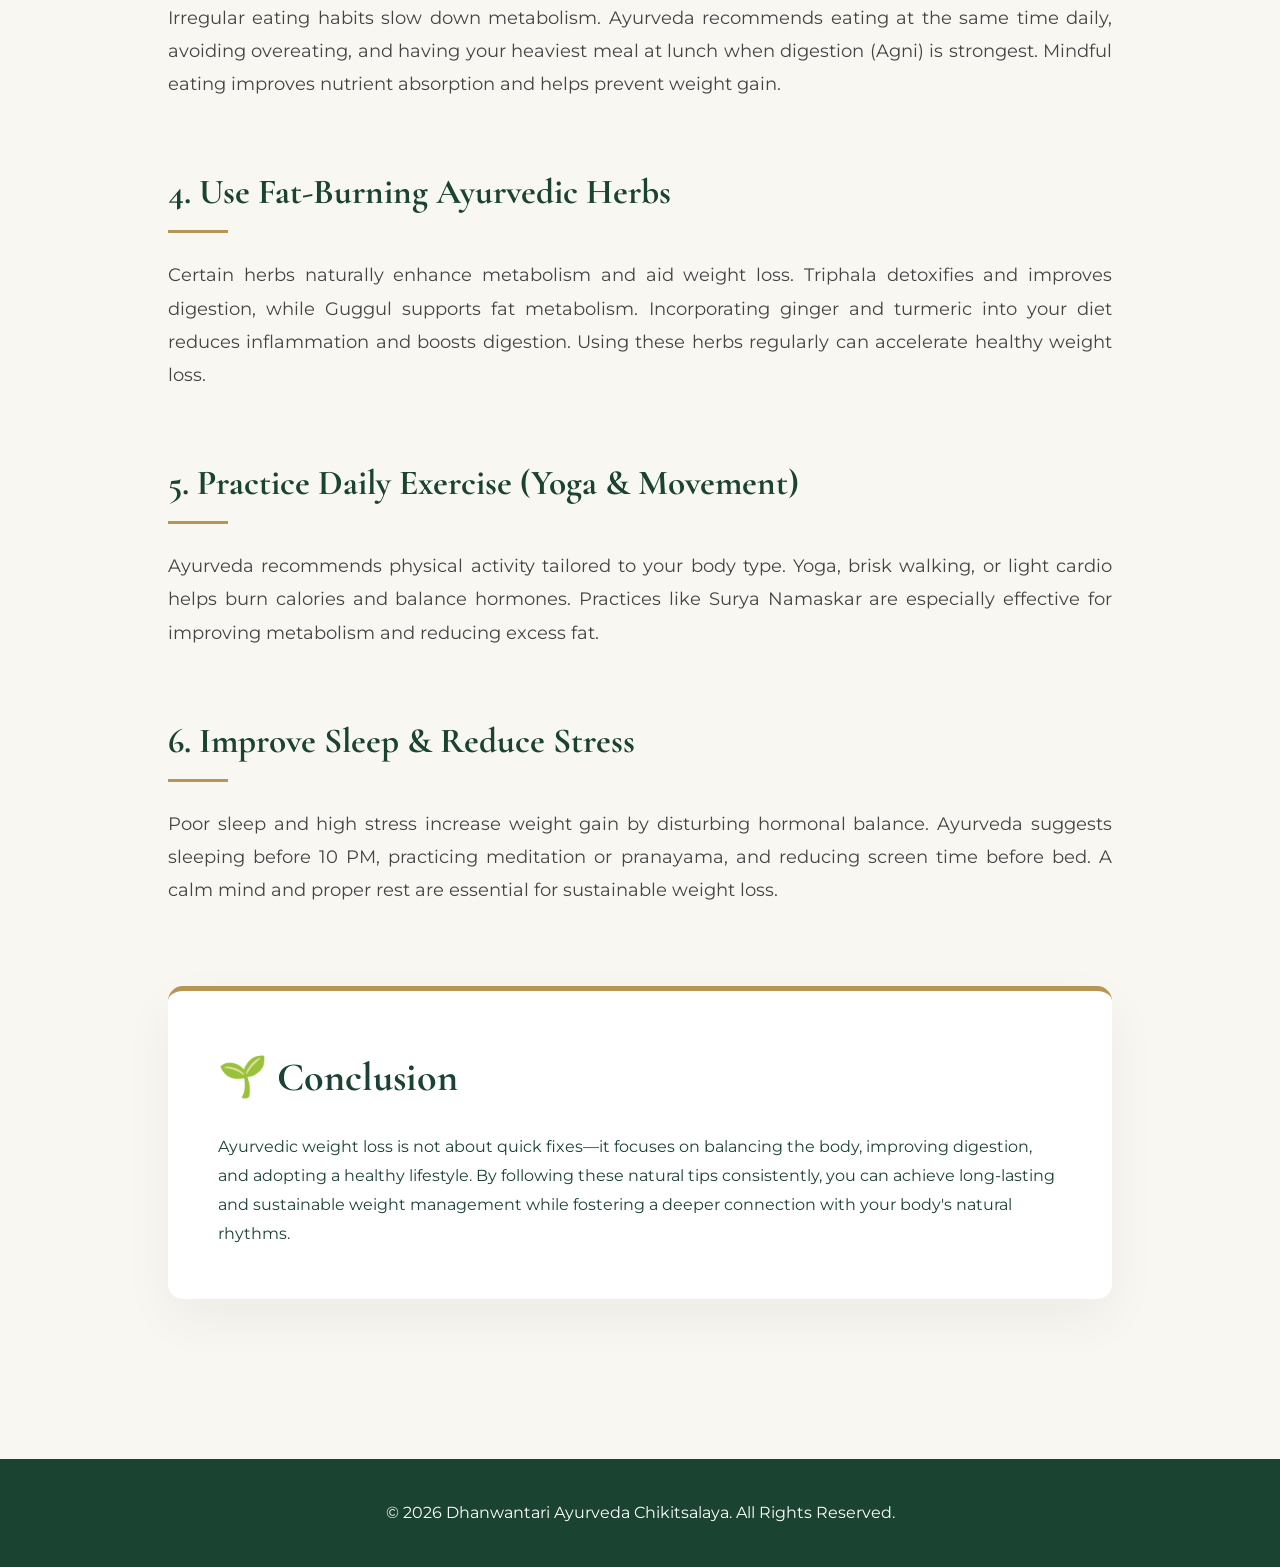
<file: blog-single.html>
<!DOCTYPE html>
<html lang="en">
<head>
    <meta charset="UTF-8">
    <meta name="viewport" content="width=device-width, initial-scale=1.0">
    <title>Sustainable Weight Loss | Dhanwantari Ayurveda Chikitsalaya</title>
    
    <!-- Fonts -->
    <link href="https://fonts.googleapis.com/css2?family=Cormorant+Garamond:wght@600;700&family=Montserrat:wght@400;500&display=swap" rel="stylesheet">
    
    <style>
        :root {
            --forest-green: #1B4332;
            --gold: #B79555;
            --cream: #F9F7F2;
        }

        * { margin: 0; padding: 0; box-sizing: border-box; }
        body { font-family: 'Montserrat', sans-serif; background: var(--cream); color: var(--forest-green); line-height: 1.8; }

        /* Hero Section - Exactly like your screenshot */
        .detail-hero {
            height: 65vh;
            background: linear-gradient(rgba(27, 67, 50, 0.7), rgba(27, 67, 50, 0.7)), 
                        url('image/w.jpg'); /* Replace with image/weight-loss.jpg */
            background-size: cover;
            background-position: center;
            display: flex;
            align-items: center;
            justify-content: center;
            color: white;
            text-align: center;
            padding: 0 20px;
        }
        .detail-hero-content h1 { 
            font-family: 'Cormorant Garamond', serif; 
            font-size: 4.5rem; 
            font-weight: 500;
            margin-bottom: 20px;
        }
        .detail-hero-content p { 
            font-size: 1.1rem; 
            letter-spacing: 2px; 
            text-transform: none;
            opacity: 0.9;
        }

        /* Content Container */
        .detail-content {
            padding: 80px 10%;
            max-width: 1200px;
            margin: 0 auto;
        }

        /* Back Link - Styled like screenshot */
        .back-link {
            color: var(--gold);
            text-decoration: none;
            display: inline-block;
            margin-bottom: 50px;
            font-weight: 600;
            font-size: 1.1rem;
        }

        /* Main Serif Heading */
        .main-heading {
            font-family: 'Cormorant Garamond', serif;
            font-size: 3.5rem;
            color: var(--forest-green);
            margin-bottom: 40px;
        }

        /* Content Paragraphs */
        .content-section {
            margin-bottom: 60px;
        }

        .point-title {
            font-family: 'Cormorant Garamond', serif;
            font-size: 2.2rem;
            color: var(--forest-green);
            margin-bottom: 15px;
            position: relative;
            padding-bottom: 10px;
        }

        .point-title::after {
            content: '';
            position: absolute;
            left: 0;
            bottom: 0;
            width: 60px;
            height: 3px;
            background: var(--gold);
        }

        .content-section p {
            font-size: 1.15rem;
            color: #444;
            margin-top: 25px;
            text-align: justify;
        }

        /* Conclusion Box */
        .conclusion-card {
            background: #ffffff;
            border-radius: 15px;
            padding: 50px;
            box-shadow: 0 20px 50px rgba(0,0,0,0.05);
            border-top: 5px solid var(--gold);
            margin-top: 80px;
        }

        .conclusion-card h3 {
            font-family: 'Cormorant Garamond', serif;
            font-size: 2.5rem;
            color: var(--forest-green);
            margin-bottom: 20px;
            display: flex;
            align-items: center;
            gap: 15px;
        }

        .footer {
            padding: 40px;
            text-align: center;
            background: var(--forest-green);
            color: white;
            margin-top: 80px;
        }

        /* Responsive */
        @media (max-width: 992px) {
            .detail-hero-content h1 { font-size: 3rem; }
            .main-heading { font-size: 2.5rem; }
            .detail-content { padding: 60px 5%; }
        }
    </style>
</head>
<body>

    <section class="detail-hero">
        <div class="detail-hero-content">
            <h1>Ayurvedic Weight Loss</h1>
            <p>Natural and Sustainable Strategies for a Healthier Life</p>
        </div>
    </section>

    <div class="detail-content">
        <a href="index.html" class="back-link">← Back to Home</a>

        <h2 class="main-heading">What is Ayurvedic Weight Loss?</h2>

        <!-- 1 -->
        <div class="content-section">
            <h3 class="point-title">1. Start Your Day with Warm Detox Drinks</h3>
            <p>
                Begin your morning with warm water infused with lemon, honey, or herbs like ginger. This simple practice helps kickstart digestion, flush toxins (Ama), and boost metabolism. Drinking warm liquids instead of cold beverages supports fat breakdown and improves gut health, ensuring your body is prepared for optimal nutrient processing throughout the day.
            </p>
        </div>

        <!-- 2 -->
        <div class="content-section">
            <h3 class="point-title">2. Follow a Dosha-Based Diet</h3>
            <p>
                Ayurveda emphasizes eating according to your body type—Vata, Pitta, or Kapha. Kapha types should avoid heavy, oily, and sweet foods to prevent weight gain and lethargy. Pitta types should focus on cooling foods while reducing spicy and fried options, whereas Vata types should focus on warm, nourishing, and grounded meals. Eating the right foods for your specific dosha ensures better digestion and prevents unnecessary fat accumulation.
            </p>
        </div>

        <!-- 3 -->
        <div class="content-section">
            <h3 class="point-title">3. Eat Mindfully and Maintain Meal Timings</h3>
            <p>
                Irregular eating habits slow down metabolism. Ayurveda recommends eating at the same time daily, avoiding overeating, and having your heaviest meal at lunch when digestion (Agni) is strongest. Mindful eating improves nutrient absorption and helps prevent weight gain.
            </p>
        </div>

        <!-- 4 -->
        <div class="content-section">
            <h3 class="point-title">4. Use Fat-Burning Ayurvedic Herbs</h3>
            <p>
                Certain herbs naturally enhance metabolism and aid weight loss. Triphala detoxifies and improves digestion, while Guggul supports fat metabolism. Incorporating ginger and turmeric into your diet reduces inflammation and boosts digestion. Using these herbs regularly can accelerate healthy weight loss.
            </p>
        </div>

        <!-- 5 -->
        <div class="content-section">
            <h3 class="point-title">5. Practice Daily Exercise (Yoga & Movement)</h3>
            <p>
                Ayurveda recommends physical activity tailored to your body type. Yoga, brisk walking, or light cardio helps burn calories and balance hormones. Practices like Surya Namaskar are especially effective for improving metabolism and reducing excess fat.
            </p>
        </div>

        <!-- 6 -->
        <div class="content-section">
            <h3 class="point-title">6. Improve Sleep & Reduce Stress</h3>
            <p>
                Poor sleep and high stress increase weight gain by disturbing hormonal balance. Ayurveda suggests sleeping before 10 PM, practicing meditation or pranayama, and reducing screen time before bed. A calm mind and proper rest are essential for sustainable weight loss.
            </p>
        </div>

        <!-- Conclusion Box -->
        <div class="conclusion-card">
            <h3>🌱 Conclusion</h3>
            <p>
                Ayurvedic weight loss is not about quick fixes—it focuses on balancing the body, improving digestion, and adopting a healthy lifestyle. By following these natural tips consistently, you can achieve long-lasting and sustainable weight management while fostering a deeper connection with your body's natural rhythms.
            </p>
        </div>
    </div>

    <footer class="footer">
        <p>&copy; 2026 Dhanwantari Ayurveda Chikitsalaya. All Rights Reserved.</p>
    </footer>

</body>
</html>
</file>
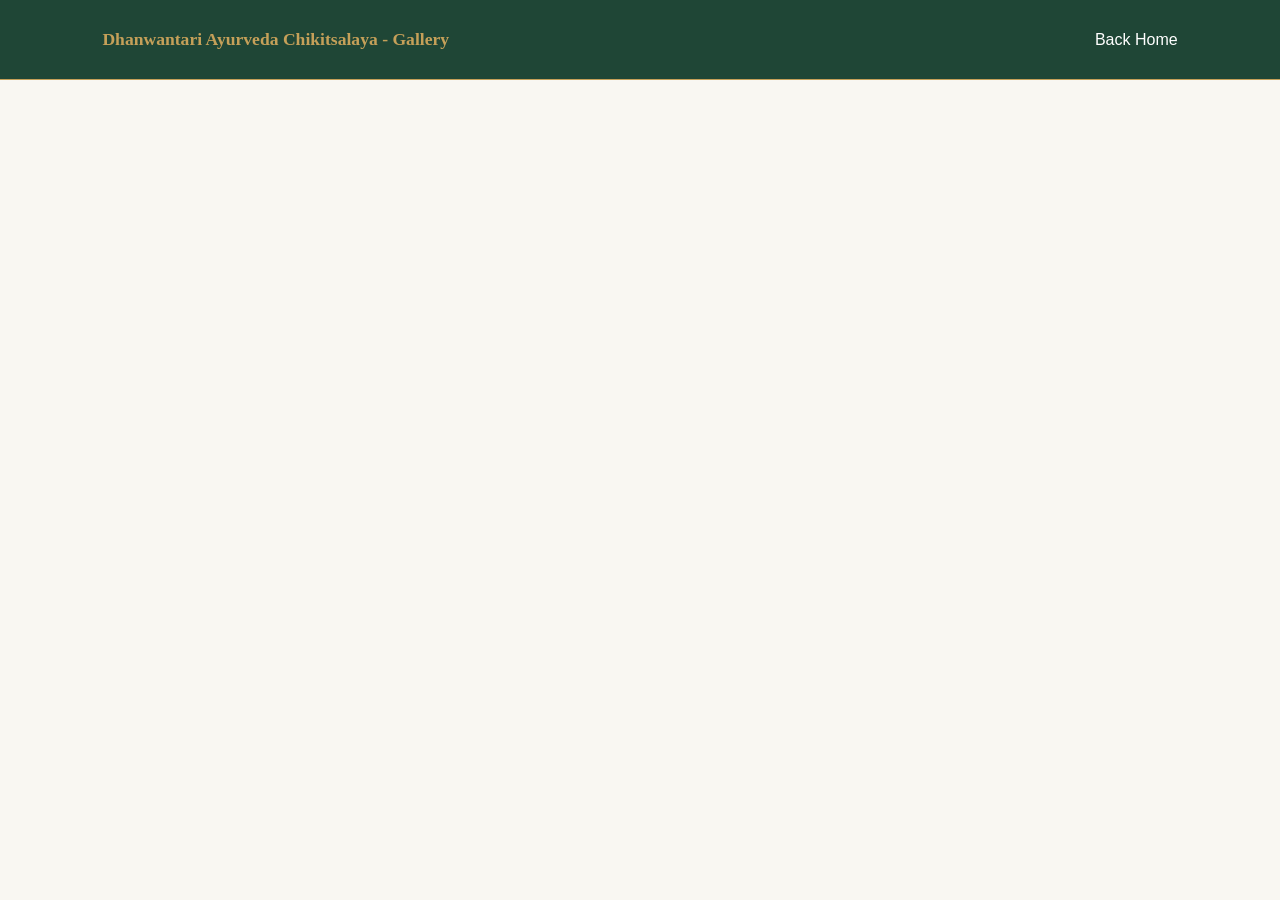
<file: gallery.html>
<!DOCTYPE html>
<html lang="en">
<head>
    <meta charset="UTF-8">
    <title>Full Gallery | Dhanwantari Ayurveda Chikitsalaya</title>
    <link rel="stylesheet" href="style.css">
    <link rel="stylesheet" href="https://cdnjs.cloudflare.com/ajax/libs/font-awesome/6.4.0/css/all.min.css">
    <style>
        .navbar { display: flex; justify-content: space-between; align-items: center; width: 100%; }
        .full-gallery { padding: 120px 10% 50px; display: grid; grid-template-columns: repeat(auto-fill, minmax(250px, 1fr)); gap: 15px; }
        
        .full-gallery img, .full-gallery .video-thumbnail { 
            width: 100%; height: 250px; object-fit: cover; 
            cursor: pointer; border: 2px solid var(--gold); border-radius: 10px;
        }

        .video-wrapper { position: relative; cursor: pointer; }
        .video-wrapper i {
            position: absolute; top: 50%; left: 50%;
            transform: translate(-50%, -50%); color: white;
            font-size: 3rem; opacity: 0.8; pointer-events: none;
        }

        /* Lightbox adjustments for Iframe */
        #lightbox-video, #lightbox-iframe { 
            display: none; 
            width: 90%; 
            max-width: 800px; 
            height: 450px; 
            border: 2px solid var(--gold); 
        }
    </style>
</head>
<body>
    <nav class="navbar">
        <div class="logo-text" style="padding: 10px 8%;">Dhanwantari Ayurveda Chikitsalaya - Gallery</div>
        <a href="index.html" style="color: white; padding-right: 8%; text-decoration: none;">Back Home</a>
    </nav>

    <div class="full-gallery" id="gallery-container">
        <!-- Local videos (standard files on your server) -->
     
    </div>

    <!-- Lightbox -->
    <div id="lightbox" class="lightbox">
        <span class="close-lightbox" onclick="closeLightbox()">&times;</span>
        <img class="lightbox-content" id="lightbox-img">
        <video class="lightbox-content" id="lightbox-video" controls></video>
        <!-- Added Iframe for Google Drive Videos -->
        <iframe class="lightbox-content" id="lightbox-iframe" frameborder="0" allow="autoplay"></iframe>
    </div>

    <script>
        const SHEET_ID = '1xKDaBGQtIA55Pk4aBp2PoCWNz5Itv2QREwhK_gYwwgk';
        const API_URL = `https://opensheet.elk.sh/${SHEET_ID}/Sheet1`;

        const galleryContainer = document.getElementById('gallery-container');
        const lightbox = document.getElementById('lightbox');
        const lightboxImg = document.getElementById('lightbox-img');
        const lightboxVid = document.getElementById('lightbox-video');
        const lightboxIframe = document.getElementById('lightbox-iframe');

        // Extract ID from Google Drive Link
        function getDriveId(url) {
            if (!url) return null;
            const match = url.match(/\/d\/(.+?)\/(view|edit|preview)/) || url.match(/id=(.+?)(&|$)/);
            return match ? match[1] : null;
        }

        async function fetchGallery() {
            try {
                const response = await fetch(API_URL);
                const data = await response.json();
                
                data.forEach(item => {
                    const rawUrl = item.MediaURL || item.mediaurl;
                    const type = (item.MediaType || item.mediatype || "image").toLowerCase();
                    const driveId = getDriveId(rawUrl);

                    if (driveId) {
                        if (type.includes('video')) {
                            renderDriveVideo(driveId);
                        } else {
                            renderImage(`https://lh3.googleusercontent.com/d/${driveId}`);
                        }
                    }
                });
            } catch (error) {
                console.error('Error:', error);
            }
        }

        function renderImage(src) {
            const img = document.createElement('img');
            img.src = src;
            img.className = 'gallery-item';
            img.onclick = () => openLightbox(src, 'img');
            galleryContainer.appendChild(img);
        }

        function renderDriveVideo(id) {
            const wrapper = document.createElement('div');
            wrapper.className = 'video-wrapper';
            
            // For the thumbnail, we use a trick to get a frame from the video
            const thumb = document.createElement('img');
            thumb.src = `https://lh3.googleusercontent.com/d/${id}`; // Sometimes works for video thumbnails
            thumb.className = 'video-thumbnail';
            thumb.onerror = () => { thumb.src = 'https://via.placeholder.com/300x250?text=Video+Loading...'; };

            const icon = document.createElement('i');
            icon.className = 'fas fa-play-circle';
            
            wrapper.onclick = () => openLightbox(id, 'drive-video');
            wrapper.appendChild(thumb);
            wrapper.appendChild(icon);
            galleryContainer.appendChild(wrapper);
        }

        function openLightbox(source, mode) {
            lightbox.style.display = 'flex';
            
            // Reset all
            lightboxImg.style.display = 'none';
            lightboxVid.style.display = 'none';
            lightboxIframe.style.display = 'none';
            lightboxIframe.src = "";

            if (mode === 'img') {
                lightboxImg.style.display = 'block';
                lightboxImg.src = source;
            } 
            else if (mode === 'local-video') {
                lightboxVid.style.display = 'block';
                lightboxVid.src = source;
                lightboxVid.play();
            } 
            else if (mode === 'drive-video') {
                lightboxIframe.style.display = 'block';
                // This is the "Embed" URL that actually works for videos
                lightboxIframe.src = `https://drive.google.com/file/d/${source}/preview`;
            }
        }

        function closeLightbox() {
            lightbox.style.display = 'none';
            lightboxVid.pause();
            lightboxVid.src = "";
            lightboxIframe.src = "";
        }

        lightbox.onclick = (e) => { if (e.target === lightbox) closeLightbox(); };

        fetchGallery();
    </script>
</body>
</html>
</file>
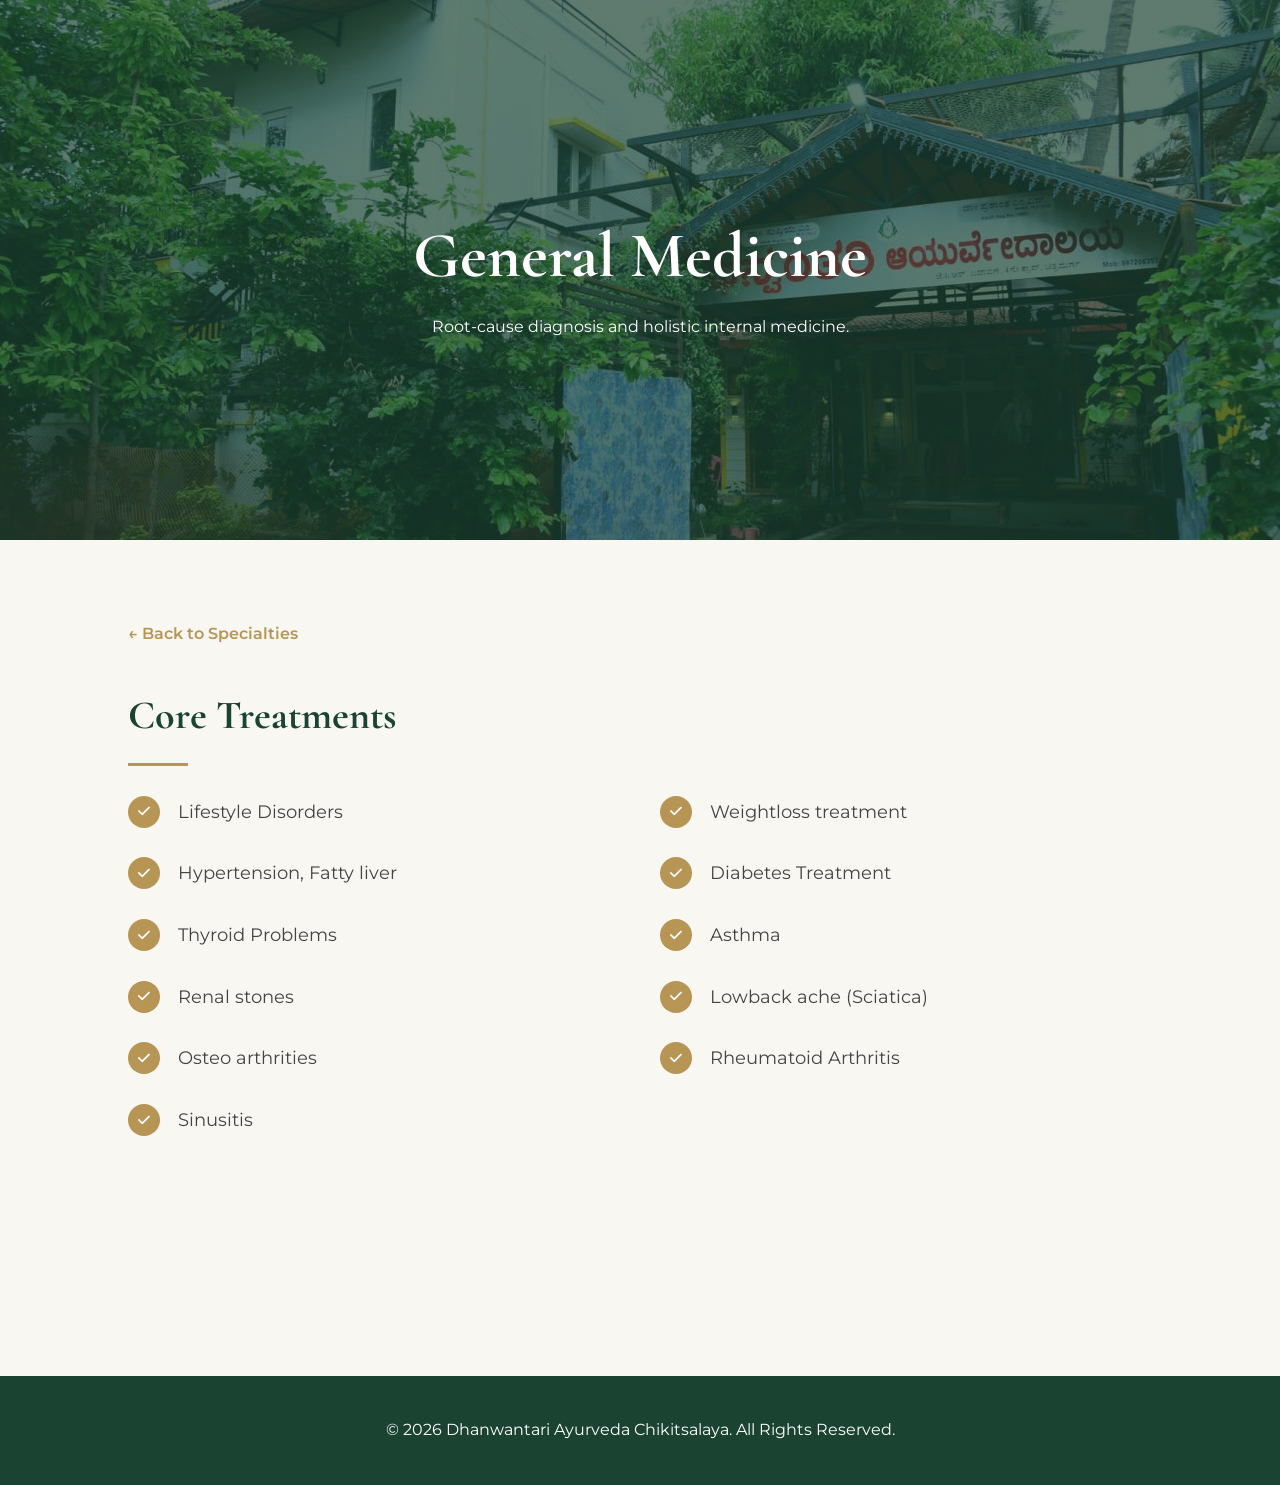
<file: general-medicine.html>
<!DOCTYPE html>
<html lang="en">
<head>
    <meta charset="UTF-8">
    <meta name="viewport" content="width=device-width, initial-scale=1.0">
    <title>General Medicine | Dhanwantari Ayurveda Chikitsalaya</title>
    
    <!-- Fonts -->
    <link href="https://fonts.googleapis.com/css2?family=Cormorant+Garamond:wght@600;700&family=Montserrat:wght@400;500&display=swap" rel="stylesheet">
    
    <!-- Font Awesome for Tick Marks -->
    <link rel="stylesheet" href="https://cdnjs.cloudflare.com/ajax/libs/font-awesome/6.4.0/css/all.min.css">
    
    <style>
        :root {
            --forest-green: #1B4332;
            --gold: #B79555;
            --cream: #F9F7F2;
        }

        * { margin: 0; padding: 0; box-sizing: border-box; }
        body { font-family: 'Montserrat', sans-serif; background: var(--cream); color: var(--forest-green); line-height: 1.8; }

        /* Hero Section */
        .detail-hero {
            height: 60vh;
            background: linear-gradient(rgba(27,67,50,0.7), rgba(27,67,50,0.7)), url('image/10.jpeg');
            background-size: cover;
            background-position: center;
            display: flex;
            align-items: center;
            justify-content: center;
            color: white;
            text-align: center;
        }
        .detail-hero h1 { font-family: 'Cormorant Garamond', serif; font-size: 4rem; }

        /* Content Container */
        .detail-content {
            padding: 80px 10%;
            max-width: 1300px;
            margin: 0 auto;
            min-height: 400px; /* Ensures footer stays down */
        }

        .back-link {
            color: var(--gold);
            text-decoration: none;
            display: inline-block;
            margin-bottom: 30px;
            font-weight: 600;
        }

        .intro-section {
            margin-bottom: 60px;
        }

        .intro-section h2 {
            color: var(--forest-green);
            font-family: 'Cormorant Garamond', serif;
            font-size: 2.5rem;
            margin-bottom: 25px;
            position: relative;
            padding-bottom: 15px;
        }

        .intro-section h2::after {
            content: '';
            position: absolute;
            left: 0;
            bottom: 0;
            width: 60px;
            height: 3px;
            background: var(--gold);
        }

        /* TWO-COLUMN LIST STYLE */
        .check-list {
            list-style: none;
            display: grid;
            grid-template-columns: 1fr 1fr;
            gap: 10px 40px; 
            margin-top: 30px;
        }

        .check-list li {
            position: relative;
            padding-left: 50px;
            margin-bottom: 20px;
            font-size: 1.1rem;
            color: #444;
            display: flex;
            align-items: center;
        }

        .check-list li::before {
            content: "\f00c"; 
            font-family: "Font Awesome 6 Free";
            font-weight: 900;
            position: absolute;
            left: 0;
            width: 32px;
            height: 32px;
            background-color: var(--gold);
            color: white;
            border-radius: 50%;
            display: flex;
            align-items: center;
            justify-content: center;
            font-size: 0.85rem;
        }

        .footer {
            padding: 40px 20px;
            text-align: center;
            background: var(--forest-green);
            color: white;
            width: 100%;
            margin-top: 80px;
        }

        @media (max-width: 992px) {
            .detail-hero h1 { font-size: 3rem; }
            .check-list { grid-template-columns: 1fr; }
        }
    </style>
</head>
<body>

    <section class="detail-hero">
        <div>
            <h1>General Medicine</h1>
            <p>Root-cause diagnosis and holistic internal medicine.</p>
        </div>
    </section>

    <div class="detail-content">
        <a href="index.html#specialties" class="back-link">← Back to Specialties</a>
        
        <div class="intro-section">
            <h2>Core Treatments</h2>
            <ul class="check-list">
                <li>Lifestyle Disorders</li>
                <li>Weightloss treatment</li>
                <li>Hypertension, Fatty liver</li>
                <li>Diabetes Treatment</li>
                <li>Thyroid Problems</li>
                <li>Asthma</li>
                <li>Renal stones</li>
                <li>Lowback ache (Sciatica)</li>
                <li>Osteo arthrities</li>
                <li>Rheumatoid Arthritis</li>
                <li>Sinusitis</li>
            </ul>
        </div>
    </div> <!-- CLOSED DETAIL-CONTENT -->

    <footer class="footer">
        <p>&copy; 2026 Dhanwantari Ayurveda Chikitsalaya. All Rights Reserved.</p>
    </footer>
</body>
</html>
</file>
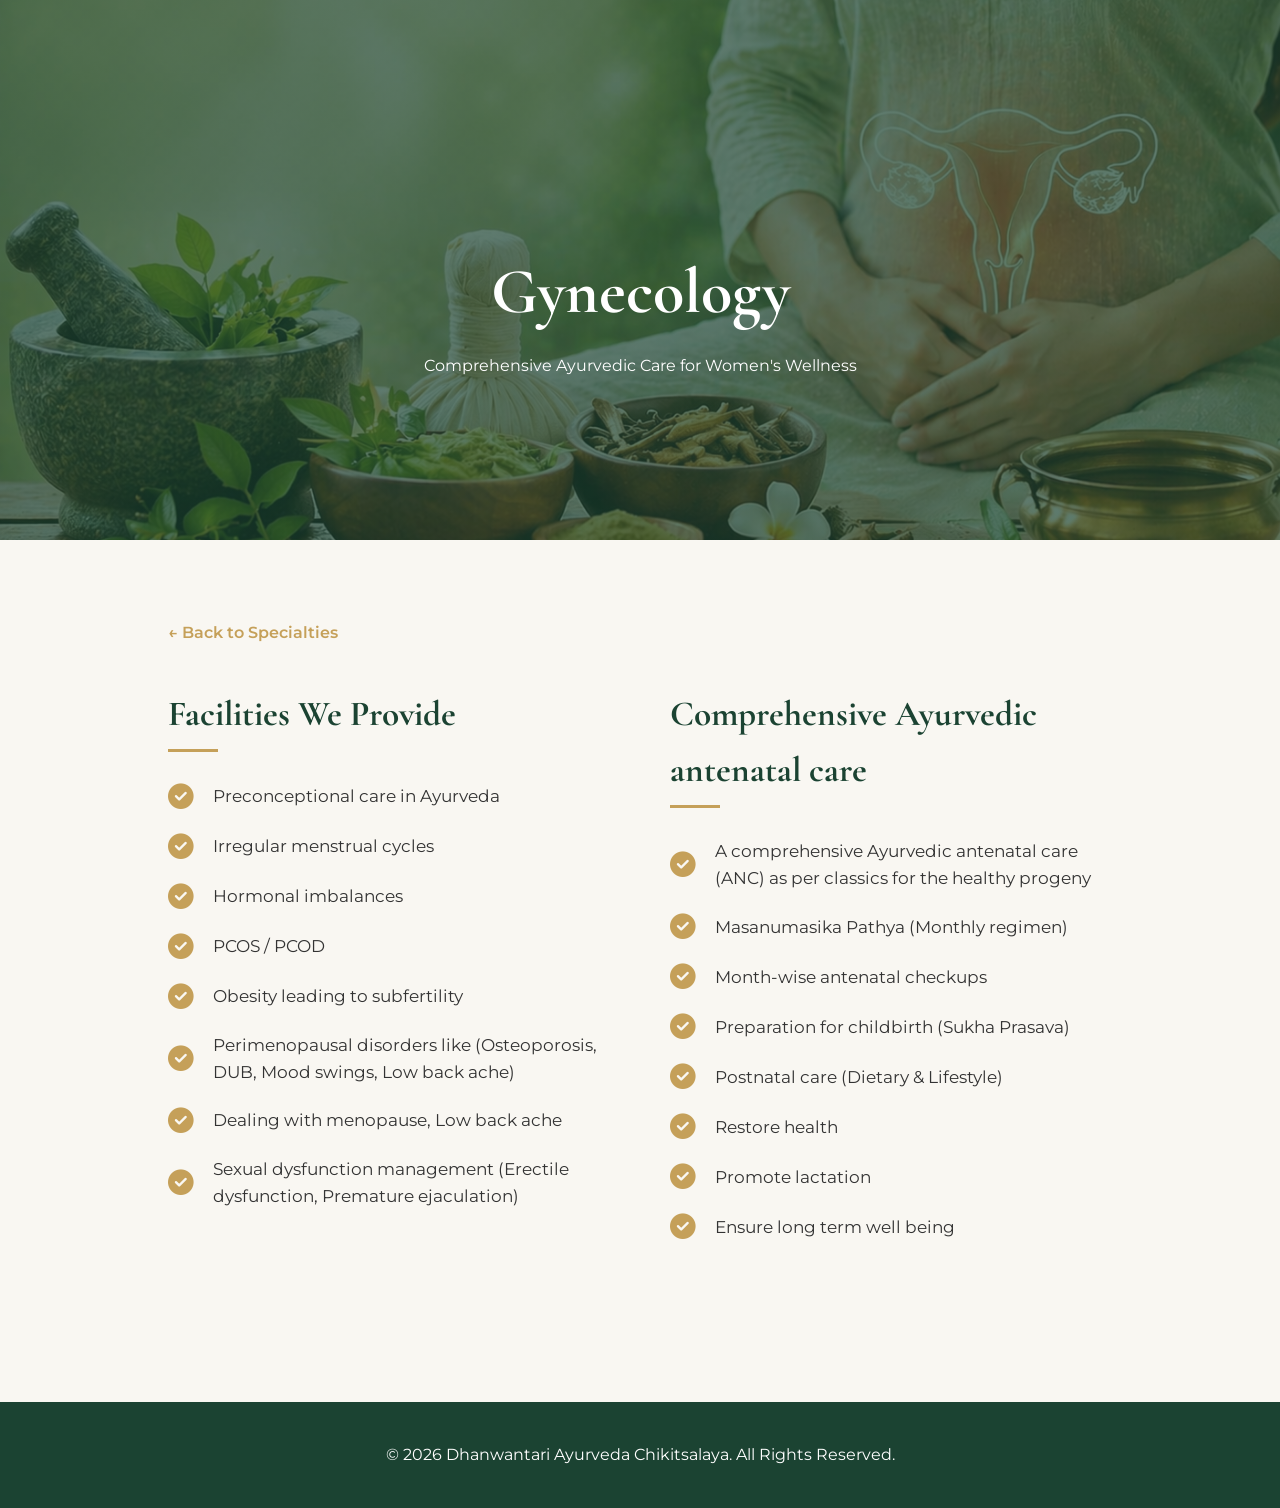
<file: gynecology.html>
<!DOCTYPE html>
<html lang="en">
<head>
    <meta charset="UTF-8">
    <meta name="viewport" content="width=device-width, initial-scale=1.0">
    <title>Gynecology | Dhanwantari Ayurveda Chikitsalaya</title>
    
    <!-- Fonts -->
    <link href="https://fonts.googleapis.com/css2?family=Cormorant+Garamond:wght@600;700&family=Montserrat:wght@300;400;600&display=swap" rel="stylesheet">
    
    <!-- Font Awesome for the Tick Icons -->
    <link rel="stylesheet" href="https://cdnjs.cloudflare.com/ajax/libs/font-awesome/6.4.0/css/all.min.css">

    <style>
        :root {
            --forest-green: #1B4332;
            --gold: #C5A059;
            --cream: #F9F7F2;
            --white: #ffffff;
            --transition: 0.4s ease;
        }

        * { margin: 0; padding: 0; box-sizing: border-box; }
        body { 
            font-family: 'Montserrat', sans-serif; 
            background: var(--cream); 
            color: var(--forest-green); 
            line-height: 1.6; 
        }

        /* Navbar */
        .navbar { 
            position: fixed; 
            top: 0; 
            width: 100%; 
            z-index: 1000; 
            padding: 1rem 8%; 
            background: rgba(27, 67, 50, 0.98); 
            display: flex;
            justify-content: space-between;
            align-items: center;
            border-bottom: 1px solid var(--gold);
        }
        .logo-text { 
            color: var(--gold); 
            font-family: 'Cormorant Garamond', serif; 
            font-size: 1.5rem; 
            font-weight: 700; 
        }
        .back-home {
            color: white;
            text-decoration: none;
            font-size: 0.9rem;
            text-transform: uppercase;
            letter-spacing: 1px;
            transition: var(--transition);
        }
        .back-home:hover { color: var(--gold); }

        /* Hero Section */
        .detail-hero {
            height: 60vh;
            background: linear-gradient(rgba(27,67,50,0.7), rgba(27,67,50,0.7)), 
                        url('image/G.png');
            background-size: cover;
            background-position: center;
            display: flex;
            align-items: center;
            justify-content: center;
            color: white;
            text-align: center;
            padding-top: 80px;
        }
        .detail-hero h1 { 
            font-family: 'Cormorant Garamond', serif; 
            font-size: 4rem; 
            margin-bottom: 10px;
        }

        /* Content Container */
        .detail-content {
            padding: 80px 10%;
            max-width: 1200px;
            margin: 0 auto;
        }
        
        .breadcrumb {
            margin-bottom: 40px;
        }
        .breadcrumb a {
            color: var(--gold);
            text-decoration: none;
            font-weight: 600;
        }

        /* TWO COLUMN GRID */
        .specialty-grid {
            display: grid;
            grid-template-columns: 1fr 1fr; /* Two equal columns */
            gap: 60px;
            align-items: start;
        }

        .column-title {
            color: var(--forest-green);
            font-family: 'Cormorant Garamond', serif;
            font-size: 2.2rem;
            margin-bottom: 30px;
            position: relative;
            padding-bottom: 10px;
        }
        .column-title::after {
            content: '';
            position: absolute;
            left: 0;
            bottom: 0;
            width: 50px;
            height: 3px;
            background: var(--gold);
        }

        /* CUSTOM TICK LIST */
        .tick-list {
            list-style: none;
        }

        .tick-list li {
            position: relative;
            padding-left: 45px;
            margin-bottom: 20px;
            font-size: 1.05rem;
            color: #333;
            display: flex;
            align-items: center;
            min-height: 30px;
        }

        /* The Circle with Tick */
        .tick-list li::before {
            content: '\f058'; /* FontAwesome Circle-Check */
            font-family: 'Font Awesome 6 Free';
            font-weight: 900;
            position: absolute;
            left: 0;
            top: 50%;
            transform: translateY(-50%);
            color: var(--gold);
            font-size: 1.6rem;
        }

        /* Footer */
        .footer {
            padding: 40px;
            text-align: center;
            background: var(--forest-green);
            color: white;
            margin-top: 60px;
        }

        /* Responsive Design */
        @media (max-width: 992px) {
            .specialty-grid {
                grid-template-columns: 1fr; /* Stack to 1 column on tablets/phones */
                gap: 40px;
            }
            .detail-hero h1 { font-size: 3rem; }
            .detail-content { padding: 50px 5%; }
        }
    </style>
</head>
<body>

    <!-- Hero Section -->
    <section class="detail-hero">
        <div>
            <h1>Gynecology</h1>
            <p>Comprehensive Ayurvedic Care for Women's Wellness</p>
        </div>
    </section>

    <!-- Main Content -->
    <div class="detail-content">
        <div class="breadcrumb">
            <a href="index.html#specialties">← Back to Specialties</a>
        </div>

        <div class="specialty-grid">
            
            <!-- Column 1: Facilities -->
            <div class="col">
                <h2 class="column-title">Facilities We Provide</h2>
                <ul class="tick-list">
                    <li>Preconceptional care in Ayurveda</li>
                    <li>Irregular menstrual cycles</li>
                    <li>Hormonal imbalances</li>
                    <li>PCOS / PCOD</li>
                    <li>Obesity leading to subfertility</li>
                    <li>Perimenopausal disorders like (Osteoporosis, DUB, Mood swings, Low back ache)</li>
                    <li>Dealing with menopause, Low back ache</li>
                    <li>Sexual dysfunction management (Erectile dysfunction, Premature ejaculation)</li>
                </ul>
            </div>

            <!-- Column 2: Garbhini Paricharya -->
            <div class="col">
                <h2 class="column-title">Comprehensive Ayurvedic antenatal care</h2>
                <ul class="tick-list">
                    <li>A comprehensive Ayurvedic antenatal care (ANC) as per classics for the healthy progeny</li>
                    <li>Masanumasika Pathya (Monthly regimen)</li>
                    <li>Month-wise antenatal checkups</li>
                    <li>Preparation for childbirth (Sukha Prasava)</li>
                    <li>Postnatal care (Dietary & Lifestyle)</li>
                        <ul>
                            <li>Restore health</li>
                            <li>Promote lactation</li>
                            <li>Ensure long term well being</li>
                        </ul>
                </ul>
            </div>

        </div>
    </div>

    <footer class="footer">
        <p>&copy; 2026 Dhanwantari Ayurveda Chikitsalaya. All Rights Reserved.</p>
    </footer>

</body>
</html>
</file>
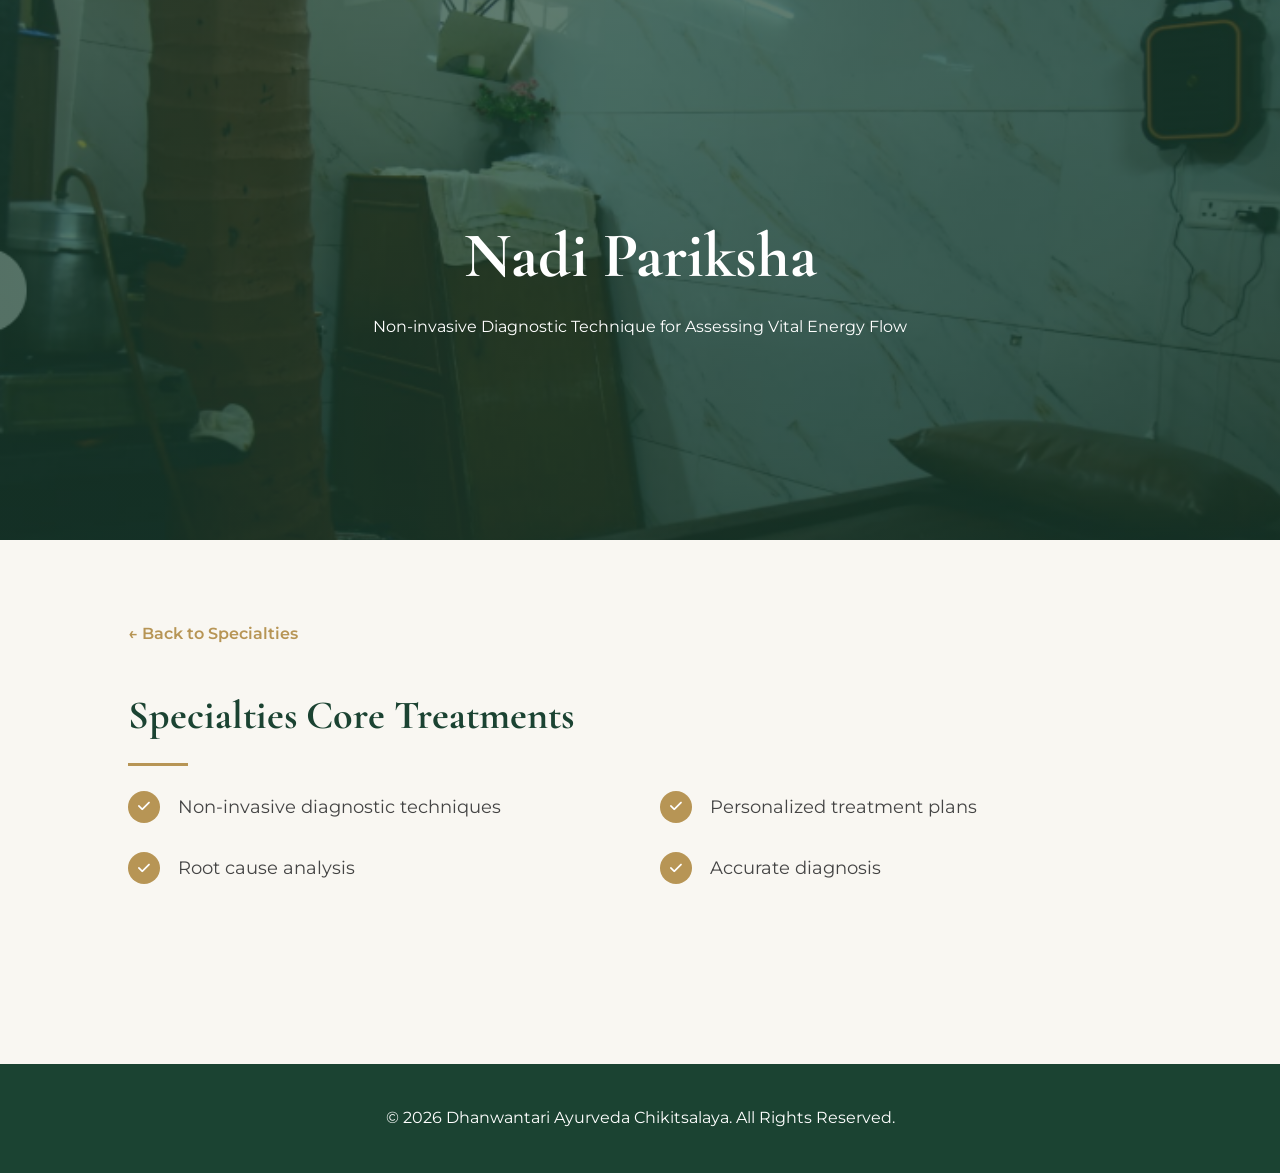
<file: nadi-pariksha.html>
<!DOCTYPE html>
<html lang="en">
<head>
    <meta charset="UTF-8">
    <meta name="viewport" content="width=device-width, initial-scale=1.0">
    <title>Nadi Pariksha | Dhanwantari Ayurveda Chikitsalaya</title>
    
    <!-- Fonts -->
    <link href="https://fonts.googleapis.com/css2?family=Cormorant+Garamond:wght@600;700&family=Montserrat:wght@400;500&display=swap" rel="stylesheet">
    
    <!-- Font Awesome for Tick Marks -->
    <link rel="stylesheet" href="https://cdnjs.cloudflare.com/ajax/libs/font-awesome/6.4.0/css/all.min.css">
    
    <style>
        :root {
            --forest-green: #1B4332;
            --gold: #B79555;
            --cream: #F9F7F2;
        }

        * { margin: 0; padding: 0; box-sizing: border-box; }
        body { font-family: 'Montserrat', sans-serif; background: var(--cream); color: var(--forest-green); line-height: 1.8; }

        /* Hero Section */
        .detail-hero {
            height: 60vh;
            background: linear-gradient(rgba(27,67,50,0.7), rgba(27,67,50,0.7)), url('image/6.png');
            background-size: cover;
            background-position: center;
            display: flex;
            align-items: center;
            justify-content: center;
            color: white;
            text-align: center;
        }
        .detail-hero h1 { font-family: 'Cormorant Garamond', serif; font-size: 4rem; }

        .detail-content {
            padding: 80px 10%;
            max-width: 1300px;
            margin: 0 auto;
            min-height: 400px;
        }

        .back-link {
            color: var(--gold);
            text-decoration: none;
            display: inline-block;
            margin-bottom: 30px;
            font-weight: 600;
        }

        .intro-section h2 {
            color: var(--forest-green);
            font-family: 'Cormorant Garamond', serif;
            font-size: 2.5rem;
            margin-bottom: 25px;
            position: relative;
            padding-bottom: 15px;
        }

        .intro-section h2::after {
            content: '';
            position: absolute;
            left: 0;
            bottom: 0;
            width: 60px;
            height: 3px;
            background: var(--gold);
        }

        .check-list {
            list-style: none;
            display: grid;
            grid-template-columns: 1fr 1fr;
            gap: 10px 40px;
        }

        .check-list li {
            position: relative;
            padding-left: 50px;
            margin-bottom: 20px;
            font-size: 1.1rem;
            color: #444;
            display: flex;
            align-items: center;
        }

        .check-list li::before {
            content: "\f00c"; 
            font-family: "Font Awesome 6 Free";
            font-weight: 900;
            position: absolute;
            left: 0;
            width: 32px;
            height: 32px;
            background-color: var(--gold);
            color: white;
            border-radius: 50%;
            display: flex;
            align-items: center;
            justify-content: center;
            font-size: 0.85rem;
        }

        .footer {
            padding: 40px 20px;
            text-align: center;
            background: var(--forest-green);
            color: white;
            width: 100%;
            margin-top: 80px;
        }

        @media (max-width: 992px) {
            .check-list { grid-template-columns: 1fr; }
            .detail-hero h1 { font-size: 3rem; }
        }
    </style>
</head>
<body>

    <section class="detail-hero">
        <div>
            <h1>Nadi Pariksha</h1>
            <p>Non-invasive Diagnostic Technique for Assessing Vital Energy Flow</p>
        </div>
    </section>

    <div class="detail-content">
        <a href="index.html#specialties" class="back-link">← Back to Specialties</a>
        
        <div class="intro-section">
            <h2>Specialties Core Treatments</h2>
            <ul class="check-list">
                <li>Non-invasive diagnostic techniques</li>
                <li>Personalized treatment plans</li>
                <li>Root cause analysis</li>
                <li>Accurate diagnosis</li>
            </ul>
        </div>
    </div> <!-- CLOSED DETAIL-CONTENT -->

    <footer class="footer">
        <p>&copy; 2026 Dhanwantari Ayurveda Chikitsalaya. All Rights Reserved.</p>
    </footer>
</body>
</html>
</file>
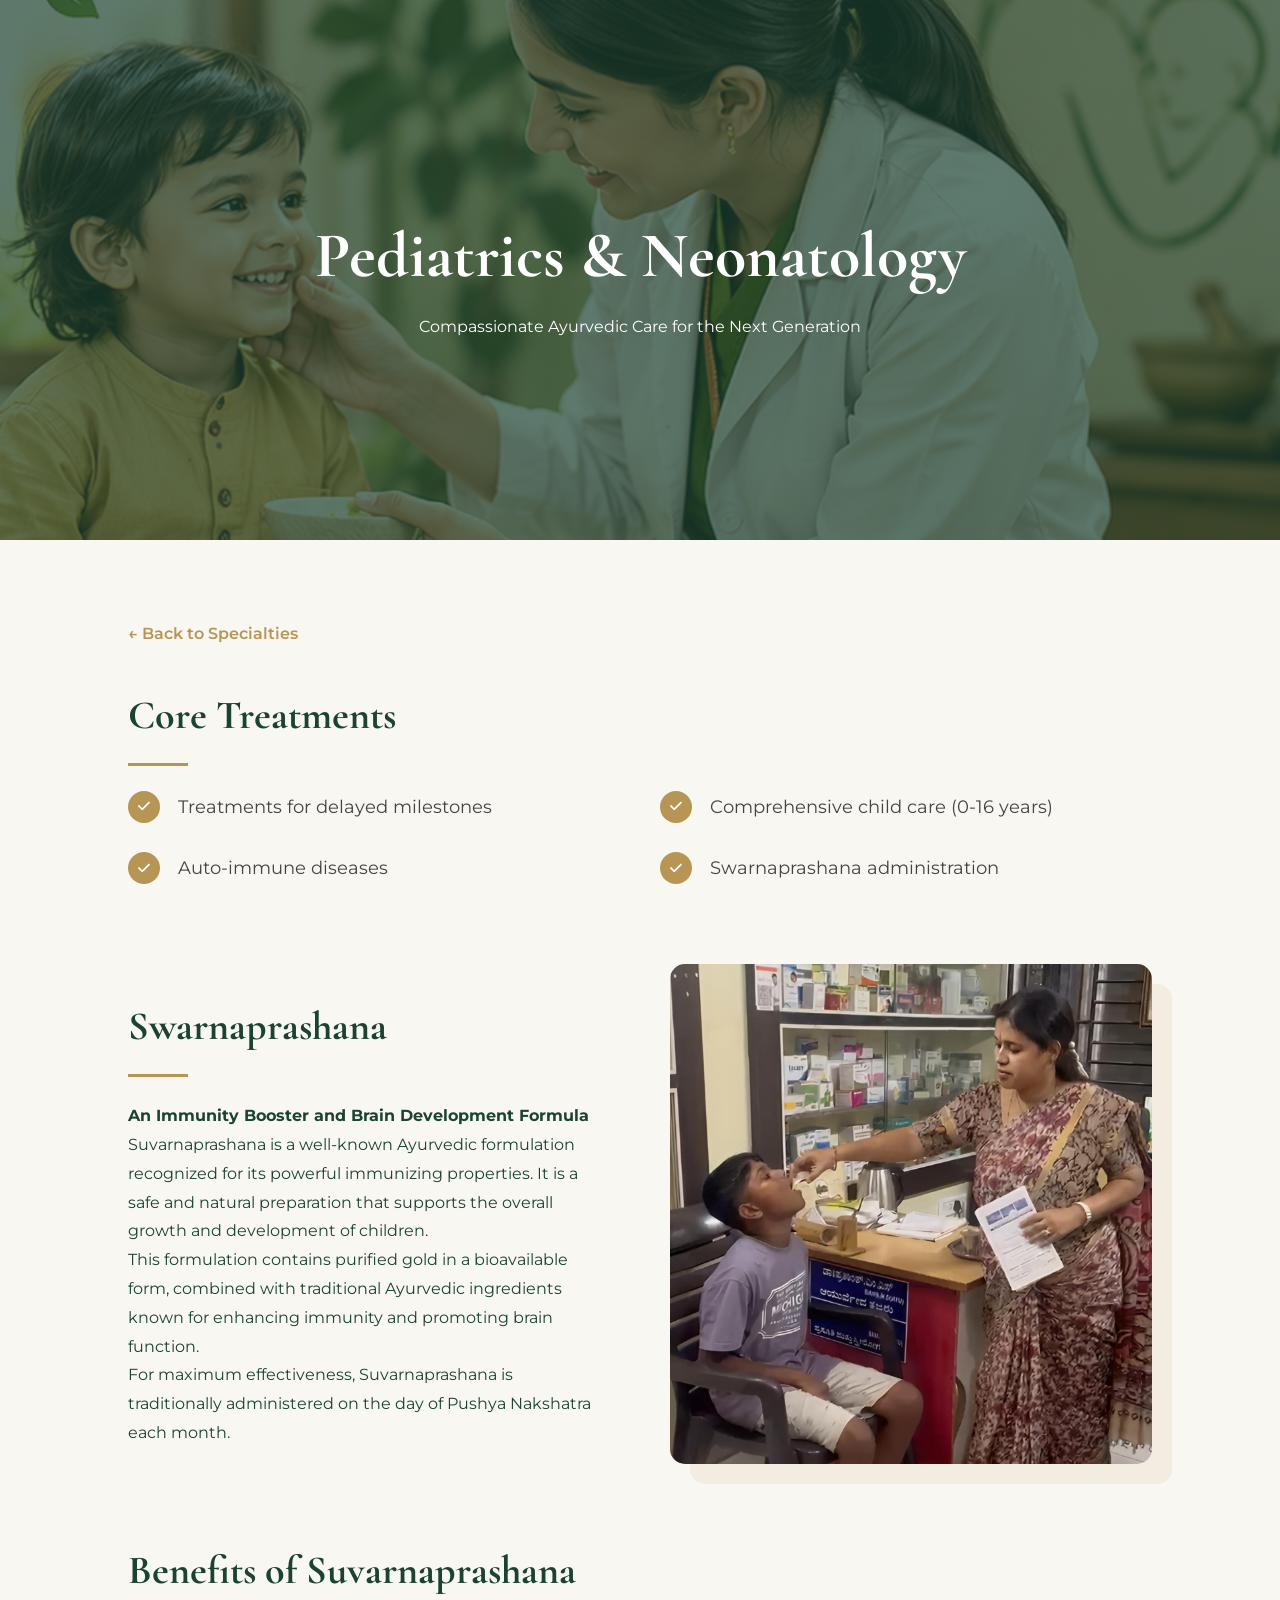
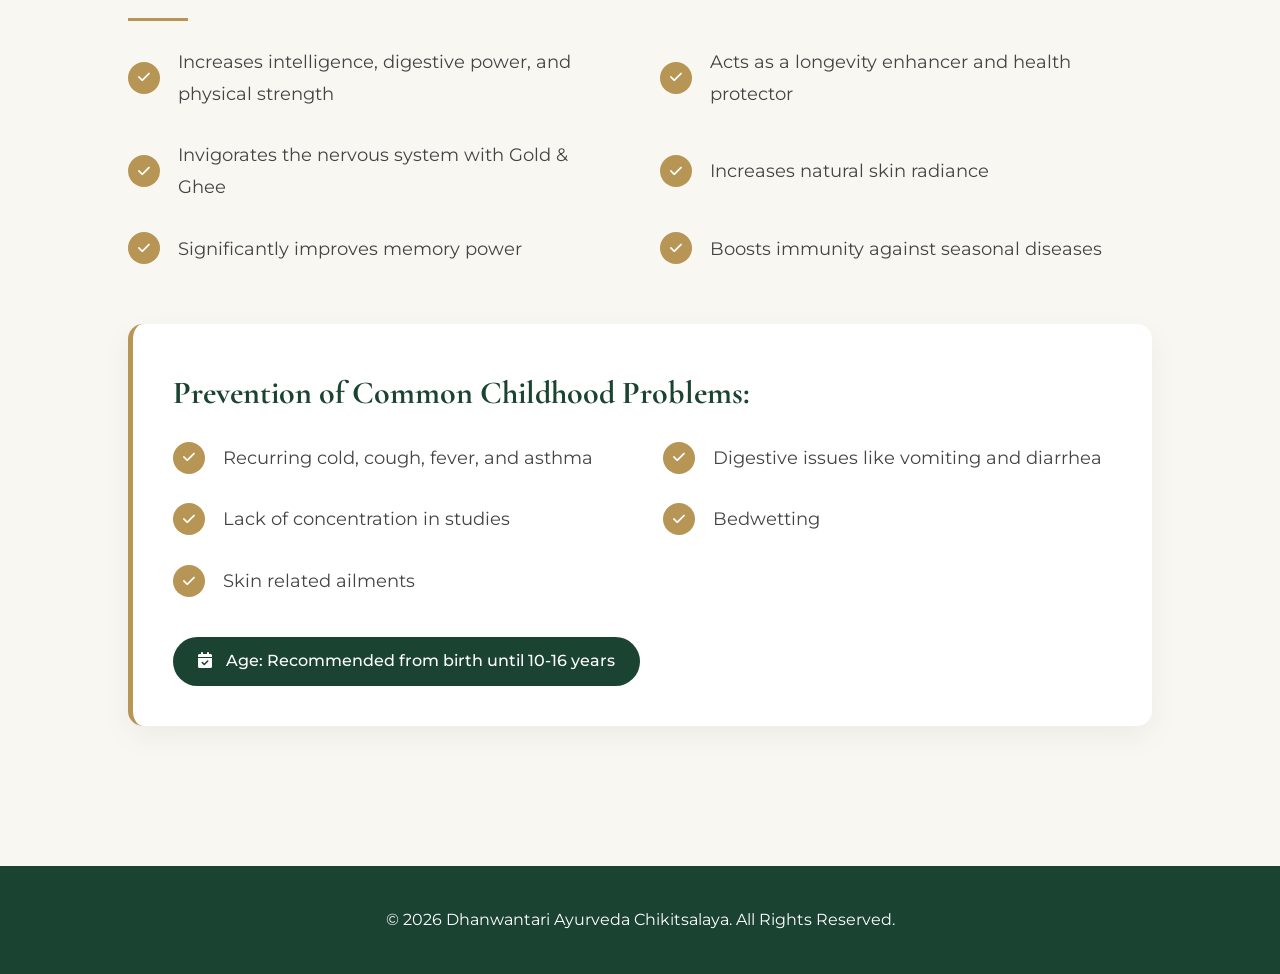
<file: pediatrics-and-neonatology.html>
<!DOCTYPE html>
<html lang="en">
<head>
    <meta charset="UTF-8">
    <meta name="viewport" content="width=device-width, initial-scale=1.0">
    <title>Pediatrics & Neonatology | Dhanwantari Ayurveda Chikitsalaya</title>
    
    <!-- Fonts -->
    <link href="https://fonts.googleapis.com/css2?family=Cormorant+Garamond:wght@600;700&family=Montserrat:wght@400;500&display=swap" rel="stylesheet">
    
    <!-- Font Awesome for Tick Marks -->
    <link rel="stylesheet" href="https://cdnjs.cloudflare.com/ajax/libs/font-awesome/6.4.0/css/all.min.css">
    
    <style>
        :root {
            --forest-green: #1B4332;
            --gold: #B79555;
            --cream: #F9F7F2;
        }

        * { margin: 0; padding: 0; box-sizing: border-box; }
        body { font-family: 'Montserrat', sans-serif; background: var(--cream); color: var(--forest-green); line-height: 1.8; }

        /* Hero Section */
        .detail-hero {
            height: 60vh;
            background: linear-gradient(rgba(27,67,50,0.7), rgba(27,67,50,0.7)), url('image/p.png');
            background-size: cover;
            background-position: center;
            display: flex;
            align-items: center;
            justify-content: center;
            color: white;
            text-align: center;
        }
        .detail-hero h1 { font-family: 'Cormorant Garamond', serif; font-size: 4rem; }

        /* Content Container */
        .detail-content {
            padding: 80px 10%;
            max-width: 1300px;
            margin: 0 auto;
        }

        .back-link {
            color: var(--gold);
            text-decoration: none;
            display: inline-block;
            margin-bottom: 30px;
            font-weight: 600;
        }

        /* Two Column Layout */
        .content-grid {
            display: grid;
            grid-template-columns: 1fr 1fr;
            gap: 60px;
            margin-top: 40px;
            margin-bottom: 60px;
            align-items: center;
        }

        .intro-section {
            margin-bottom: 60px;
        }

        .intro-section h2, .column-title {
            color: var(--forest-green);
            font-family: 'Cormorant Garamond', serif;
            font-size: 2.5rem;
            margin-bottom: 25px;
            position: relative;
            padding-bottom: 15px;
        }

        .intro-section h2::after, .column-title::after {
            content: '';
            position: absolute;
            left: 0;
            bottom: 0;
            width: 60px;
            height: 3px;
            background: var(--gold);
        }

        .intro-section p {
            margin-bottom: 20px;
            font-size: 1.1rem;
            color: #2d5a44;
        }

        /* LIST STYLE */
        .check-list {
            list-style: none;
            display: grid;
            grid-template-columns: 1fr 1fr;
            gap: 10px 40px; 
        }

        .check-list li {
            position: relative;
            padding-left: 50px;
            margin-bottom: 20px;
            font-size: 1.1rem;
            color: #444;
            display: flex;
            align-items: center;
        }

        .check-list li::before {
            content: "\f00c"; 
            font-family: "Font Awesome 6 Free";
            font-weight: 900;
            position: absolute;
            left: 0;
            width: 32px;
            height: 32px;
            background-color: var(--gold);
            color: white;
            border-radius: 50%;
            display: flex;
            align-items: center;
            justify-content: center;
            font-size: 0.85rem;
        }

        /* Prevention Box Style */
        .info-box {
            background: #fff;
            padding: 40px;
            border-radius: 15px;
            box-shadow: 0 10px 30px rgba(0,0,0,0.05);
            border-left: 5px solid var(--gold);
            margin-top: 40px;
        }

        .info-box h3 {
            font-family: 'Cormorant Garamond', serif;
            font-size: 2rem;
            margin-bottom: 20px;
            color: var(--forest-green);
        }

        .age-tag {
            display: inline-block;
            background: var(--forest-green);
            color: white;
            padding: 10px 25px;
            border-radius: 50px;
            margin-top: 20px;
            font-weight: 500;
        }

        .footer {
            padding: 40px;
            text-align: center;
            background: var(--forest-green);
            color: white;
            margin-top: 60px;
        }

        /* Image Styling */
        .side-image {
            width: 100%;
            height: 500px;
            object-fit: cover;
            border-radius: 15px;
            box-shadow: 20px 20px 0px rgba(183, 149, 85, 0.1);
        }

        /* Responsive */
        @media (max-width: 992px) {
            .content-grid { grid-template-columns: 1fr; gap: 40px; }
            .detail-hero h1 { font-size: 3rem; }
            .detail-content { padding: 60px 5%; }
            .side-image { height: 350px; }
            .check-list { grid-template-columns: 1fr; }
        }
    </style>
</head>
<body>

    <section class="detail-hero">
        <div>
            <h1>Pediatrics & Neonatology</h1>
            <p>Compassionate Ayurvedic Care for the Next Generation</p>
        </div>
    </section>

    <div class="detail-content">
        <a href="index.html#specialties" class="back-link">← Back to Specialties</a>
        
        <!-- CORE TREATMENTS SECTION -->
        <div class="intro-section">
            <h2>Core Treatments</h2>
            <ul class="check-list">
                <li>Treatments for delayed milestones</li>
                <li>Comprehensive child care (0-16 years)</li>
                <li>Auto-immune diseases</li>
                <li>Swarnaprashana administration</li>
            </ul>
        </div>

        <!-- SWARNAPRASHANA DESCRIPTION -->
        <div class="content-grid">
            <div class="col order-mobile-2">
                <h2 class="column-title">Swarnaprashana</h2>
                <p><strong>An Immunity Booster and Brain Development Formula</strong></p>
                <p>
                    Suvarnaprashana is a well-known Ayurvedic formulation recognized for its powerful immunizing properties. It is a safe and natural preparation that supports the overall growth and development of children.
                </p>
                <p>
                    This formulation contains purified gold in a bioavailable form, combined with traditional Ayurvedic ingredients known for enhancing immunity and promoting brain function.
                </p>
                <p>
                    For maximum effectiveness, Suvarnaprashana is traditionally administered on the day of Pushya Nakshatra each month.
                </p>
            </div>
            <div class="col order-mobile-1">
                <img src="image/s.jpeg" alt="Child Health and Wellness" class="side-image">
            </div>
        </div>

        <!-- NEW BENEFITS SECTION FROM IMAGE -->
        <div class="benefits-section">
            <h2 class="column-title">Benefits of Suvarnaprashana</h2>
            <ul class="check-list">
                <li>Increases intelligence, digestive power, and physical strength</li>
                <li>Acts as a longevity enhancer and health protector</li>
                <li>Invigorates the nervous system with Gold & Ghee</li>
                <li>Increases natural skin radiance</li>
                <li>Significantly improves memory power</li>
                <li>Boosts immunity against seasonal diseases</li>
            </ul>

            <!-- PREVENTION BOX -->
            <div class="info-box">
                <h3>Prevention of Common Childhood Problems:</h3>
                <ul class="check-list">
                    <li>Recurring cold, cough, fever, and asthma</li>
                    <li>Digestive issues like vomiting and diarrhea</li>
                    <li>Lack of concentration in studies</li>
                    <li>Bedwetting</li>
                    <li>Skin related ailments</li>
                </ul>
                
                <div class="age-tag">
                    <i class="fa-solid fa-calendar-check" style="margin-right: 10px;"></i>
                    Age: Recommended from birth until 10-16 years
                </div>
            </div>
        </div>
    </div>

    <footer class="footer">
        <p>&copy; 2026 Dhanwantari Ayurveda Chikitsalaya. All Rights Reserved.</p>
    </footer>
</body>
</html>
</file>
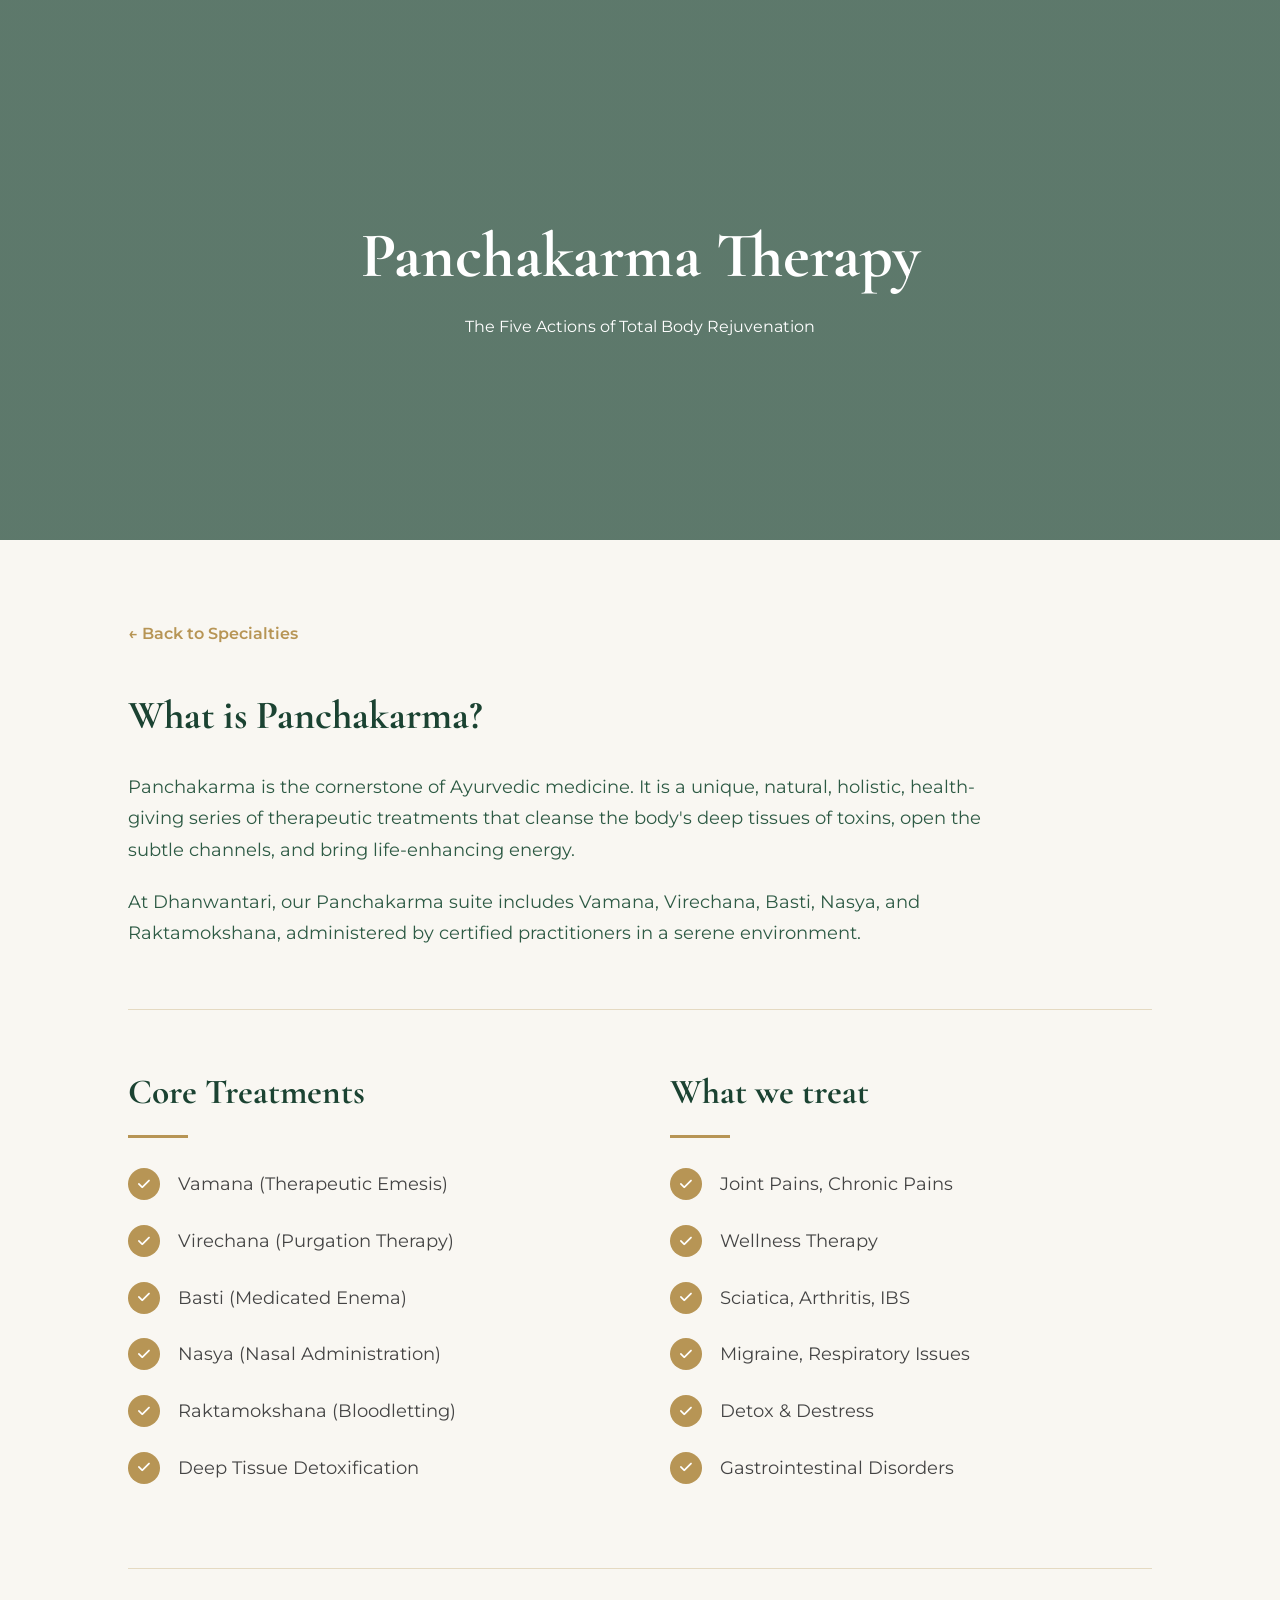
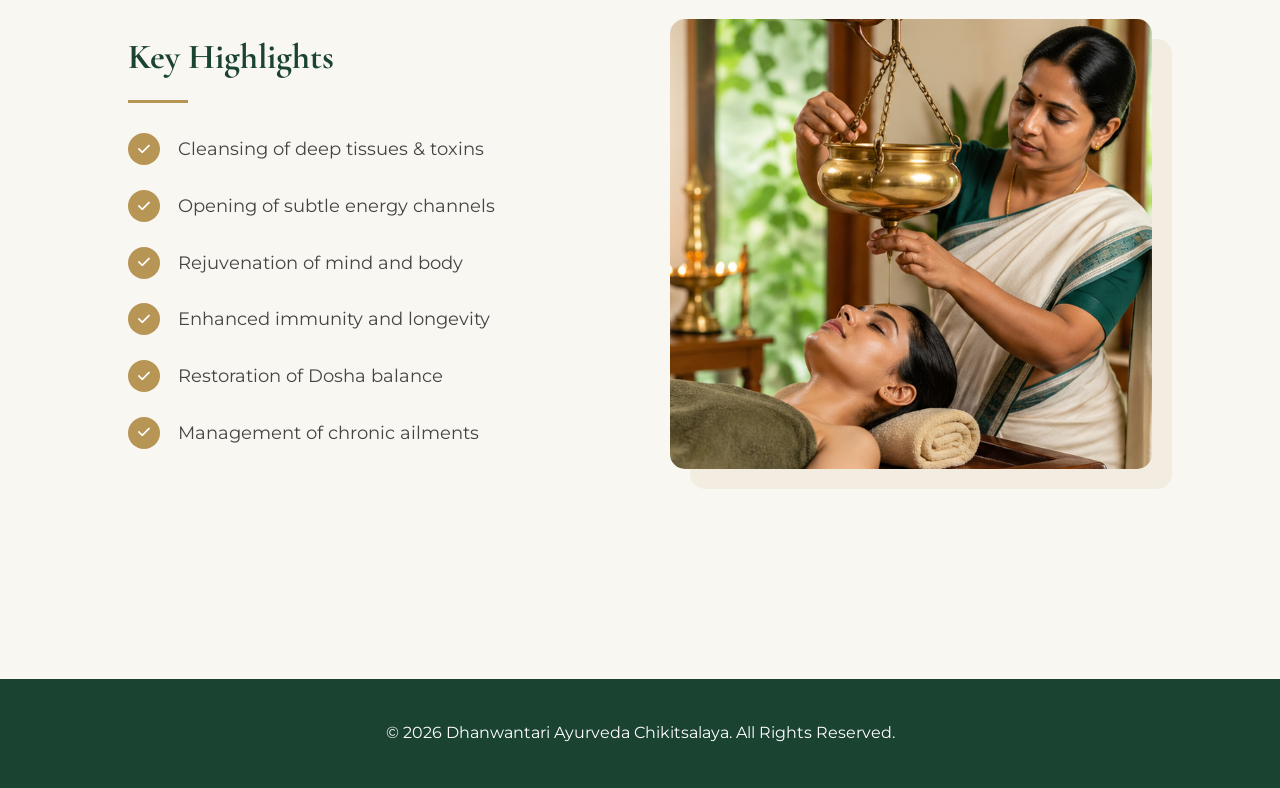
<file: specialty-panchakarma.html>
<!DOCTYPE html>
<html lang="en">
<head>
    <meta charset="UTF-8">
    <meta name="viewport" content="width=device-width, initial-scale=1.0">
    <title>Panchakarma | Dhanwantari Ayurveda Chikitsalaya</title>
    
    <!-- Fonts -->
    <link href="https://fonts.googleapis.com/css2?family=Cormorant+Garamond:wght@600;700&family=Montserrat:wght@400;500&display=swap" rel="stylesheet">
    
    <!-- Font Awesome for Tick Marks -->
    <link rel="stylesheet" href="https://cdnjs.cloudflare.com/ajax/libs/font-awesome/6.4.0/css/all.min.css">
    
    <style>
        :root {
            --forest-green: #1B4332;
            --gold: #B79555;
            --cream: #F9F7F2;
        }

        * { margin: 0; padding: 0; box-sizing: border-box; }
        body { font-family: 'Montserrat', sans-serif; background: var(--cream); color: var(--forest-green); line-height: 1.8; }

        /* Hero Section */
        .detail-hero {
            height: 60vh;
            background: linear-gradient(rgba(27,67,50,0.7), rgba(27,67,50,0.7)), url('https://images.unsplash.com/photo-1600334129128-685c5582fd35?auto=format&fit=crop&q=80&w=1200');
            background-size: cover;
            background-position: center;
            display: flex;
            align-items: center;
            justify-content: center;
            color: white;
            text-align: center;
        }
        .detail-hero h1 { font-family: 'Cormorant Garamond', serif; font-size: 4rem; }

        /* Content Container */
        .detail-content {
            padding: 80px 10%;
            max-width: 1300px;
            margin: 0 auto;
        }

        .back-link {
            color: var(--gold);
            text-decoration: none;
            display: inline-block;
            margin-bottom: 30px;
            font-weight: 600;
        }

        /* Intro Paragraph Styling */
        .intro-section {
            margin-bottom: 60px;
            max-width: 900px;
        }
        .intro-section h2 {
            color: var(--forest-green);
            font-family: 'Cormorant Garamond', serif;
            font-size: 2.5rem;
            margin-bottom: 20px;
        }
        .intro-section p {
            margin-bottom: 20px;
            font-size: 1.1rem;
            color: #2d5a44;
        }

        /* Two Column Layout */
        .content-grid {
            display: grid;
            grid-template-columns: 1fr 1fr;
            gap: 60px;
            border-top: 1px solid rgba(183, 149, 85, 0.3);
            padding-top: 50px;
            margin-bottom: 60px;
            align-items: center; /* Vertically center content */
        }

        /* Heading Style from Image */
        .column-title {
            font-family: 'Cormorant Garamond', serif;
            color: var(--forest-green);
            font-size: 2.2rem;
            margin-bottom: 30px;
            position: relative;
            padding-bottom: 15px;
        }
        .column-title::after {
            content: '';
            position: absolute;
            left: 0;
            bottom: 0;
            width: 60px;
            height: 3px;
            background: var(--gold);
        }

        /* Circular Tick List Style */
        .check-list {
            list-style: none;
        }

        .check-list li {
            position: relative;
            padding-left: 50px;
            margin-bottom: 25px;
            font-size: 1.1rem;
            color: #444;
            display: flex;
            align-items: center;
        }

        /* The Gold Circle with White Tick Icon */
        .check-list li::before {
            content: "\f00c"; /* FontAwesome Checkmark */
            font-family: "Font Awesome 6 Free";
            font-weight: 900;
            position: absolute;
            left: 0;
            width: 32px;
            height: 32px;
            background-color: var(--gold);
            color: white;
            border-radius: 50%;
            display: flex;
            align-items: center;
            justify-content: center;
            font-size: 0.85rem;
        }

        /* Image Styling */
        .side-image {
            width: 100%;
            height: 450px;
            object-fit: cover;
            border-radius: 15px;
            box-shadow: 20px 20px 0px rgba(183, 149, 85, 0.1); /* Aesthetic gold offset shadow */
        }
.footer {
            padding: 40px;
            text-align: center;
            background: var(--forest-green);
            color: white;
            margin-top: 60px;
        }
        /* Responsive */
        @media (max-width: 992px) {
            .content-grid { grid-template-columns: 1fr; gap: 40px; }
            .detail-hero h1 { font-size: 3rem; }
            .detail-content { padding: 60px 5%; }
            .side-image { height: 350px; }
            .order-1 { order: 1; }
            .order-2 { order: 2; }
        }
    </style>
</head>
<body>

    <section class="detail-hero">
        <div>
            <h1>Panchakarma Therapy</h1>
            <p>The Five Actions of Total Body Rejuvenation</p>
        </div>
    </section>

    <div class="detail-content">
        <a href="index.html#specialties" class="back-link">← Back to Specialties</a>

        <!-- INTRO TEXT -->
        <div class="intro-section">
            <h2>What is Panchakarma?</h2>
            <p>
                Panchakarma is the cornerstone of Ayurvedic medicine. It is a unique, natural, holistic, 
                health-giving series of therapeutic treatments that cleanse the body's deep tissues of 
                toxins, open the subtle channels, and bring life-enhancing energy.
            </p>
            <p>
                At Dhanwantari, our Panchakarma suite includes Vamana, Virechana, Basti, Nasya, and Raktamokshana, 
                administered by certified practitioners in a serene environment.
            </p>
        </div>

        <!-- CORE TREATMENTS & WHAT WE TREAT GRID -->
        <div class="content-grid">
            <div class="col">
                <h2 class="column-title">Core Treatments</h2>
                <ul class="check-list">
                    <li>Vamana (Therapeutic Emesis)</li>
                    <li>Virechana (Purgation Therapy)</li>
                    <li>Basti (Medicated Enema)</li>
                    <li>Nasya (Nasal Administration)</li>
                    <li>Raktamokshana (Bloodletting)</li>
                    <li>Deep Tissue Detoxification</li>
                </ul>
            </div>

            <div class="col">
                <h2 class="column-title">What we treat</h2>
                <ul class="check-list">
                    <li>Joint Pains, Chronic Pains</li>
                    <li>Wellness Therapy</li>
                    <li>Sciatica, Arthritis, IBS</li>
                    <li>Migraine, Respiratory Issues</li>
                    <li>Detox & Destress</li>
                    <li>Gastrointestinal Disorders</li>
                </ul>
            </div>
        </div>

        <!-- KEY HIGHLIGHTS WITH IMAGE -->
        <div class="content-grid">
            <div class="col order-2">
                <h2 class="column-title">Key Highlights</h2>
                <ul class="check-list">
                    <li>Cleansing of deep tissues & toxins</li>
                    <li>Opening of subtle energy channels</li>
                    <li>Rejuvenation of mind and body</li>
                    <li>Enhanced immunity and longevity</li>
                    <li>Restoration of Dosha balance</li>
                    <li>Management of chronic ailments</li>
                </ul>
            </div>
            <div class="col order-1">
                <!-- Replace the URL below with your actual image path -->
                <img src="image/34.png" alt="Ayurvedic Treatment" class="side-image">
            </div>
        </div>
    </div>
<footer class="footer">
        <p>&copy; 2026 Dhanwantari Ayurveda Chikitsalaya. All Rights Reserved.</p>
    </footer>
</body>
</html>
</file>
<file: style.css>
:root {
    --forest-green: #1B4332;
    --gold: #C5A059;
    --cream: #F9F7F2;
    --white: #ffffff;
    --transition: 0.4s ease;
    --nav-height: 80px;
    --nav-height-mobile: 70px; /* New mobile height */
}

/* Add this right below :root to prevent horizontal shaking */
html, body {
    max-width: 100vw;
    overflow-x: hidden;
    position: relative;
}
* { margin: 0; padding: 0; box-sizing: border-box; }
body { font-family: 'Montserrat', sans-serif; background: var(--cream); color: var(--forest-green); line-height: 1.6; overflow-x: hidden; }
h1, h2, h3, .logo-text { font-family: 'Cormorant Garamond', serif; }

/* Navbar */
.navbar { 
    position: fixed; top: 0; width: 100%; z-index: 1000; height: var(--nav-height); 
    background: rgba(27, 67, 50, 0.98); backdrop-filter: blur(10px); 
    border-bottom: 1px solid var(--gold); display: flex; align-items: center; 
}
.nav-container { display: flex; justify-content: space-between; align-items: center; width: 100%; padding: 0 5%; }
.logo-wrapper { 
    display: flex; 
    align-items: center; 
    gap: 8px; 
    max-width: 75%; /* Added to protect space for hamburger menu */
}
.nav-logo-img { 
    height: 45px; 
    width: auto; 
    flex-shrink: 0; /* Prevents logo from squishing */
}
.logo-text { 
    color: var(--gold); 
    font-size: 1.1rem; 
    font-weight: 700;
    white-space: nowrap; /* Keeps name on one line */
}

.nav-links { display: flex; list-style: none; }
.nav-links a { color: white; text-decoration: none; margin-left: 20px; font-size: 0.8rem; text-transform: uppercase; letter-spacing: 1px; }

/* Hero Section Fix */
/* Hero Section Fix */
.hero { 
    min-height: 100vh; /* Use min-height instead of fixed height */
    padding-top: var(--nav-height); /* Space for the fixed navbar */
    background: linear-gradient(rgba(0,0,0,0.5), rgba(0,0,0,0.5)), url('image/10.jpeg');
    background-size: cover;
    background-position: center;
    position: relative; 
    display: flex; 
    align-items: center; 
    justify-content: center; 
    text-align: center;
    overflow: hidden;
}

.hero-content { 
    position: relative; 
    z-index: 10; /* Ensure content is above everything */
    color: white; 
    padding: 20px 10%; 
    width: 100%;
}

.hero h1 { 
    font-size: clamp(2.2rem, 8vw, 4rem); 
    margin-bottom: 15px;
    line-height: 1.1;
}

.hero p {
    font-size: clamp(1rem, 3vw, 1.2rem);
    margin-bottom: 30px;
    max-width: 700px;
    margin-left: auto;
    margin-right: auto;
}

/* Primary Button Styling */
.btn-primary { 
    display: inline-block; 
    padding: 16px 40px; 
    background-color: var(--gold); /* Your gold color */
    color: #ffffff !important; /* Forces text to be white */
    text-decoration: none; 
    text-transform: uppercase; 
    font-weight: 700; 
    letter-spacing: 2px;
    font-size: 0.9rem;
    border-radius: 50px; /* Modern pill shape */
    transition: all 0.3s ease;
    border: 2px solid var(--gold);
    cursor: pointer;
    box-shadow: 0 4px 15px rgba(0,0,0,0.3);
}

.btn-primary:hover { 
    background-color: transparent; 
    color: var(--gold) !important;
    transform: translateY(-3px);
    box-shadow: 0 6px 20px rgba(197, 160, 89, 0.4);
}

/* Mobile Adjustments for Hero */
@media (max-width: 768px) {
    .hero {
        min-height: 80vh; /* Shorter on mobile but still roomy */
    }
    .btn-primary {
        padding: 12px 30px;
        font-size: 0.8rem;
    }
}

/* About Section */
.about-info { padding: 80px 5%; background: #fff; }
.about-text-grid { display: grid; grid-template-columns: 1.5fr 1fr; gap: 40px; margin-top: 40px; }
.info-box { margin-top: 20px; padding: 20px; background: var(--cream); border-left: 4px solid var(--gold); }
.timing-card, .location-card { background: var(--forest-green); color: white; padding: 25px; border-radius: 10px; margin-bottom: 20px; }
.timing-card h3, .location-card h3 { color: var(--gold); margin-bottom: 10px; }

/* Specialties Grid Fix */
.specialties { padding: 80px 5%; }
.section-title { text-align: center; margin-bottom: 40px; }
.section-title span { color: var(--gold); text-transform: uppercase; letter-spacing: 2px; font-size: 0.9rem; }
.section-title h2 { font-size: 2.8rem; margin-top: 5px; }

.spec-grid { 
    display: grid; 
    grid-template-columns: repeat(3, 1fr); /* Desktop: 3 columns */
    gap: 20px; 
}
.spec-card { 
    background: white; padding: 30px 20px; text-align: center; 
    text-decoration: none; color: inherit; border: 1px solid #eee; transition: 0.3s;
    display: flex; flex-direction: column; align-items: center;
}
.spec-card i { font-size: 2.5rem; color: var(--gold); margin-bottom: 15px; }
.spec-card h3 { margin-bottom: 10px; }
.spec-card:hover { background: var(--forest-green); color: white; transform: translateY(-5px); }
.read-more { margin-top: auto; padding-top: 15px; color: var(--gold); font-weight: 600; font-size: 0.8rem; }

/* Doctors Section Responsive */
.doctors { padding: 80px 5%; background: #f4f1ea; }
.doc-wrapper { display: flex; justify-content: center; gap: 30px; flex-wrap: wrap; }
.doc-card { 
    background: white; display: flex; width: 100%; max-width: 500px; 
    box-shadow: 0 10px 20px rgba(0,0,0,0.05); overflow: hidden; border-radius: 10px; 
}
.doc-img { flex: 0 0 40%; }
.doc-img img { width: 100%; height: 100%; object-fit: cover; }
.doc-info { padding: 25px; flex: 1; }
.consult-btn { display: block; margin-top: 15px; background: var(--forest-green); color: white; padding: 10px; text-align: center; text-decoration: none; border-radius: 5px; }

/* Gallery Section Header */
.gallery {
    padding: 60px 5%;
    background: var(--cream);
}

.gallery-header {
    display: flex;
    justify-content: space-between; /* Pushes title left and button right */
    align-items: center;
    margin-bottom: 30px;
}

/* Gallery Title Styling */
.gallery-header h2 {
    font-size: 2.5rem;
    color: var(--forest-green);
    font-family: 'Cormorant Garamond', serif;
}

/* View All Photos Button (Image 2 style) */
.view-pill {
    background-color: #1B4332; /* Dark Forest Green */
    color: #ffffff;
    padding: 12px 28px;
    border-radius: 50px; /* Makes it a pill shape */
    text-decoration: none;
    font-size: 0.9rem;
    font-weight: 600;
    transition: all 0.3s ease;
    border: none;
    display: inline-block;
}

.view-pill:hover {
    background-color: var(--gold);
    transform: translateY(-2px);
    box-shadow: 0 4px 15px rgba(0,0,0,0.2);
}

/* Mosaic Grid & Image Styling */
.mosaic-grid {
    display: grid;
    grid-template-columns: repeat(3, 1fr);
    gap: 15px;
    grid-auto-rows: 250px;
}

.m-item img {
    width: 100%;
    height: 100%;
    object-fit: cover;
    cursor: pointer;
    border-radius: 15px; /* Adds rounded corners like in Image 2 */
    transition: transform 0.3s ease;
}

.m-item img:hover {
    transform: scale(1.02);
}

/* Responsive adjustments for the header */
@media (max-width: 480px) {
    .gallery-header {
        flex-direction: row; /* Keeps them side by side even on small mobile */
    }
    .gallery-header h2 {
        font-size: 1.8rem;
    }
    .view-pill {
        padding: 8px 15px;
        font-size: 0.75rem;
    }
}
/* Testimonial Grid */
/* Testimonial Section Styles */
.testimonials {
    padding: 80px 5%;
    background-color: var(--cream);
}

.testimonial-grid {
    display: grid;
    grid-template-columns: repeat(3, 1fr);
    gap: 25px;
    margin-top: 50px;
}

.testimonial-card {
    background: #ffffff;
    padding: 30px;
    border-radius: 15px;
    box-shadow: 0 10px 30px rgba(0,0,0,0.05);
    transition: transform 0.3s ease;
    border-top: 5px solid var(--gold);
    display: flex;
    flex-direction: column;
    justify-content: space-between;
}

.testimonial-card:hover {
    transform: translateY(-10px);
}

.testimonial-card p {
    font-style: italic;
    color: #444;
    font-size: 1.1rem;
    line-height: 1.6;
    margin-bottom: 20px;
}

.testimonial-card h4 {
    color: var(--forest-green);
    font-weight: 600;
    font-size: 1.1rem;
    margin-top: auto; /* Pushes name to the bottom of the card */
    border-left: 3px solid var(--gold);
    padding-left: 10px;
}

/* Responsive adjustments */
@media (max-width: 992px) {
    .testimonial-grid {
        grid-template-columns: repeat(2, 1fr);
    }
}

@media (max-width: 650px) {
    .testimonial-grid {
        grid-template-columns: 1fr;
    }
    .testimonial-card {
        padding: 20px;
    }
}

/* Responsive */
@media (max-width: 992px) {
    .testimonial-grid {
        grid-template-columns: repeat(2, 1fr);
    }
}

@media (max-width: 600px) {
    .testimonial-grid {
        grid-template-columns: 1fr;
    }
}
/* Blogs Section */
.blogs {
    padding: 80px 5%;
    background-color: #f9f9f9;
}

.blog-grid {
    display: grid;
    grid-template-columns: repeat(3, 1fr); /* 3 Columns on laptop */
    gap: 30px;
    max-width: 1200px;
    margin: 0 auto;
}

.blog-post-card {
    background: #ffffff;
    border-radius: 8px;
    overflow: hidden;
    box-shadow: 0 15px 35px rgba(0, 0, 0, 0.1); /* Soft deep shadow from image */
    transition: transform 0.3s ease;
    display: flex;
    flex-direction: column;
}

.blog-post-card:hover {
    transform: translateY(-10px);
}

.blog-post-img {
    width: 100%;
    height: 220px;
}

.blog-post-img img {
    width: 100%;
    height: 100%;
    object-fit: cover;
}

.blog-post-content {
    padding: 25px;
    display: flex;
    flex-direction: column;
    flex-grow: 1;
}

.blog-post-content h3 {
    font-size: 1.25rem;
    color: #1B4332; /* Blue color from image */
    margin-bottom: 15px;
    line-height: 1.4;
    font-family: 'Montserrat', sans-serif;
    font-weight: 500;
}

.post-read-more {
    font-size: 0.85rem;
    color: #1B4332;
    text-decoration: none;
    margin-top: auto;
}

.post-read-more:hover {
    text-decoration: underline;
}

/* Bottom Centered Read More */
.blog-footer {
    text-align: center;
    margin-top: 50px;
}

.main-read-more {
    font-size: 1.5rem;
    color: #1B4332;
    font-weight: 700;
    text-decoration: underline;
    transition: 0.3s;
}

.main-read-more:hover {
    color: var(--gold);
}

/* Responsive Blog Grid */
@media (max-width: 992px) {
    .blog-grid {
        grid-template-columns: repeat(2, 1fr); /* 2 Columns on Tablet */
    }
}

@media (max-width: 600px) {
    .blog-grid {
        grid-template-columns: 1fr; /* 1 Column on Mobile */
    }
    .blog-post-img {
        height: 200px;
    }
}
/* Lightbox Centering Fix */
.lightbox { 
    display: none; position: fixed; z-index: 2000; top: 0; left: 0; 
    width: 100%; height: 100%; background: rgba(0,0,0,0.9); 
    justify-content: center; align-items: center; 
}
.lightbox-wrapper { position: relative; width: 90%; height: 90%; display: flex; justify-content: center; align-items: center; }
.lightbox-content { max-width: 100%; max-height: 100%; object-fit: contain; border: 3px solid var(--gold); }
.close-lightbox { position: absolute; top: 20px; right: 20px; color: white; font-size: 40px; cursor: pointer; z-index: 2001; }

/* Stats Bar */
.stats-bar { display: flex; flex-wrap: wrap; justify-content: space-around; background: var(--forest-green); padding: 40px 5%; color: var(--gold); text-align: center; gap: 20px; }

/* Mobile Menu */
.hamburger { display: none; cursor: pointer; flex-direction: column; gap: 5px; }
.hamburger span { width: 25px; height: 3px; background: white; }

/* RESPONSIVE */
@media (max-width: 992px) {
    .spec-grid { grid-template-columns: repeat(2, 1fr); }
    .about-text-grid { grid-template-columns: 1fr; }
}

@media (max-width: 768px) {
    .navbar {
        height: var(--nav-height-mobile);
    }

    .logo-text {
        font-size: 0.85rem; /* Shrink text for small screens */
    }

    .nav-logo-img {
        height: 35px;
    }

    .hamburger { display: flex; }

    .nav-links { 
        position: fixed; 
        top: var(--nav-height-mobile); 
        right: -100%; 
        width: 100%; 
        height: 100vh; 
        background: var(--forest-green); 
        flex-direction: column; 
        align-items: center; 
        padding-top: 50px; 
        transition: 0.3s; 
    }
    
    .nav-links.active { right: 0; }

    /* Fix Hero Section Crowding */
    .hero {
        min-height: 70vh !important;
        padding-top: var(--nav-height-mobile);
    }
    .hero-content h1 {
        font-size: 1.8rem !important;
        margin-bottom: 10px;
    }
    .hero-content p {
        font-size: 0.9rem;
        margin-bottom: 20px;
    }

    /* Fix Stats Bar Overlap (2x2 Grid) */
    .stats-bar { 
        display: grid; 
        grid-template-columns: 1fr 1fr; 
        gap: 15px; 
        padding: 30px 5%;
    }
    .stat-item h3 { font-size: 1.4rem; }
    .stat-item p { font-size: 0.75rem; }

    .spec-grid { grid-template-columns: 1fr; }
    .doc-card { flex-direction: column; }
    .doc-img { flex: 0 0 250px; }
    .mosaic-grid { grid-template-columns: repeat(2, 1fr); }
}

/* Extra fix for very small phones (iPhone SE, etc.) */
@media (max-width: 380px) {
    .logo-text {
        font-size: 0.75rem;
    }
    .nav-logo-img {
        height: 30px;
    }
}

.whatsapp-float { position: fixed; bottom: 20px; right: 20px; background: #25d366; color: white; width: 55px; height: 55px; border-radius: 50%; display: flex; align-items: center; justify-content: center; font-size: 28px; z-index: 1500; }
.footer { padding: 20px; text-align: center; background: var(--forest-green); color: white; }
/* Facilities Section Styling */
.facilities-section {
    padding: 80px 5%;
    background-color: var(--white);
}

.facilities-banner {
    background: var(--forest-green);
    color: white;
    padding: 30px;
    border-radius: 15px;
    display: flex;
    justify-content: space-around;
    align-items: center;
    margin-bottom: 50px;
    border-bottom: 4px solid var(--gold);
    text-align: center;
}

.banner-item {
    display: flex;
    align-items: center;
    gap: 15px;
}

.banner-item i {
    font-size: 2rem;
    color: var(--gold);
}

.banner-item p {
    font-size: 1.1rem;
    margin: 0;
}

.banner-divider {
    width: 1px;
    height: 50px;
    background: rgba(197, 160, 89, 0.3);
}

.treatments-grid {
    display: grid;
    grid-template-columns: repeat(3, 1fr);
    gap: 30px;
}

.treatment-category {
    background: var(--cream);
    padding: 30px;
    border-radius: 12px;
    transition: var(--transition);
}

.treatment-category:hover {
    transform: translateY(-5px);
    box-shadow: 0 10px 20px rgba(0,0,0,0.05);
}

.treatment-category h3 {
    color: var(--forest-green);
    font-size: 1.5rem;
    margin-bottom: 20px;
    border-bottom: 2px solid var(--gold);
    display: inline-block;
    padding-bottom: 5px;
}

.treatment-category h3 i {
    margin-right: 10px;
    color: var(--gold);
}

.treatment-category ul {
    list-style: none;
    padding: 0;
}

.treatment-category ul li {
    margin-bottom: 12px;
    position: relative;
    padding-left: 25px;
    color: #444;
}

.treatment-category ul li::before {
    content: "•";
    color: var(--gold);
    font-weight: bold;
    position: absolute;
    left: 0;
}

.appointment-cta {
    margin-top: 50px;
    text-align: center;
}

.cta-box {
    display: inline-block;
    padding: 20px 40px;
    border: 2px dashed var(--gold);
    border-radius: 50px;
}

.cta-box p {
    margin-bottom: 5px;
    font-weight: 600;
    color: var(--forest-green);
}

.phone-link {
    font-size: 1.8rem;
    color: var(--forest-green);
    text-decoration: none;
    font-weight: 700;
    font-family: 'Cormorant Garamond', serif;
    transition: 0.3s;
}

.phone-link:hover {
    color: var(--gold);
}

/* Responsive for Facilities */
@media (max-width: 992px) {
    .treatments-grid { grid-template-columns: 1fr 1fr; }
    .facilities-banner { flex-direction: column; gap: 20px; }
    .banner-divider { display: none; }
}

@media (max-width: 600px) {
    .treatments-grid { grid-template-columns: 1fr; }
    .phone-link { font-size: 1.4rem; }
}
/* Custom Styles for Pediatrics Section within Home */
.check-list-custom {
    list-style: none;
    padding: 0;
}

.check-list-custom li {
    margin-bottom: 10px;
    font-weight: 500;
    color: #444;
}

.check-list-custom i {
    color: var(--gold);
    margin-right: 10px;
}

.column-title {
    font-family: 'Cormorant Garamond', serif;
    color: var(--forest-green);
    font-size: 1.8rem;
    margin-bottom: 15px;
    position: relative;
    display: inline-block;
}

.column-title::after {
    content: '';
    position: absolute;
    left: 0;
    bottom: -5px;
    width: 40px;
    height: 2px;
    background: var(--gold);
}

.benefits-prevention-grid .info-box li {
    margin-bottom: 8px;
    font-size: 0.95rem;
}

/* Ensure responsive stacking for the new grid */
@media (max-width: 768px) {
    .benefits-prevention-grid {
        grid-template-columns: 1fr !important;
    }
}
/* Highlighted Swarnaprashana Dates Section */
.swarnaprashana-dates {
    margin: 40px 0;
    background: #fff;
    padding: 30px;
    border-radius: 15px;
    border: 2px solid var(--gold);
    box-shadow: 0 10px 30px rgba(183, 149, 85, 0.15);
    position: relative;
    overflow: hidden;
}

/* Red "Important" Badge */
.swarnaprashana-dates::before {
    content: "IMPORTANT DATES";
    position: absolute;
    top: 0;
    right: 0;
    background: #d90429; /* Alert Red */
    color: white;
    font-size: 0.7rem;
    font-weight: 700;
    padding: 5px 15px;
    border-bottom-left-radius: 10px;
    letter-spacing: 1px;
}

.swarnaprashana-dates h3 {
    color: var(--forest-green);
    margin-bottom: 20px;
    font-size: 2rem;
    text-align: center;
}

.swarnaprashana-dates ul {
    list-style: none;
    padding: 0;
    display: grid;
    grid-template-columns: repeat(auto-fit, minmax(250px, 1fr));
    gap: 15px;
}

.swarnaprashana-dates li {
    background: var(--forest-green);
    color: white;
    padding: 15px 20px;
    border-radius: 10px;
    display: flex;
    justify-content: space-between;
    align-items: center;
    border-bottom: 3px solid var(--gold);
    transition: transform 0.3s ease;
}

.swarnaprashana-dates li:hover {
    transform: scale(1.03);
}

.swarnaprashana-dates li strong {
    color: var(--gold);
    font-family: 'Montserrat', sans-serif;
    font-size: 0.9rem;
}

.swarnaprashana-dates li span {
    font-weight: 600;
    font-size: 1.1rem;
    font-family: 'Cormorant Garamond', serif;
}

@media (max-width: 600px) {
    .swarnaprashana-dates li {
        flex-direction: column;
        text-align: center;
        gap: 5px;
    }
}
</file>
